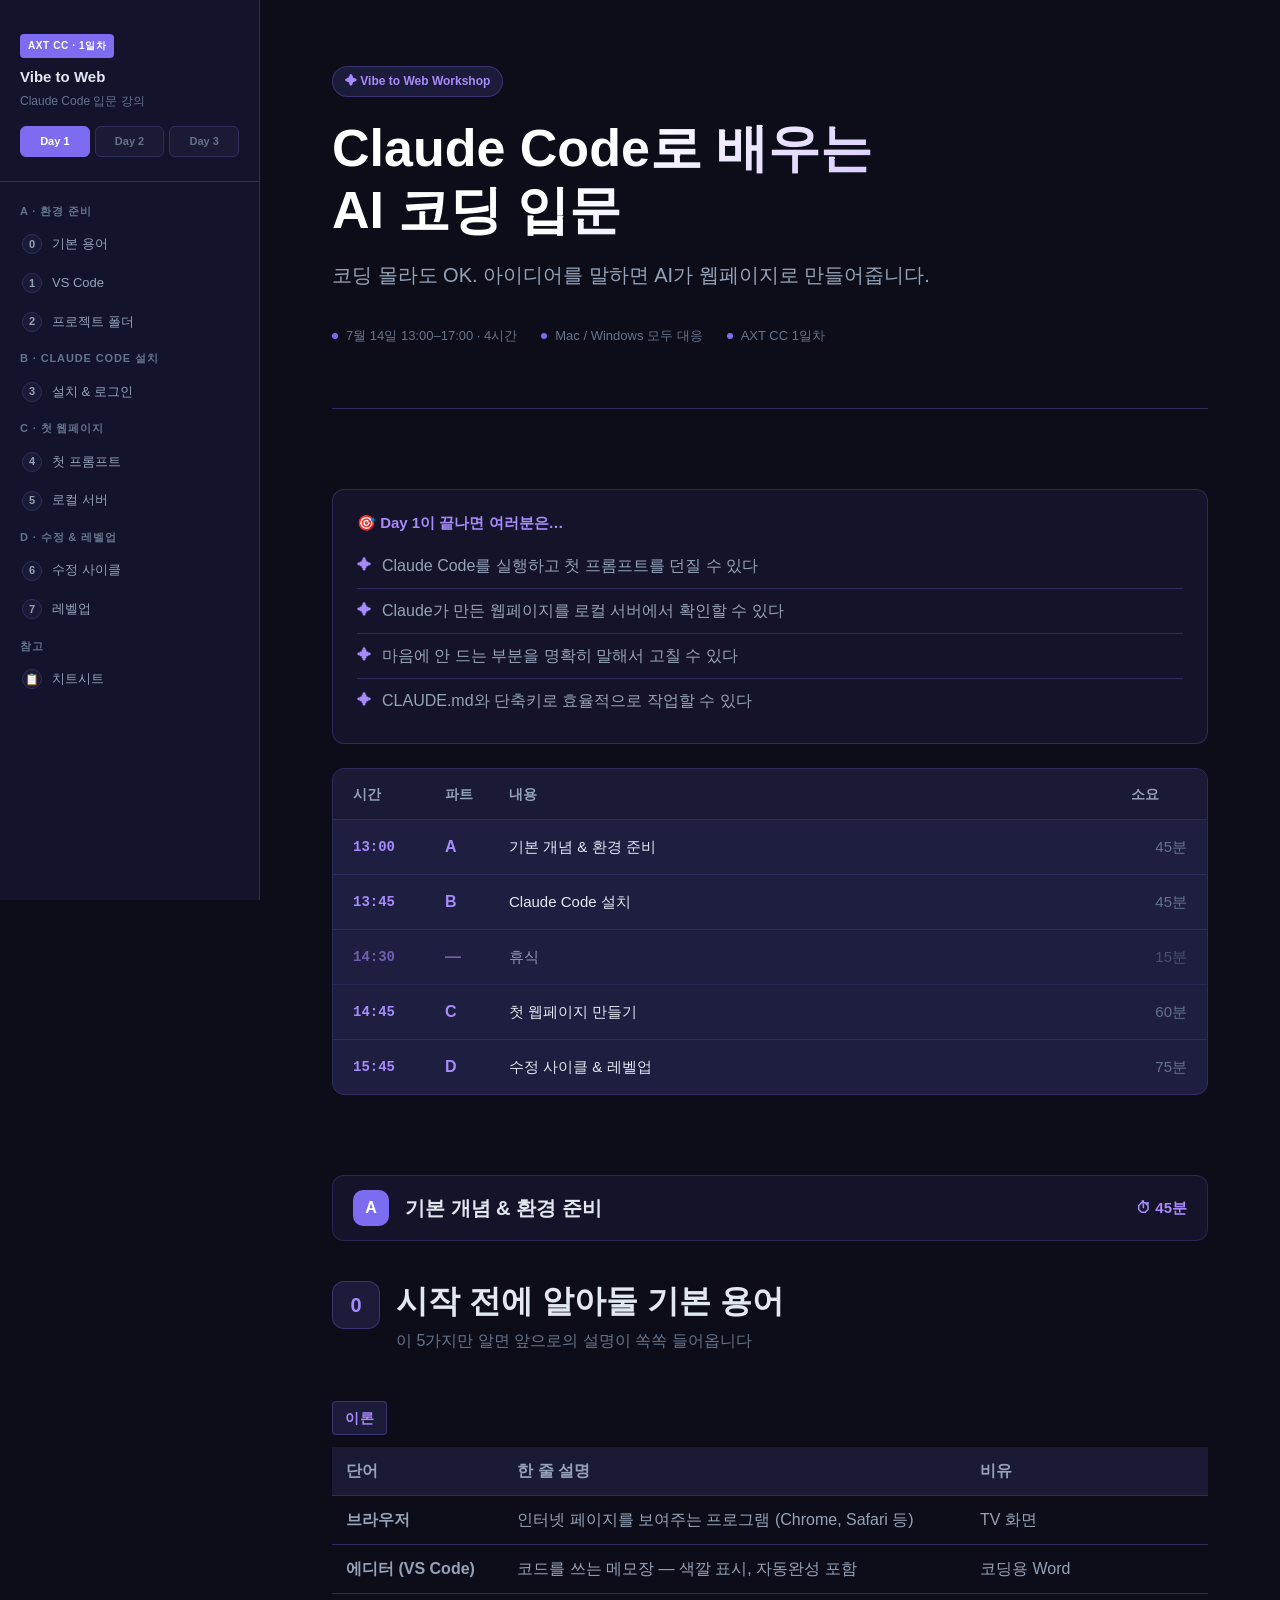
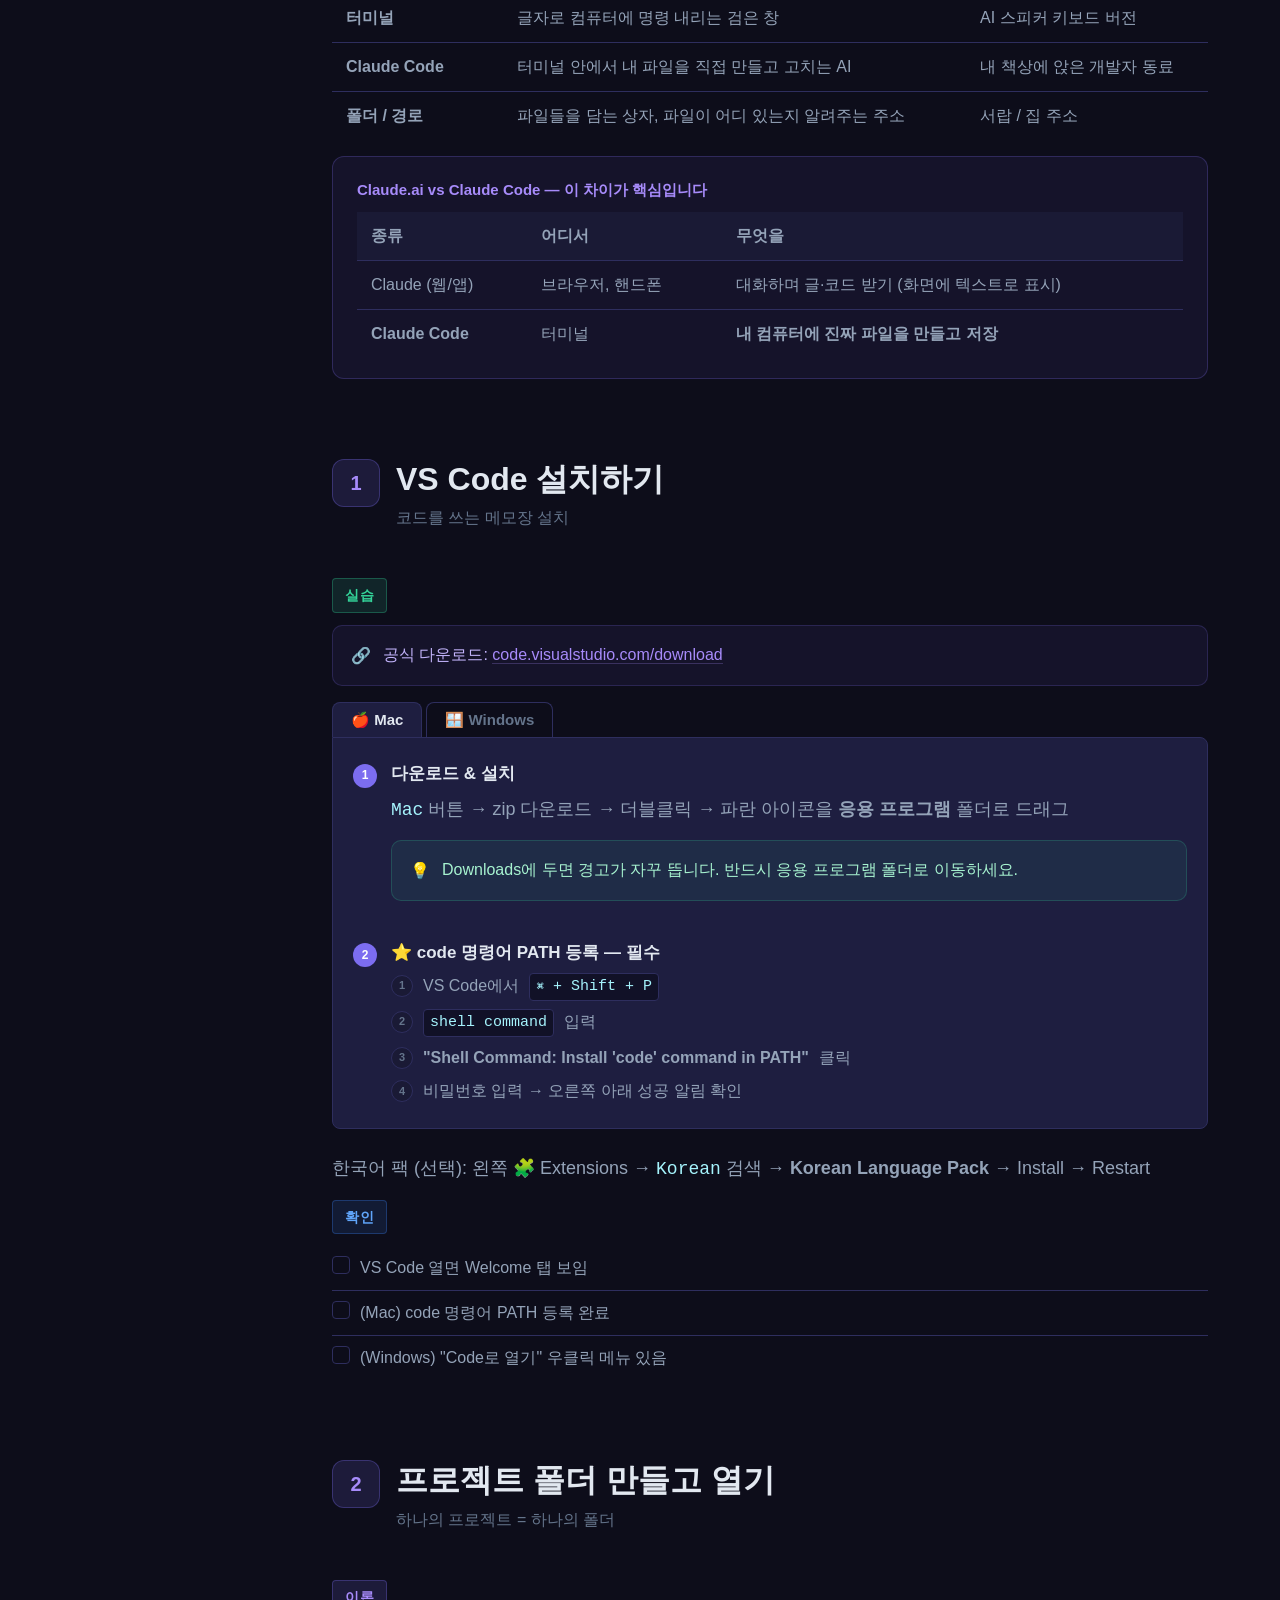
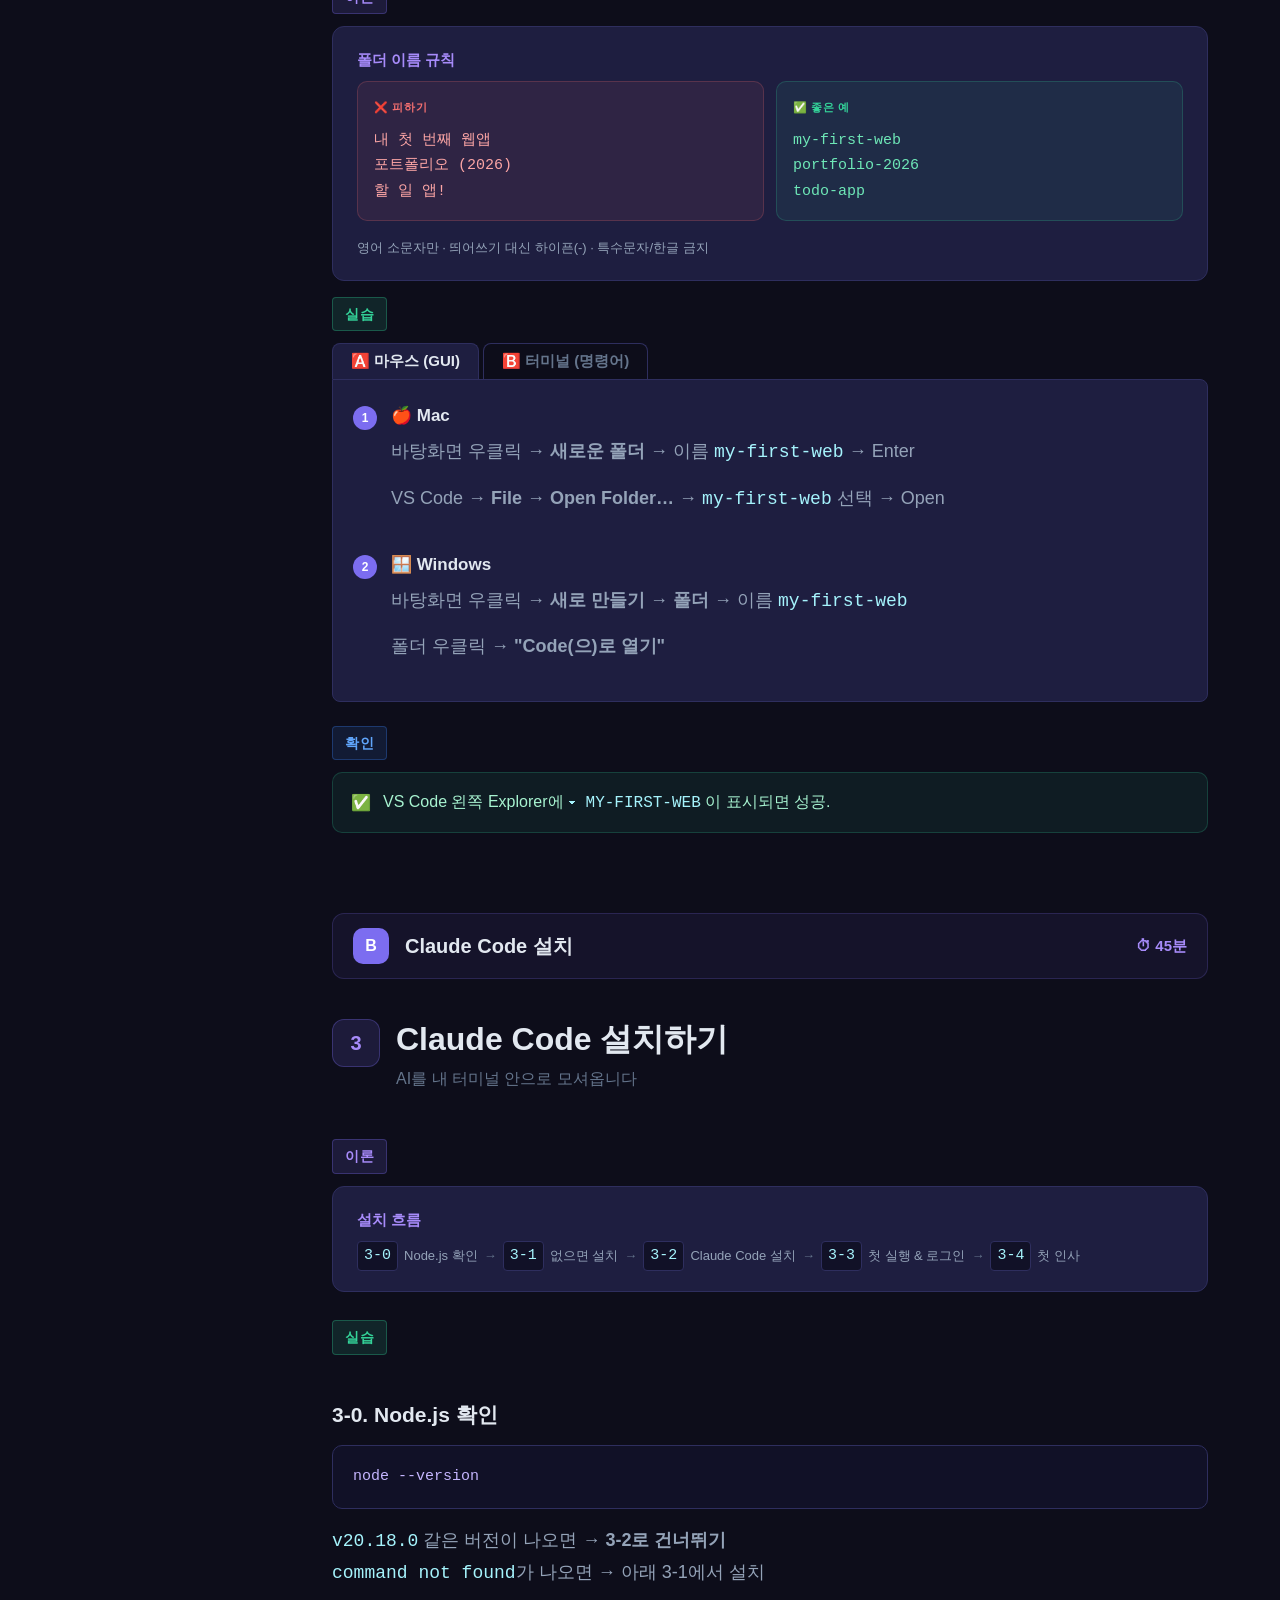
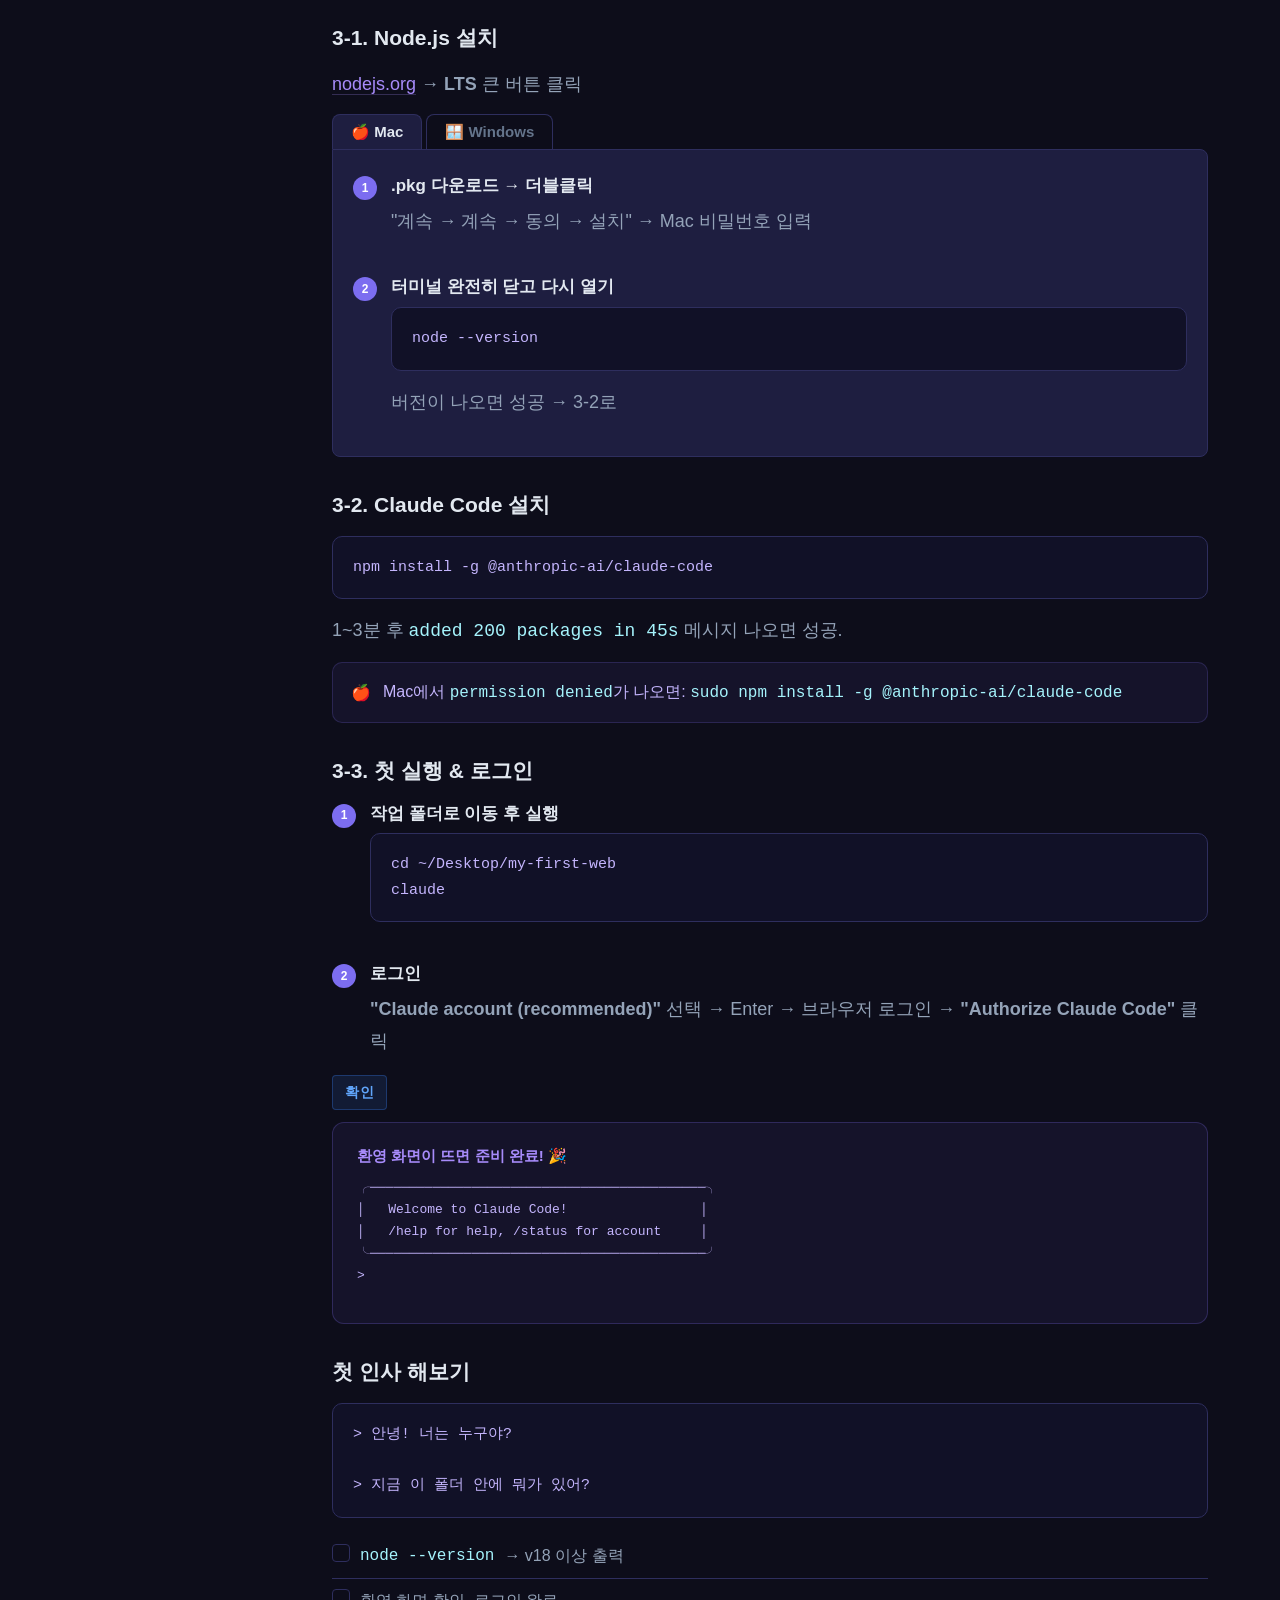
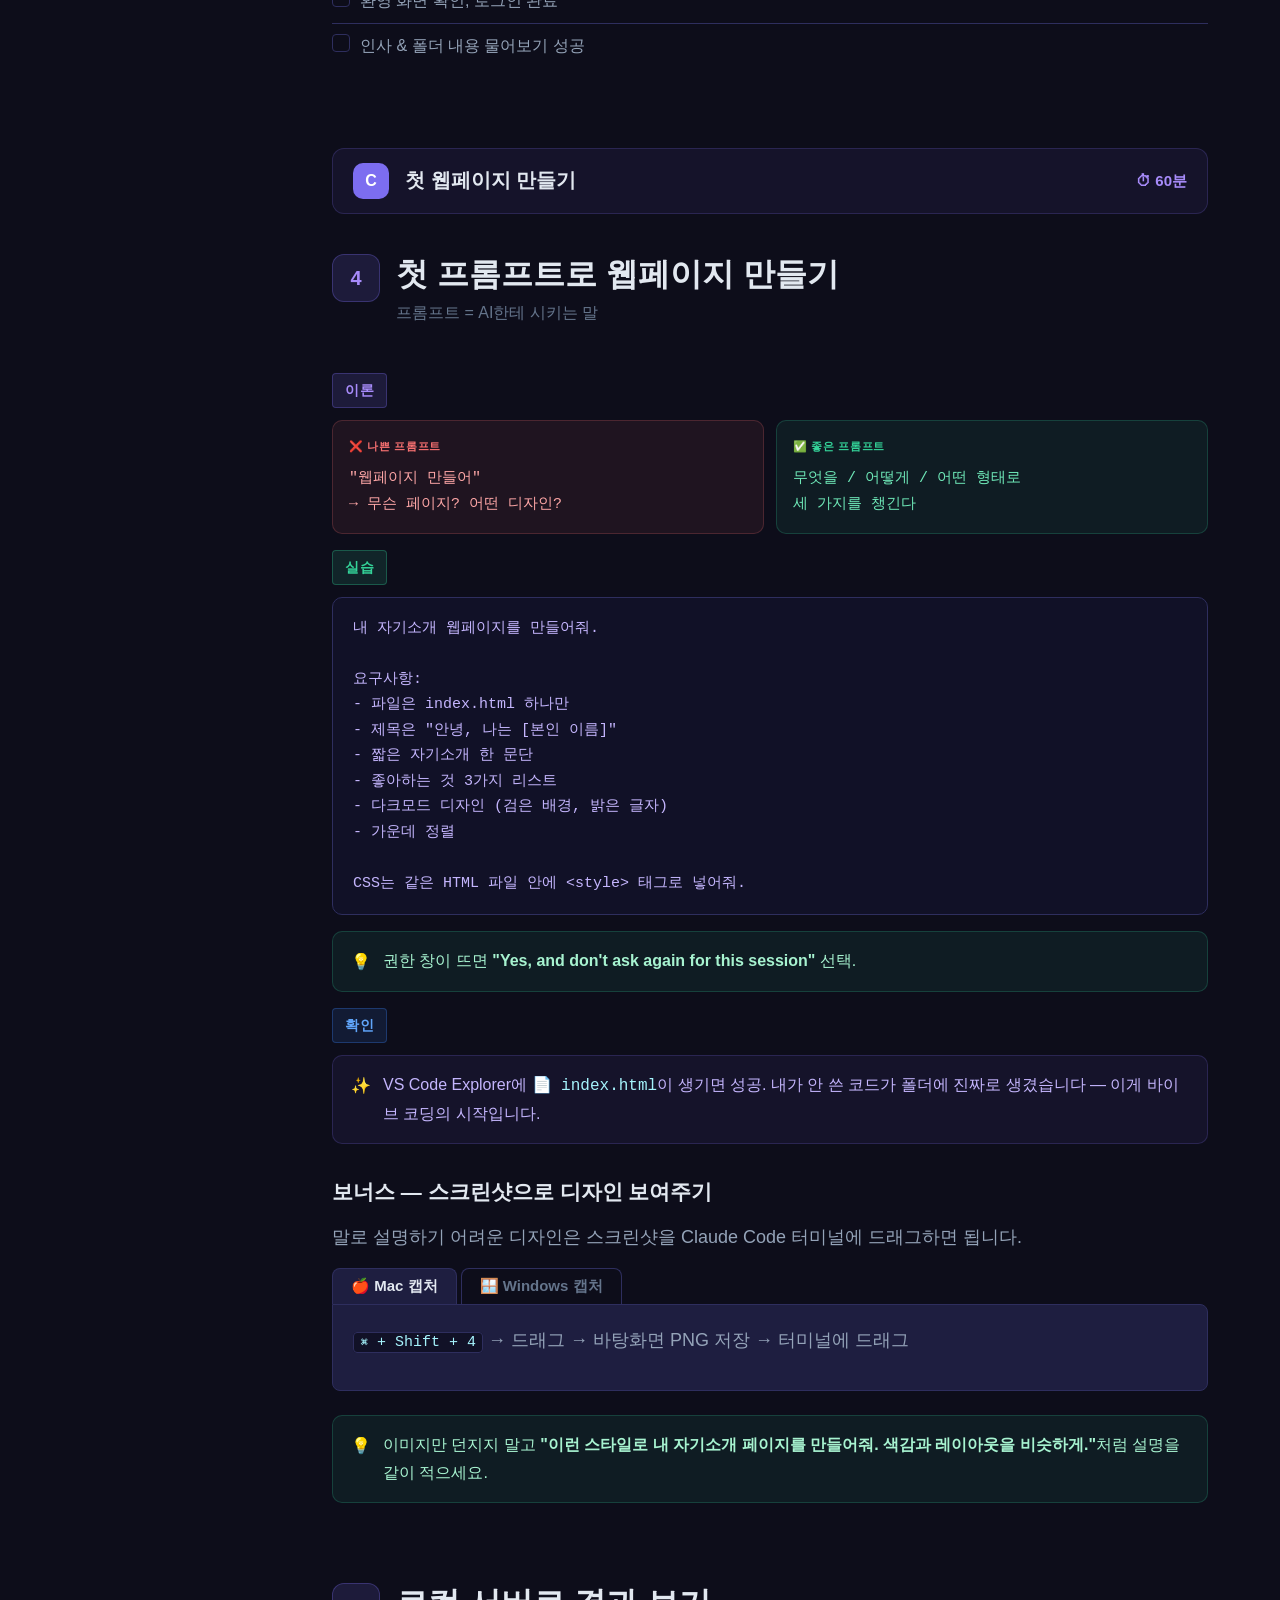
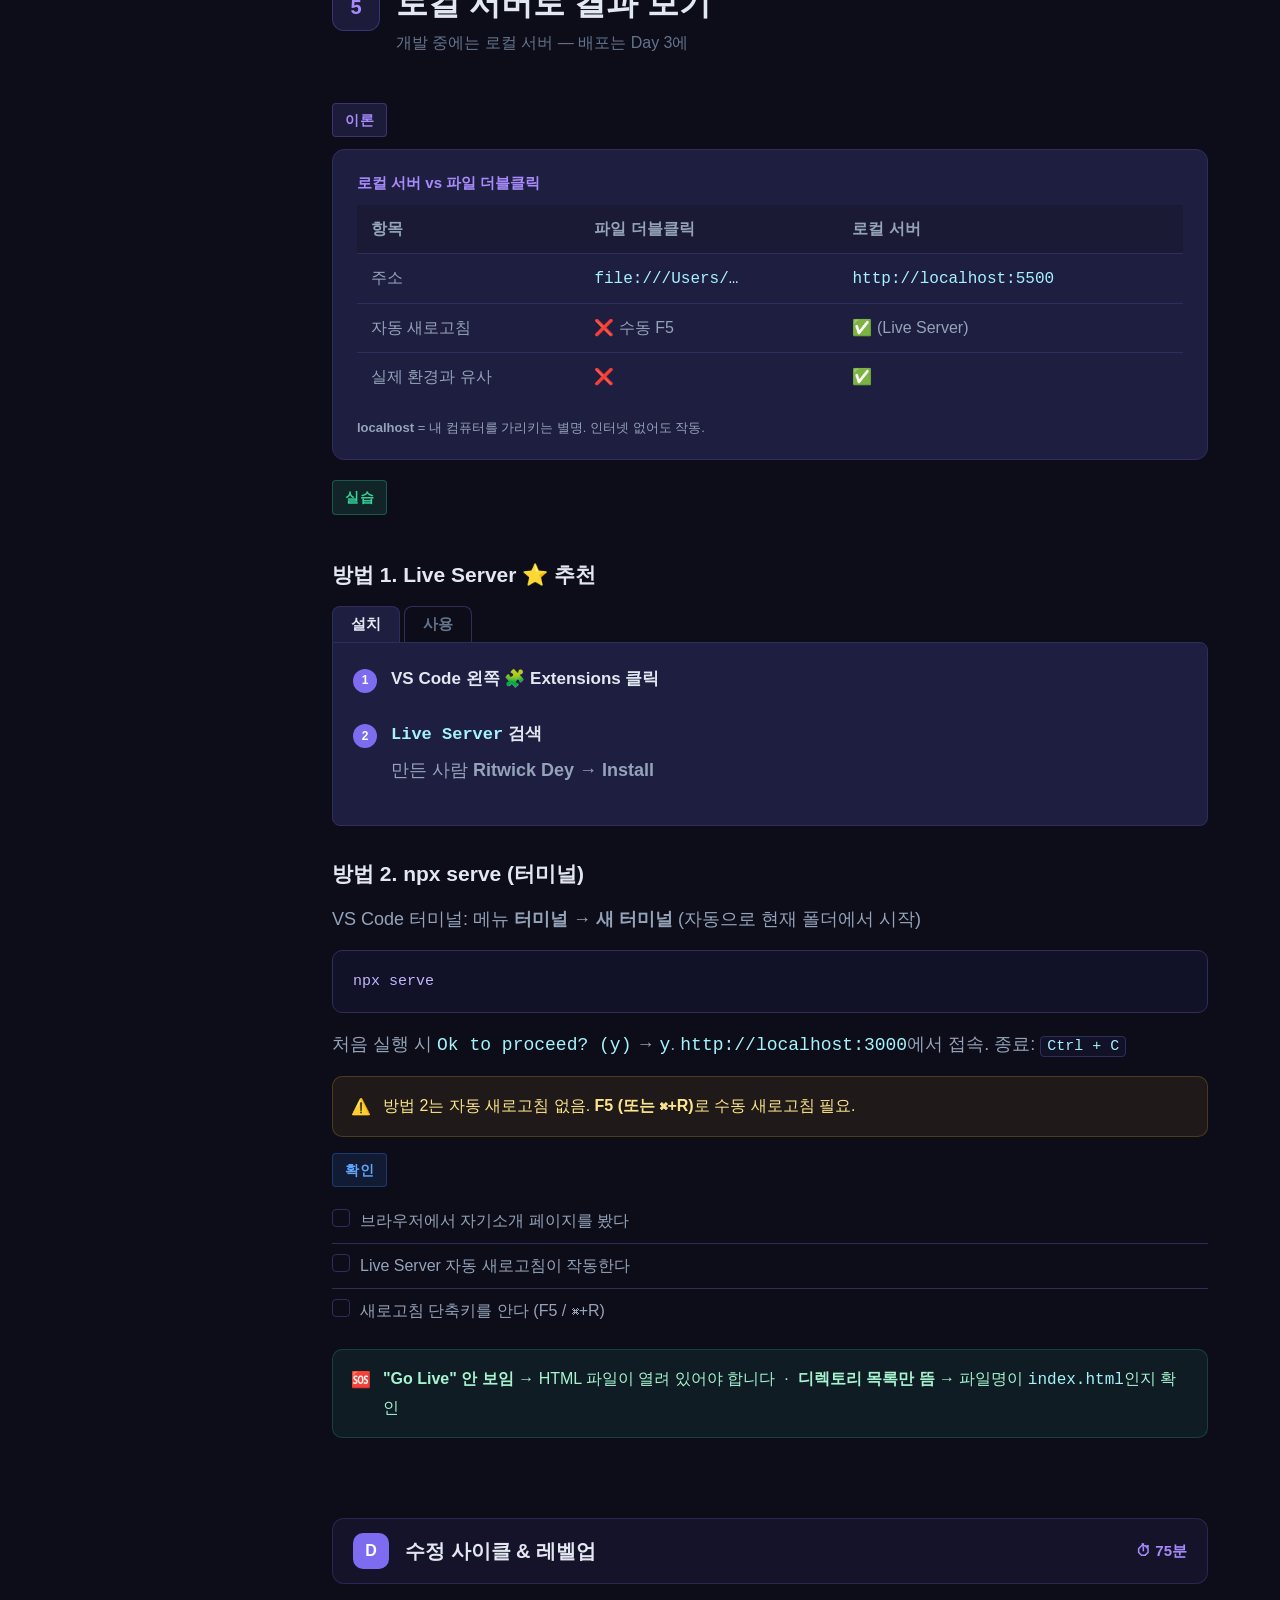
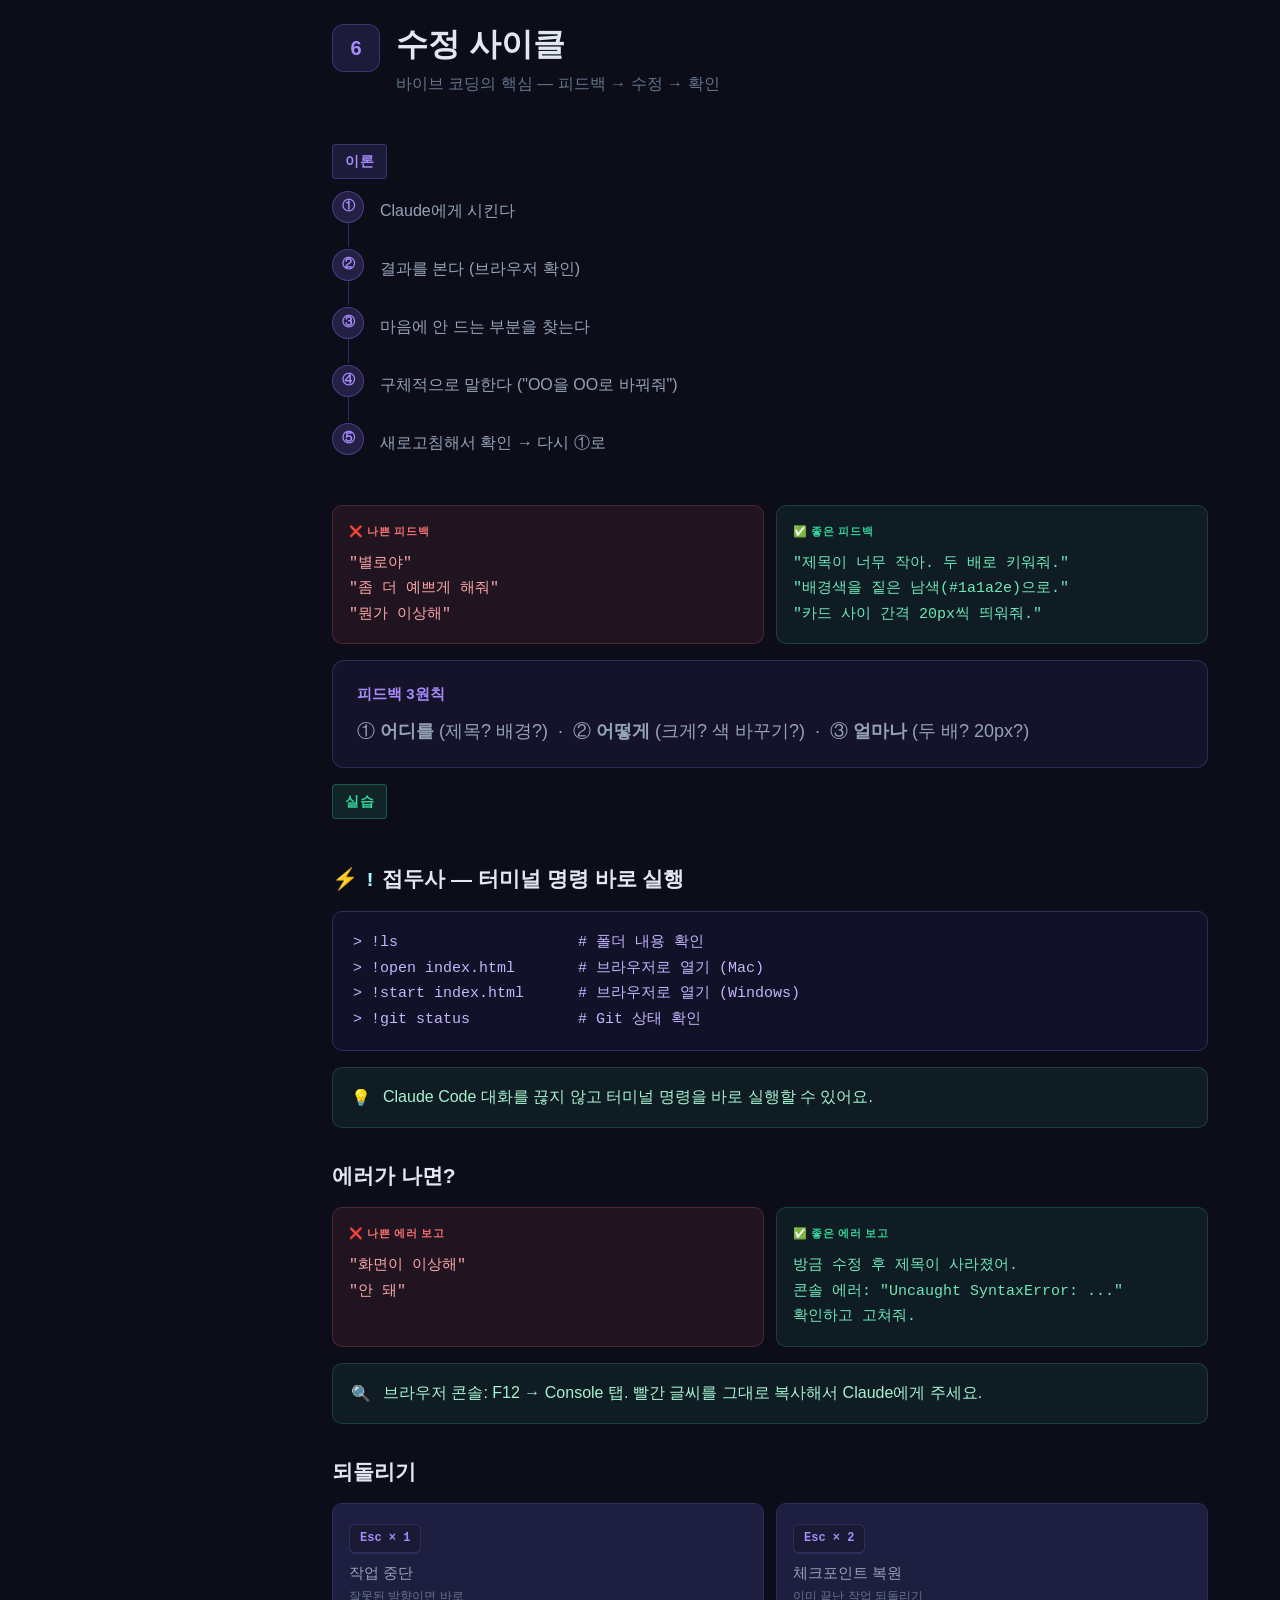
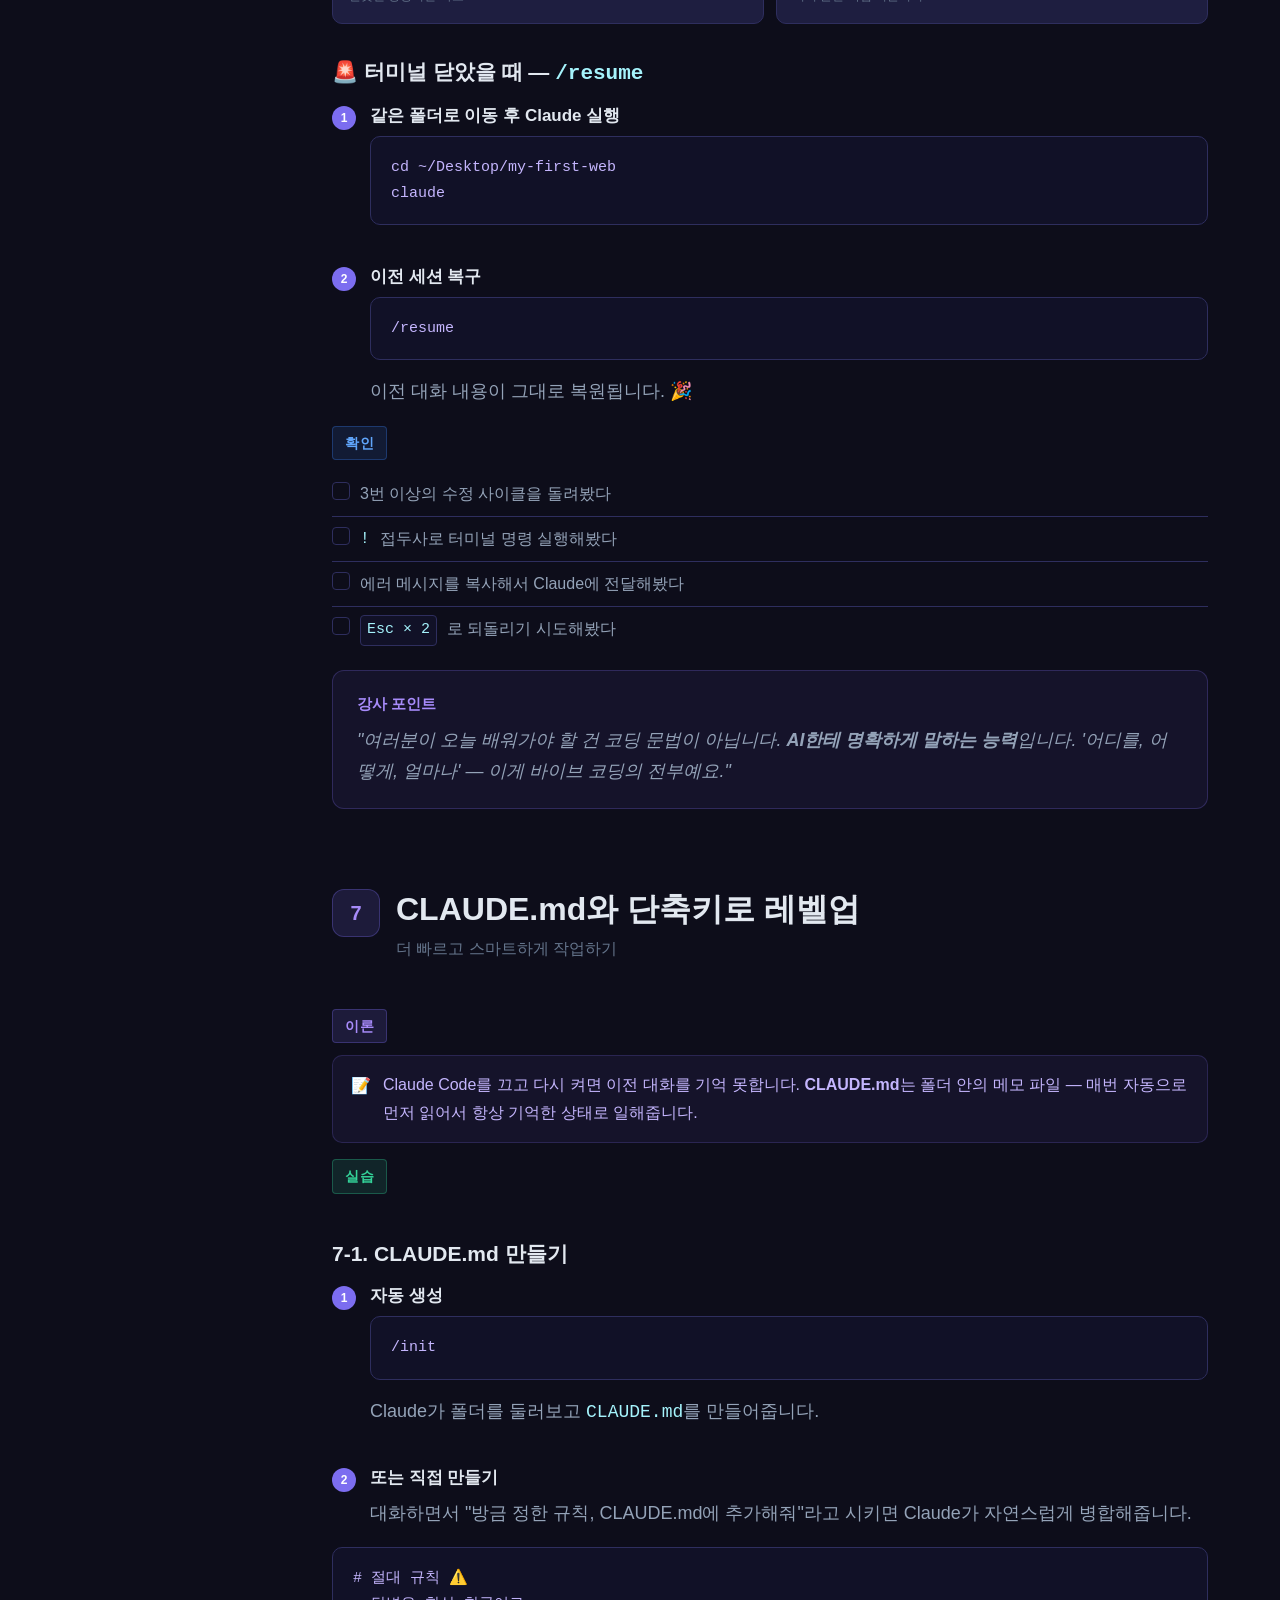
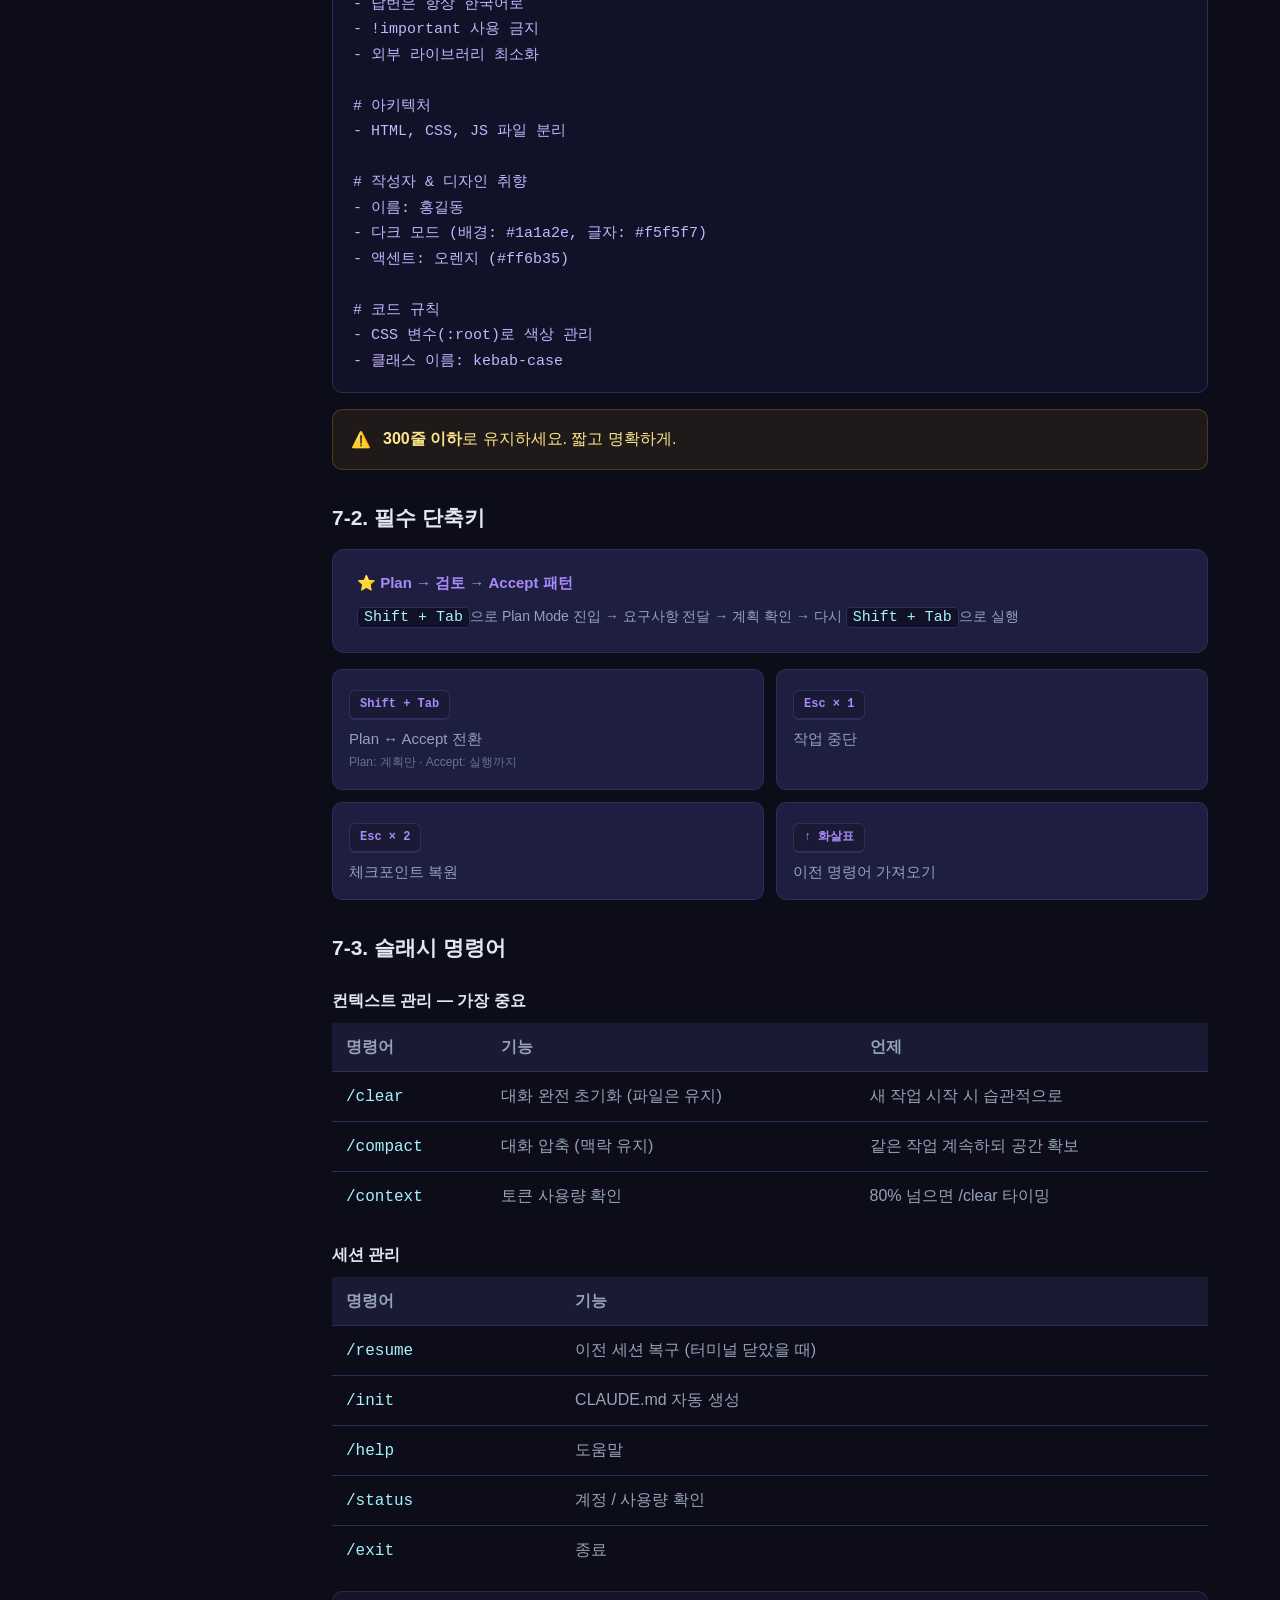
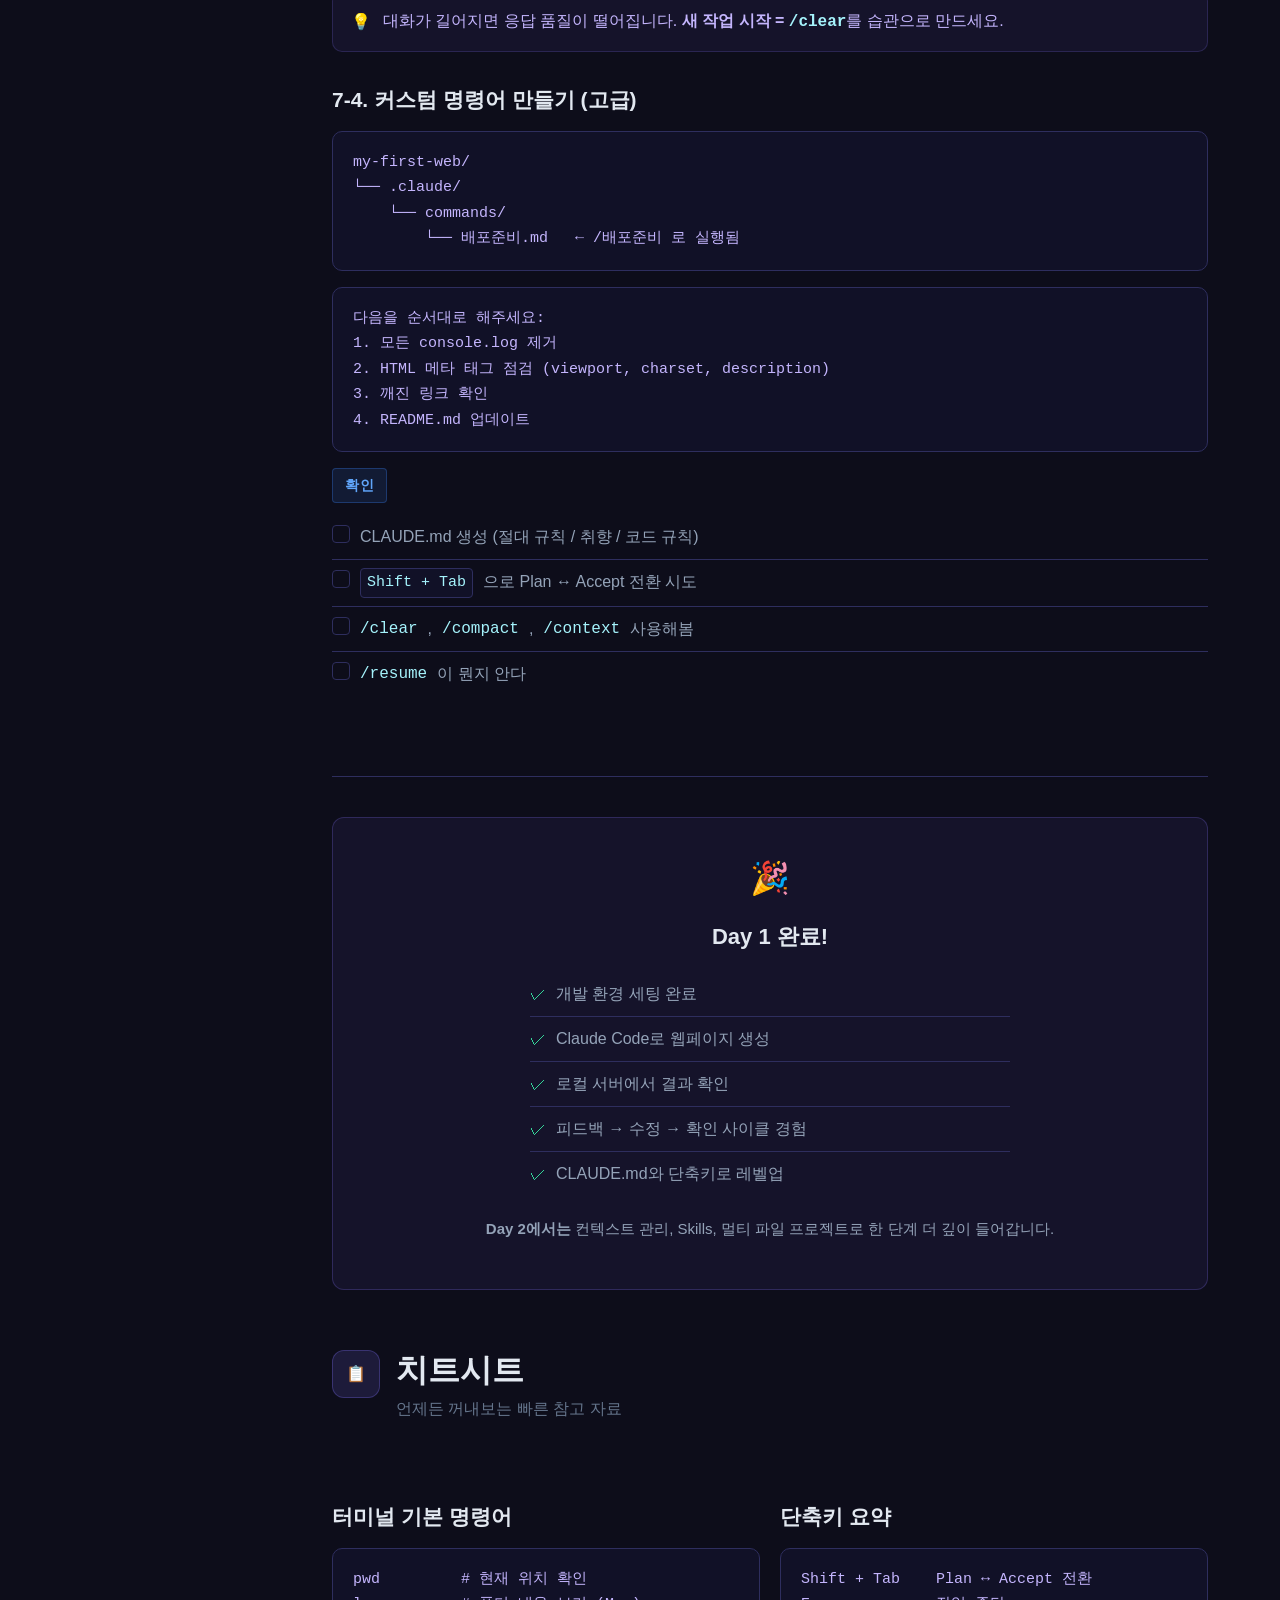
<file: index.html>
<!DOCTYPE html>
<html lang="ko">
<head>
  <meta charset="UTF-8">
  <meta name="viewport" content="width=device-width, initial-scale=1.0">
  <title>Vibe to Web — Day 1 · Claude Code AI 코딩 입문</title>
  <link rel="stylesheet" href="style.css">
</head>
<body>

<div class="layout">

  <!-- ── Sidebar ── -->
  <aside class="sidebar">
    <div class="sidebar-logo">
      <div class="badge">AXT CC · 1일차</div>
      <h1>Vibe to Web</h1>
      <p>Claude Code 입문 강의</p>
      <div class="day-nav">
        <a href="index.html" class="active">Day 1</a>
        <a href="day2.html">Day 2</a>
        <a href="day3.html">Day 3</a>
      </div>
    </div>
    <nav>
      <div class="nav-section">
        <span class="nav-title">A · 환경 준비</span>
        <a class="nav-link" href="#step0"><span class="step-num">0</span>기본 용어</a>
        <a class="nav-link" href="#step1"><span class="step-num">1</span>VS Code</a>
        <a class="nav-link" href="#step2"><span class="step-num">2</span>프로젝트 폴더</a>
      </div>
      <div class="nav-section">
        <span class="nav-title">B · Claude Code 설치</span>
        <a class="nav-link" href="#step3"><span class="step-num">3</span>설치 &amp; 로그인</a>
      </div>
      <div class="nav-section">
        <span class="nav-title">C · 첫 웹페이지</span>
        <a class="nav-link" href="#step4"><span class="step-num">4</span>첫 프롬프트</a>
        <a class="nav-link" href="#step5"><span class="step-num">5</span>로컬 서버</a>
      </div>
      <div class="nav-section">
        <span class="nav-title">D · 수정 &amp; 레벨업</span>
        <a class="nav-link" href="#step6"><span class="step-num">6</span>수정 사이클</a>
        <a class="nav-link" href="#step7"><span class="step-num">7</span>레벨업</a>
      </div>
      <div class="nav-section">
        <span class="nav-title">참고</span>
        <a class="nav-link" href="#appendix"><span class="step-num">📋</span>치트시트</a>
      </div>
    </nav>
  </aside>

  <!-- ── Main ── -->
  <main>

    <!-- Hero -->
    <div class="hero" id="top">
      <div class="tag">✦ Vibe to Web Workshop</div>
      <h1>Claude Code로 배우는<br>AI 코딩 입문</h1>
      <p>코딩 몰라도 OK. 아이디어를 말하면 AI가 웹페이지로 만들어줍니다.</p>
      <div class="hero-meta">
        <div class="meta-item"><span class="dot"></span> 7월 14일 13:00–17:00 · 4시간</div>
        <div class="meta-item"><span class="dot"></span> Mac / Windows 모두 대응</div>
        <div class="meta-item"><span class="dot"></span> AXT CC 1일차</div>
      </div>
    </div>

    <!-- Day 1 목표 -->
    <div class="card accent" style="margin-bottom: 24px;">
      <div class="card-title">🎯 Day 1이 끝나면 여러분은…</div>
      <ul class="checklist" style="margin-bottom:0;">
        <li><span style="color:var(--accent2); font-size:15px;">✦</span> Claude Code를 실행하고 첫 프롬프트를 던질 수 있다</li>
        <li><span style="color:var(--accent2); font-size:15px;">✦</span> Claude가 만든 웹페이지를 로컬 서버에서 확인할 수 있다</li>
        <li><span style="color:var(--accent2); font-size:15px;">✦</span> 마음에 안 드는 부분을 명확히 말해서 고칠 수 있다</li>
        <li><span style="color:var(--accent2); font-size:15px;">✦</span> CLAUDE.md와 단축키로 효율적으로 작업할 수 있다</li>
      </ul>
    </div>

    <!-- Timetable -->
    <div class="timetable" style="margin-bottom:80px;">
      <div class="timetable-row timetable-header">
        <span>시간</span><span>파트</span><span>내용</span><span>소요</span>
      </div>
      <div class="timetable-row">
        <span class="tt-time">13:00</span>
        <span class="tt-part">A</span>
        <span class="tt-title">기본 개념 &amp; 환경 준비</span>
        <span class="tt-dur">45분</span>
      </div>
      <div class="timetable-row">
        <span class="tt-time">13:45</span>
        <span class="tt-part">B</span>
        <span class="tt-title">Claude Code 설치</span>
        <span class="tt-dur">45분</span>
      </div>
      <div class="timetable-row" style="opacity:.6;">
        <span class="tt-time">14:30</span>
        <span class="tt-part">—</span>
        <span class="tt-title">휴식</span>
        <span class="tt-dur">15분</span>
      </div>
      <div class="timetable-row">
        <span class="tt-time">14:45</span>
        <span class="tt-part">C</span>
        <span class="tt-title">첫 웹페이지 만들기</span>
        <span class="tt-dur">60분</span>
      </div>
      <div class="timetable-row">
        <span class="tt-time">15:45</span>
        <span class="tt-part">D</span>
        <span class="tt-title">수정 사이클 &amp; 레벨업</span>
        <span class="tt-dur">75분</span>
      </div>
    </div>

    <!-- ════════════════════════════════
         PART A — 환경 준비
    ═════════════════════════════════ -->
    <div class="part-section" id="part-a">
      <div class="part-header">
        <div class="part-badge">A</div>
        <div class="part-title">기본 개념 &amp; 환경 준비</div>
        <div class="part-duration">⏱ 45분</div>
      </div>

      <!-- ── 0단계 ── -->
      <section class="step-section" id="step0">
        <div class="step-header">
          <div class="step-badge">0</div>
          <div class="step-header-text">
            <h2>시작 전에 알아둘 기본 용어</h2>
            <p class="step-sub">이 5가지만 알면 앞으로의 설명이 쏙쏙 들어옵니다</p>
          </div>
        </div>

        <span class="section-label label-theory">이론</span>
        <div class="table-wrap">
          <table>
            <thead><tr><th>단어</th><th>한 줄 설명</th><th>비유</th></tr></thead>
            <tbody>
              <tr><td><strong>브라우저</strong></td><td>인터넷 페이지를 보여주는 프로그램 (Chrome, Safari 등)</td><td>TV 화면</td></tr>
              <tr><td><strong>에디터 (VS Code)</strong></td><td>코드를 쓰는 메모장 — 색깔 표시, 자동완성 포함</td><td>코딩용 Word</td></tr>
              <tr><td><strong>터미널</strong></td><td>글자로 컴퓨터에 명령 내리는 검은 창</td><td>AI 스피커 키보드 버전</td></tr>
              <tr><td><strong>Claude Code</strong></td><td>터미널 안에서 내 파일을 직접 만들고 고치는 AI</td><td>내 책상에 앉은 개발자 동료</td></tr>
              <tr><td><strong>폴더 / 경로</strong></td><td>파일들을 담는 상자, 파일이 어디 있는지 알려주는 주소</td><td>서랍 / 집 주소</td></tr>
            </tbody>
          </table>
        </div>

        <div class="card accent">
          <div class="card-title">Claude.ai vs Claude Code — 이 차이가 핵심입니다</div>
          <table>
            <thead><tr><th>종류</th><th>어디서</th><th>무엇을</th></tr></thead>
            <tbody>
              <tr><td>Claude (웹/앱)</td><td>브라우저, 핸드폰</td><td>대화하며 글·코드 받기 (화면에 텍스트로 표시)</td></tr>
              <tr><td><strong>Claude Code</strong></td><td>터미널</td><td><strong>내 컴퓨터에 진짜 파일을 만들고 저장</strong></td></tr>
            </tbody>
          </table>
        </div>
      </section>

      <!-- ── 1단계 ── -->
      <section class="step-section" id="step1">
        <div class="step-header">
          <div class="step-badge">1</div>
          <div class="step-header-text">
            <h2>VS Code 설치하기</h2>
            <p class="step-sub">코드를 쓰는 메모장 설치</p>
          </div>
        </div>

        <span class="section-label label-practice">실습</span>
        <div class="info">
          <span class="info-icon">🔗</span>
          <div>공식 다운로드: <a class="ext-link" href="https://code.visualstudio.com/download" target="_blank">code.visualstudio.com/download</a></div>
        </div>

        <div class="os-tabs">
          <div class="tab-buttons">
            <button class="tab-btn active" onclick="switchTab(this, 'mac1')">🍎 Mac</button>
            <button class="tab-btn" onclick="switchTab(this, 'win1')">🪟 Windows</button>
          </div>
          <div class="tab-content active" id="mac1">
            <ol class="step-list">
              <li>
                <div>
                  <div class="step-list-title">다운로드 &amp; 설치</div>
                  <p><code>Mac</code> 버튼 → zip 다운로드 → 더블클릭 → 파란 아이콘을 <strong>응용 프로그램</strong> 폴더로 드래그</p>
                  <div class="tip">
                    <span class="tip-icon">💡</span>
                    <div>Downloads에 두면 경고가 자꾸 뜹니다. 반드시 응용 프로그램 폴더로 이동하세요.</div>
                  </div>
                </div>
              </li>
              <li>
                <div>
                  <div class="step-list-title">⭐ code 명령어 PATH 등록 — 필수</div>
                  <ol class="sub-ol">
                    <li>VS Code에서 <span class="inline-code">⌘ + Shift + P</span></li>
                    <li><span class="inline-code">shell command</span> 입력</li>
                    <li><strong>"Shell Command: Install 'code' command in PATH"</strong> 클릭</li>
                    <li>비밀번호 입력 → 오른쪽 아래 성공 알림 확인</li>
                  </ol>
                </div>
              </li>
            </ol>
          </div>
          <div class="tab-content" id="win1">
            <ol class="step-list">
              <li>
                <div>
                  <div class="step-list-title">다운로드 &amp; 설치</div>
                  <p><code>Windows</code> 버튼 → <code>.exe</code> 다운로드 → 더블클릭 설치</p>
                </div>
              </li>
              <li>
                <div>
                  <div class="step-list-title">⭐ PATH 체크박스 — 필수</div>
                  <div class="warn">
                    <span class="warn-icon">⚠️</span>
                    <div>"추가 작업 선택" 화면에서 <strong>PATH에 추가</strong>를 반드시 체크하세요.</div>
                  </div>
                  <pre><code>☑ PATH에 추가  ← ⭐ 매우 중요</code></pre>
                </div>
              </li>
            </ol>
          </div>
        </div>

        <p>한국어 팩 (선택): 왼쪽 🧩 Extensions → <code>Korean</code> 검색 → <strong>Korean Language Pack</strong> → Install → Restart</p>

        <span class="section-label label-verify">확인</span>
        <ul class="checklist">
          <li><span class="check-box"></span>VS Code 열면 Welcome 탭 보임</li>
          <li><span class="check-box"></span>(Mac) code 명령어 PATH 등록 완료</li>
          <li><span class="check-box"></span>(Windows) "Code로 열기" 우클릭 메뉴 있음</li>
        </ul>
      </section>

      <!-- ── 2단계 ── -->
      <section class="step-section" id="step2">
        <div class="step-header">
          <div class="step-badge">2</div>
          <div class="step-header-text">
            <h2>프로젝트 폴더 만들고 열기</h2>
            <p class="step-sub">하나의 프로젝트 = 하나의 폴더</p>
          </div>
        </div>

        <span class="section-label label-theory">이론</span>
        <div class="card">
          <div class="card-title">폴더 이름 규칙</div>
          <div class="compare">
            <div class="compare-bad">
              <div class="compare-label">❌ 피하기</div>
              <pre><code>내 첫 번째 웹앱
포트폴리오 (2026)
할 일 앱!</code></pre>
            </div>
            <div class="compare-good">
              <div class="compare-label">✅ 좋은 예</div>
              <pre><code>my-first-web
portfolio-2026
todo-app</code></pre>
            </div>
          </div>
          <p style="font-size:13px; margin-top:8px; margin-bottom:0;">영어 소문자만 · 띄어쓰기 대신 하이픈(-) · 특수문자/한글 금지</p>
        </div>

        <span class="section-label label-practice">실습</span>
        <div class="os-tabs">
          <div class="tab-buttons">
            <button class="tab-btn active" onclick="switchTab(this, 'mac2')">🅰️ 마우스 (GUI)</button>
            <button class="tab-btn" onclick="switchTab(this, 'term2')">🅱️ 터미널 (명령어)</button>
          </div>
          <div class="tab-content active" id="mac2">
            <ol class="step-list">
              <li>
                <div>
                  <div class="step-list-title">🍎 Mac</div>
                  <p>바탕화면 우클릭 → <strong>새로운 폴더</strong> → 이름 <code>my-first-web</code> → Enter</p>
                  <p>VS Code → <strong>File → Open Folder…</strong> → <code>my-first-web</code> 선택 → Open</p>
                </div>
              </li>
              <li>
                <div>
                  <div class="step-list-title">🪟 Windows</div>
                  <p>바탕화면 우클릭 → <strong>새로 만들기 → 폴더</strong> → 이름 <code>my-first-web</code></p>
                  <p>폴더 우클릭 → <strong>"Code(으)로 열기"</strong></p>
                </div>
              </li>
            </ol>
          </div>
          <div class="tab-content" id="term2">
            <ol class="step-list">
              <li>
                <div>
                  <div class="step-list-title">기본 명령어 4개</div>
                  <pre><code>pwd               # 현재 위치 확인
cd 폴더이름        # 폴더 이동
mkdir 폴더이름     # 새 폴더 만들기
code .            # VS Code로 열기</code></pre>
                </div>
              </li>
              <li>
                <div>
                  <div class="step-list-title">🍎 Mac</div>
                  <pre><code>cd ~/Desktop
mkdir my-first-web
cd my-first-web
code .</code></pre>
                </div>
              </li>
              <li>
                <div>
                  <div class="step-list-title">🪟 Windows PowerShell</div>
                  <pre><code>cd $HOME\Desktop
mkdir my-first-web
cd my-first-web
code .</code></pre>
                </div>
              </li>
            </ol>
          </div>
        </div>

        <span class="section-label label-verify">확인</span>
        <div class="tip">
          <span class="tip-icon">✅</span>
          <div>VS Code 왼쪽 Explorer에 <code>▾ MY-FIRST-WEB</code> 이 표시되면 성공.</div>
        </div>
      </section>
    </div><!-- /part-a -->

    <!-- ════════════════════════════════
         PART B — Claude Code 설치
    ═════════════════════════════════ -->
    <div class="part-section" id="part-b">
      <div class="part-header">
        <div class="part-badge">B</div>
        <div class="part-title">Claude Code 설치</div>
        <div class="part-duration">⏱ 45분</div>
      </div>

      <!-- ── 3단계 ── -->
      <section class="step-section" id="step3">
        <div class="step-header">
          <div class="step-badge">3</div>
          <div class="step-header-text">
            <h2>Claude Code 설치하기</h2>
            <p class="step-sub">AI를 내 터미널 안으로 모셔옵니다</p>
          </div>
        </div>

        <span class="section-label label-theory">이론</span>
        <div class="card" style="margin-bottom:28px;">
          <div class="card-title">설치 흐름</div>
          <div style="display:flex; align-items:center; gap:6px; flex-wrap:wrap; font-size:13px; color:var(--text2);">
            <span class="inline-code">3-0</span><span>Node.js 확인</span>
            <span style="color:var(--text3);">→</span>
            <span class="inline-code">3-1</span><span>없으면 설치</span>
            <span style="color:var(--text3);">→</span>
            <span class="inline-code">3-2</span><span>Claude Code 설치</span>
            <span style="color:var(--text3);">→</span>
            <span class="inline-code">3-3</span><span>첫 실행 &amp; 로그인</span>
            <span style="color:var(--text3);">→</span>
            <span class="inline-code">3-4</span><span>첫 인사</span>
          </div>
        </div>

        <span class="section-label label-practice">실습</span>
        <h3>3-0. Node.js 확인</h3>
        <pre><code>node --version</code></pre>
        <p><code>v20.18.0</code> 같은 버전이 나오면 → <strong>3-2로 건너뛰기</strong><br>
        <code>command not found</code>가 나오면 → 아래 3-1에서 설치</p>

        <h3>3-1. Node.js 설치</h3>
        <p><a class="ext-link" href="https://nodejs.org" target="_blank">nodejs.org</a> → <strong>LTS</strong> 큰 버튼 클릭</p>

        <div class="os-tabs">
          <div class="tab-buttons">
            <button class="tab-btn active" onclick="switchTab(this, 'mac31')">🍎 Mac</button>
            <button class="tab-btn" onclick="switchTab(this, 'win31')">🪟 Windows</button>
          </div>
          <div class="tab-content active" id="mac31">
            <ol class="step-list">
              <li>
                <div>
                  <div class="step-list-title">.pkg 다운로드 → 더블클릭</div>
                  <p>"계속 → 계속 → 동의 → 설치" → Mac 비밀번호 입력</p>
                </div>
              </li>
              <li>
                <div>
                  <div class="step-list-title">터미널 완전히 닫고 다시 열기</div>
                  <pre><code>node --version</code></pre>
                  <p>버전이 나오면 성공 → 3-2로</p>
                </div>
              </li>
            </ol>
          </div>
          <div class="tab-content" id="win31">
            <ol class="step-list">
              <li>
                <div>
                  <div class="step-list-title">.msi 다운로드 → 더블클릭 → Next 계속</div>
                  <div class="warn">
                    <span class="warn-icon">⚠️</span>
                    <div><strong>"Automatically install the necessary tools"</strong>는 <strong>체크하지 마세요</strong>.</div>
                  </div>
                </div>
              </li>
              <li>
                <div>
                  <div class="step-list-title">PowerShell 닫고 다시 열기</div>
                  <pre><code>node --version</code></pre>
                  <p>버전이 나오면 성공 → 3-2로</p>
                </div>
              </li>
            </ol>
          </div>
        </div>

        <h3>3-2. Claude Code 설치</h3>
        <pre><code>npm install -g @anthropic-ai/claude-code</code></pre>
        <p>1~3분 후 <code>added 200 packages in 45s</code> 메시지 나오면 성공.</p>
        <div class="info">
          <span class="info-icon">🍎</span>
          <div>Mac에서 <code>permission denied</code>가 나오면: <code>sudo npm install -g @anthropic-ai/claude-code</code></div>
        </div>

        <h3>3-3. 첫 실행 &amp; 로그인</h3>
        <ol class="step-list">
          <li>
            <div>
              <div class="step-list-title">작업 폴더로 이동 후 실행</div>
              <pre><code>cd ~/Desktop/my-first-web
claude</code></pre>
            </div>
          </li>
          <li>
            <div>
              <div class="step-list-title">로그인</div>
              <p><strong>"Claude account (recommended)"</strong> 선택 → Enter → 브라우저 로그인 → <strong>"Authorize Claude Code"</strong> 클릭</p>
            </div>
          </li>
        </ol>

        <span class="section-label label-verify">확인</span>
        <div class="card accent">
          <div class="card-title">환영 화면이 뜨면 준비 완료! 🎉</div>
          <pre style="background:transparent; border:none; padding:0; font-size:13px;"><code>╭───────────────────────────────────────────╮
│   Welcome to Claude Code!                 │
│   /help for help, /status for account     │
╰───────────────────────────────────────────╯
></code></pre>
        </div>

        <h3>첫 인사 해보기</h3>
        <pre><code>&gt; 안녕! 너는 누구야?

&gt; 지금 이 폴더 안에 뭐가 있어?</code></pre>

        <ul class="checklist">
          <li><span class="check-box"></span><code>node --version</code> → v18 이상 출력</li>
          <li><span class="check-box"></span>환영 화면 확인, 로그인 완료</li>
          <li><span class="check-box"></span>인사 &amp; 폴더 내용 물어보기 성공</li>
        </ul>
      </section>
    </div><!-- /part-b -->

    <!-- ════════════════════════════════
         PART C — 첫 웹페이지 만들기
    ═════════════════════════════════ -->
    <div class="part-section" id="part-c">
      <div class="part-header">
        <div class="part-badge">C</div>
        <div class="part-title">첫 웹페이지 만들기</div>
        <div class="part-duration">⏱ 60분</div>
      </div>

      <!-- ── 4단계 ── -->
      <section class="step-section" id="step4">
        <div class="step-header">
          <div class="step-badge">4</div>
          <div class="step-header-text">
            <h2>첫 프롬프트로 웹페이지 만들기</h2>
            <p class="step-sub">프롬프트 = AI한테 시키는 말</p>
          </div>
        </div>

        <span class="section-label label-theory">이론</span>
        <div class="compare">
          <div class="compare-bad">
            <div class="compare-label">❌ 나쁜 프롬프트</div>
            <pre><code>"웹페이지 만들어"
→ 무슨 페이지? 어떤 디자인?</code></pre>
          </div>
          <div class="compare-good">
            <div class="compare-label">✅ 좋은 프롬프트</div>
            <pre><code>무엇을 / 어떻게 / 어떤 형태로
세 가지를 챙긴다</code></pre>
          </div>
        </div>

        <span class="section-label label-practice">실습</span>
        <pre><code>내 자기소개 웹페이지를 만들어줘.

요구사항:
- 파일은 index.html 하나만
- 제목은 "안녕, 나는 [본인 이름]"
- 짧은 자기소개 한 문단
- 좋아하는 것 3가지 리스트
- 다크모드 디자인 (검은 배경, 밝은 글자)
- 가운데 정렬

CSS는 같은 HTML 파일 안에 &lt;style&gt; 태그로 넣어줘.</code></pre>

        <div class="tip">
          <span class="tip-icon">💡</span>
          <div>권한 창이 뜨면 <strong>"Yes, and don't ask again for this session"</strong> 선택.</div>
        </div>

        <span class="section-label label-verify">확인</span>
        <div class="info">
          <span class="info-icon">✨</span>
          <div>VS Code Explorer에 <code>📄 index.html</code>이 생기면 성공. 내가 안 쓴 코드가 폴더에 진짜로 생겼습니다 — 이게 바이브 코딩의 시작입니다.</div>
        </div>

        <h3>보너스 — 스크린샷으로 디자인 보여주기</h3>
        <p>말로 설명하기 어려운 디자인은 스크린샷을 Claude Code 터미널에 드래그하면 됩니다.</p>
        <div class="os-tabs">
          <div class="tab-buttons">
            <button class="tab-btn active" onclick="switchTab(this, 'ss_mac')">🍎 Mac 캡처</button>
            <button class="tab-btn" onclick="switchTab(this, 'ss_win')">🪟 Windows 캡처</button>
          </div>
          <div class="tab-content active" id="ss_mac">
            <p><span class="inline-code">⌘ + Shift + 4</span> → 드래그 → 바탕화면 PNG 저장 → 터미널에 드래그</p>
          </div>
          <div class="tab-content" id="ss_win">
            <p><span class="inline-code">Win + Shift + S</span> → 영역 선택 → 파일로 저장 후 터미널에 드래그</p>
          </div>
        </div>
        <div class="tip">
          <span class="tip-icon">💡</span>
          <div>이미지만 던지지 말고 <strong>"이런 스타일로 내 자기소개 페이지를 만들어줘. 색감과 레이아웃을 비슷하게."</strong>처럼 설명을 같이 적으세요.</div>
        </div>
      </section>

      <!-- ── 5단계 ── -->
      <section class="step-section" id="step5">
        <div class="step-header">
          <div class="step-badge">5</div>
          <div class="step-header-text">
            <h2>로컬 서버로 결과 보기</h2>
            <p class="step-sub">개발 중에는 로컬 서버 — 배포는 Day 3에</p>
          </div>
        </div>

        <span class="section-label label-theory">이론</span>
        <div class="card" style="margin-bottom:20px;">
          <div class="card-title">로컬 서버 vs 파일 더블클릭</div>
          <div class="table-wrap">
            <table>
              <thead><tr><th>항목</th><th>파일 더블클릭</th><th>로컬 서버</th></tr></thead>
              <tbody>
                <tr><td>주소</td><td><code>file:///Users/…</code></td><td><code>http://localhost:5500</code></td></tr>
                <tr><td>자동 새로고침</td><td>❌ 수동 F5</td><td>✅ (Live Server)</td></tr>
                <tr><td>실제 환경과 유사</td><td>❌</td><td>✅</td></tr>
              </tbody>
            </table>
          </div>
          <p style="margin:8px 0 0; font-size:13px;"><strong>localhost</strong> = 내 컴퓨터를 가리키는 별명. 인터넷 없어도 작동.</p>
        </div>

        <span class="section-label label-practice">실습</span>
        <h3>방법 1. Live Server ⭐ 추천</h3>
        <div class="os-tabs">
          <div class="tab-buttons">
            <button class="tab-btn active" onclick="switchTab(this, 'ls_install')">설치</button>
            <button class="tab-btn" onclick="switchTab(this, 'ls_use')">사용</button>
          </div>
          <div class="tab-content active" id="ls_install">
            <ol class="step-list">
              <li><div><div class="step-list-title">VS Code 왼쪽 🧩 Extensions 클릭</div></div></li>
              <li>
                <div>
                  <div class="step-list-title"><code>Live Server</code> 검색</div>
                  <p>만든 사람 <strong>Ritwick Dey</strong> → <strong>Install</strong></p>
                </div>
              </li>
            </ol>
          </div>
          <div class="tab-content" id="ls_use">
            <ol class="step-list">
              <li><div><div class="step-list-title">VS Code에서 <code>index.html</code> 파일 열기</div></div></li>
              <li>
                <div>
                  <div class="step-list-title">오른쪽 아래 <strong>[ Go Live ]</strong> 클릭</div>
                  <p>브라우저에서 <code>http://127.0.0.1:5500/index.html</code> 자동 열림</p>
                </div>
              </li>
              <li>
                <div>
                  <div class="step-list-title">파일 저장 시 자동 새로고침 ✨</div>
                  <div class="tip" style="margin-top:8px;">
                    <span class="tip-icon">💡</span>
                    <div>종료: 오른쪽 아래 <strong>"Port: 5500"</strong> 클릭</div>
                  </div>
                </div>
              </li>
            </ol>
          </div>
        </div>

        <h3>방법 2. npx serve (터미널)</h3>
        <p>VS Code 터미널: 메뉴 <strong>터미널 → 새 터미널</strong> (자동으로 현재 폴더에서 시작)</p>
        <pre><code>npx serve</code></pre>
        <p>처음 실행 시 <code>Ok to proceed? (y)</code> → <code>y</code>. <code>http://localhost:3000</code>에서 접속. 종료: <span class="inline-code">Ctrl + C</span></p>
        <div class="warn">
          <span class="warn-icon">⚠️</span>
          <div>방법 2는 자동 새로고침 없음. <strong>F5 (또는 ⌘+R)</strong>로 수동 새로고침 필요.</div>
        </div>

        <span class="section-label label-verify">확인</span>
        <ul class="checklist">
          <li><span class="check-box"></span>브라우저에서 자기소개 페이지를 봤다</li>
          <li><span class="check-box"></span>Live Server 자동 새로고침이 작동한다</li>
          <li><span class="check-box"></span>새로고침 단축키를 안다 (F5 / ⌘+R)</li>
        </ul>

        <div class="tip">
          <span class="tip-icon">🆘</span>
          <div><strong>"Go Live" 안 보임</strong> → HTML 파일이 열려 있어야 합니다 &nbsp;·&nbsp; <strong>디렉토리 목록만 뜸</strong> → 파일명이 <code>index.html</code>인지 확인</div>
        </div>
      </section>
    </div><!-- /part-c -->

    <!-- ════════════════════════════════
         PART D — 수정 사이클 & 레벨업
    ═════════════════════════════════ -->
    <div class="part-section" id="part-d">
      <div class="part-header">
        <div class="part-badge">D</div>
        <div class="part-title">수정 사이클 &amp; 레벨업</div>
        <div class="part-duration">⏱ 75분</div>
      </div>

      <!-- ── 6단계 ── -->
      <section class="step-section" id="step6">
        <div class="step-header">
          <div class="step-badge">6</div>
          <div class="step-header-text">
            <h2>수정 사이클</h2>
            <p class="step-sub">바이브 코딩의 핵심 — 피드백 → 수정 → 확인</p>
          </div>
        </div>

        <span class="section-label label-theory">이론</span>
        <div class="cycle">
          <div class="cycle-item">
            <div class="cycle-left"><div class="cycle-num">①</div><div class="cycle-line"></div></div>
            <div class="cycle-text">Claude에게 시킨다</div>
          </div>
          <div class="cycle-item">
            <div class="cycle-left"><div class="cycle-num">②</div><div class="cycle-line"></div></div>
            <div class="cycle-text">결과를 본다 (브라우저 확인)</div>
          </div>
          <div class="cycle-item">
            <div class="cycle-left"><div class="cycle-num">③</div><div class="cycle-line"></div></div>
            <div class="cycle-text">마음에 안 드는 부분을 찾는다</div>
          </div>
          <div class="cycle-item">
            <div class="cycle-left"><div class="cycle-num">④</div><div class="cycle-line"></div></div>
            <div class="cycle-text">구체적으로 말한다 ("OO을 OO로 바꿔줘")</div>
          </div>
          <div class="cycle-item">
            <div class="cycle-left"><div class="cycle-num">⑤</div></div>
            <div class="cycle-text">새로고침해서 확인 → 다시 ①로</div>
          </div>
        </div>

        <div class="compare">
          <div class="compare-bad">
            <div class="compare-label">❌ 나쁜 피드백</div>
            <pre><code>"별로야"
"좀 더 예쁘게 해줘"
"뭔가 이상해"</code></pre>
          </div>
          <div class="compare-good">
            <div class="compare-label">✅ 좋은 피드백</div>
            <pre><code>"제목이 너무 작아. 두 배로 키워줘."
"배경색을 짙은 남색(#1a1a2e)으로."
"카드 사이 간격 20px씩 띄워줘."</code></pre>
          </div>
        </div>

        <div class="card accent">
          <div class="card-title">피드백 3원칙</div>
          <p style="margin:0; color:var(--text2);">① <strong>어디를</strong> (제목? 배경?) &nbsp;·&nbsp; ② <strong>어떻게</strong> (크게? 색 바꾸기?) &nbsp;·&nbsp; ③ <strong>얼마나</strong> (두 배? 20px?)</p>
        </div>

        <span class="section-label label-practice">실습</span>
        <h3>⚡ <code>!</code> 접두사 — 터미널 명령 바로 실행</h3>
        <pre><code>&gt; !ls                    # 폴더 내용 확인
&gt; !open index.html       # 브라우저로 열기 (Mac)
&gt; !start index.html      # 브라우저로 열기 (Windows)
&gt; !git status            # Git 상태 확인</code></pre>
        <div class="tip">
          <span class="tip-icon">💡</span>
          <div>Claude Code 대화를 끊지 않고 터미널 명령을 바로 실행할 수 있어요.</div>
        </div>

        <h3>에러가 나면?</h3>
        <div class="compare">
          <div class="compare-bad">
            <div class="compare-label">❌ 나쁜 에러 보고</div>
            <pre><code>"화면이 이상해"
"안 돼"</code></pre>
          </div>
          <div class="compare-good">
            <div class="compare-label">✅ 좋은 에러 보고</div>
            <pre><code>방금 수정 후 제목이 사라졌어.
콘솔 에러: "Uncaught SyntaxError: ..."
확인하고 고쳐줘.</code></pre>
          </div>
        </div>
        <div class="tip">
          <span class="tip-icon">🔍</span>
          <div>브라우저 콘솔: F12 → Console 탭. 빨간 글씨를 그대로 복사해서 Claude에게 주세요.</div>
        </div>

        <h3>되돌리기</h3>
        <div class="shortcuts" style="grid-template-columns:1fr 1fr; margin-bottom:16px;">
          <div class="shortcut-card">
            <div class="shortcut-key">Esc × 1</div>
            <div class="shortcut-desc">작업 중단<br><span style="color:var(--text3); font-size:12px;">잘못된 방향이면 바로</span></div>
          </div>
          <div class="shortcut-card">
            <div class="shortcut-key">Esc × 2</div>
            <div class="shortcut-desc">체크포인트 복원<br><span style="color:var(--text3); font-size:12px;">이미 끝난 작업 되돌리기</span></div>
          </div>
        </div>

        <h3>🚨 터미널 닫았을 때 — <code>/resume</code></h3>
        <ol class="step-list">
          <li>
            <div>
              <div class="step-list-title">같은 폴더로 이동 후 Claude 실행</div>
              <pre><code>cd ~/Desktop/my-first-web
claude</code></pre>
            </div>
          </li>
          <li>
            <div>
              <div class="step-list-title">이전 세션 복구</div>
              <pre><code>/resume</code></pre>
              <p>이전 대화 내용이 그대로 복원됩니다. 🎉</p>
            </div>
          </li>
        </ol>

        <span class="section-label label-verify">확인</span>
        <ul class="checklist">
          <li><span class="check-box"></span>3번 이상의 수정 사이클을 돌려봤다</li>
          <li><span class="check-box"></span><code>!</code> 접두사로 터미널 명령 실행해봤다</li>
          <li><span class="check-box"></span>에러 메시지를 복사해서 Claude에 전달해봤다</li>
          <li><span class="check-box"></span><span class="inline-code">Esc × 2</span>로 되돌리기 시도해봤다</li>
        </ul>

        <div class="card accent">
          <div class="card-title">강사 포인트</div>
          <p style="margin:0; font-style:italic; color:var(--text2);">"여러분이 오늘 배워가야 할 건 코딩 문법이 아닙니다. <strong>AI한테 명확하게 말하는 능력</strong>입니다. '어디를, 어떻게, 얼마나' — 이게 바이브 코딩의 전부예요."</p>
        </div>
      </section>

      <!-- ── 7단계 ── -->
      <section class="step-section" id="step7">
        <div class="step-header">
          <div class="step-badge">7</div>
          <div class="step-header-text">
            <h2>CLAUDE.md와 단축키로 레벨업</h2>
            <p class="step-sub">더 빠르고 스마트하게 작업하기</p>
          </div>
        </div>

        <span class="section-label label-theory">이론</span>
        <div class="info">
          <span class="info-icon">📝</span>
          <div>Claude Code를 끄고 다시 켜면 이전 대화를 기억 못합니다. <strong>CLAUDE.md</strong>는 폴더 안의 메모 파일 — 매번 자동으로 먼저 읽어서 항상 기억한 상태로 일해줍니다.</div>
        </div>

        <span class="section-label label-practice">실습</span>
        <h3>7-1. CLAUDE.md 만들기</h3>
        <ol class="step-list">
          <li>
            <div>
              <div class="step-list-title">자동 생성</div>
              <pre><code>/init</code></pre>
              <p>Claude가 폴더를 둘러보고 <code>CLAUDE.md</code>를 만들어줍니다.</p>
            </div>
          </li>
          <li>
            <div>
              <div class="step-list-title">또는 직접 만들기</div>
              <p>대화하면서 "방금 정한 규칙, CLAUDE.md에 추가해줘"라고 시키면 Claude가 자연스럽게 병합해줍니다.</p>
            </div>
          </li>
        </ol>

        <pre><code># 절대 규칙 ⚠️
- 답변은 항상 한국어로
- !important 사용 금지
- 외부 라이브러리 최소화

# 아키텍처
- HTML, CSS, JS 파일 분리

# 작성자 &amp; 디자인 취향
- 이름: 홍길동
- 다크 모드 (배경: #1a1a2e, 글자: #f5f5f7)
- 액센트: 오렌지 (#ff6b35)

# 코드 규칙
- CSS 변수(:root)로 색상 관리
- 클래스 이름: kebab-case</code></pre>
        <div class="warn">
          <span class="warn-icon">⚠️</span>
          <div><strong>300줄 이하</strong>로 유지하세요. 짧고 명확하게.</div>
        </div>

        <h3>7-2. 필수 단축키</h3>
        <div class="card" style="margin-bottom:16px;">
          <div class="card-title">⭐ Plan → 검토 → Accept 패턴</div>
          <p style="margin:0; color:var(--text2); font-size:14px;"><span class="inline-code">Shift + Tab</span>으로 Plan Mode 진입 → 요구사항 전달 → 계획 확인 → 다시 <span class="inline-code">Shift + Tab</span>으로 실행</p>
        </div>
        <div class="shortcuts">
          <div class="shortcut-card">
            <div class="shortcut-key">Shift + Tab</div>
            <div class="shortcut-desc">Plan ↔ Accept 전환<br><span style="color:var(--text3); font-size:12px;">Plan: 계획만 · Accept: 실행까지</span></div>
          </div>
          <div class="shortcut-card">
            <div class="shortcut-key">Esc × 1</div>
            <div class="shortcut-desc">작업 중단</div>
          </div>
          <div class="shortcut-card">
            <div class="shortcut-key">Esc × 2</div>
            <div class="shortcut-desc">체크포인트 복원</div>
          </div>
          <div class="shortcut-card">
            <div class="shortcut-key">↑ 화살표</div>
            <div class="shortcut-desc">이전 명령어 가져오기</div>
          </div>
        </div>

        <h3>7-3. 슬래시 명령어</h3>
        <h4>컨텍스트 관리 — 가장 중요</h4>
        <div class="table-wrap">
          <table>
            <thead><tr><th>명령어</th><th>기능</th><th>언제</th></tr></thead>
            <tbody>
              <tr><td><code>/clear</code></td><td>대화 완전 초기화 (파일은 유지)</td><td>새 작업 시작 시 습관적으로</td></tr>
              <tr><td><code>/compact</code></td><td>대화 압축 (맥락 유지)</td><td>같은 작업 계속하되 공간 확보</td></tr>
              <tr><td><code>/context</code></td><td>토큰 사용량 확인</td><td>80% 넘으면 /clear 타이밍</td></tr>
            </tbody>
          </table>
        </div>
        <h4>세션 관리</h4>
        <div class="table-wrap">
          <table>
            <thead><tr><th>명령어</th><th>기능</th></tr></thead>
            <tbody>
              <tr><td><code>/resume</code></td><td>이전 세션 복구 (터미널 닫았을 때)</td></tr>
              <tr><td><code>/init</code></td><td>CLAUDE.md 자동 생성</td></tr>
              <tr><td><code>/help</code></td><td>도움말</td></tr>
              <tr><td><code>/status</code></td><td>계정 / 사용량 확인</td></tr>
              <tr><td><code>/exit</code></td><td>종료</td></tr>
            </tbody>
          </table>
        </div>
        <div class="info">
          <span class="info-icon">💡</span>
          <div>대화가 길어지면 응답 품질이 떨어집니다. <strong>새 작업 시작 = <code>/clear</code></strong>를 습관으로 만드세요.</div>
        </div>

        <h3>7-4. 커스텀 명령어 만들기 (고급)</h3>
        <pre><code>my-first-web/
└── .claude/
    └── commands/
        └── 배포준비.md   ← /배포준비 로 실행됨</code></pre>
        <pre><code>다음을 순서대로 해주세요:
1. 모든 console.log 제거
2. HTML 메타 태그 점검 (viewport, charset, description)
3. 깨진 링크 확인
4. README.md 업데이트</code></pre>

        <span class="section-label label-verify">확인</span>
        <ul class="checklist">
          <li><span class="check-box"></span>CLAUDE.md 생성 (절대 규칙 / 취향 / 코드 규칙)</li>
          <li><span class="check-box"></span><span class="inline-code">Shift + Tab</span>으로 Plan ↔ Accept 전환 시도</li>
          <li><span class="check-box"></span><code>/clear</code>, <code>/compact</code>, <code>/context</code> 사용해봄</li>
          <li><span class="check-box"></span><code>/resume</code>이 뭔지 안다</li>
        </ul>
      </section>
    </div><!-- /part-d -->

    <hr class="divider">

    <!-- ── Day 1 완료 ── -->
    <section style="margin-bottom: 60px;">
      <div class="card accent" style="text-align:center; padding: 32px;">
        <div style="font-size:32px; margin-bottom:12px;">🎉</div>
        <h2 style="font-size: 22px; margin-bottom: 16px;">Day 1 완료!</h2>
        <div style="text-align:left; max-width: 480px; margin: 0 auto;">
          <ul class="checklist">
            <li><span style="color:var(--green); font-size:16px;">✓</span> 개발 환경 세팅 완료</li>
            <li><span style="color:var(--green); font-size:16px;">✓</span> Claude Code로 웹페이지 생성</li>
            <li><span style="color:var(--green); font-size:16px;">✓</span> 로컬 서버에서 결과 확인</li>
            <li><span style="color:var(--green); font-size:16px;">✓</span> 피드백 → 수정 → 확인 사이클 경험</li>
            <li><span style="color:var(--green); font-size:16px;">✓</span> CLAUDE.md와 단축키로 레벨업</li>
          </ul>
        </div>
        <p style="margin-top: 20px; font-size: 15px; color: var(--text2);"><strong>Day 2에서는</strong> 컨텍스트 관리, Skills, 멀티 파일 프로젝트로 한 단계 더 깊이 들어갑니다.</p>
      </div>
    </section>

    <!-- ── 부록 치트시트 ── -->
    <section class="step-section" id="appendix">
      <div class="step-header">
        <div class="step-badge" style="font-size:16px;">📋</div>
        <div class="step-header-text">
          <h2>치트시트</h2>
          <p class="step-sub">언제든 꺼내보는 빠른 참고 자료</p>
        </div>
      </div>

      <div class="cheat-grid">
        <div>
          <h3>터미널 기본 명령어</h3>
          <pre><code>pwd         # 현재 위치 확인
ls          # 폴더 내용 보기 (Mac)
dir         # 폴더 내용 보기 (Windows)
cd 폴더     # 폴더 이동
cd ..       # 한 단계 위로
mkdir 폴더  # 폴더 생성
code .      # VS Code로 열기</code></pre>
        </div>
        <div>
          <h3>단축키 요약</h3>
          <pre><code>Shift + Tab    Plan ↔ Accept 전환
Esc            작업 중단
Esc Esc        체크포인트 복원
↑              이전 명령어
Ctrl+C (×2)    종료
이미지 드래그   스크린샷 인식</code></pre>

          <h3>슬래시 명령어</h3>
          <pre><code>/init      CLAUDE.md 생성
/clear     대화 초기화 (새 작업 시작 시)
/compact   대화 압축 (맥락 유지)
/context   토큰 사용량 확인
/resume    이전 세션 복구
/help      도움말
/status    계정 확인
/exit      종료</code></pre>

          <h3>! 터미널 명령 (Claude Code 안에서)</h3>
          <pre><code>!ls               폴더 내용 보기
!open index.html  브라우저로 열기 (Mac)
!start index.html 브라우저로 열기 (Windows)
!git status       Git 상태 확인</code></pre>
        </div>
      </div>

      <h3>프롬프트 원칙</h3>
      <div class="table-wrap">
        <table>
          <thead><tr><th>상황</th><th>3가지 원칙</th></tr></thead>
          <tbody>
            <tr><td>만들 때</td><td><strong>무엇을</strong> / <strong>어떻게</strong> / <strong>어떤 형태로</strong></td></tr>
            <tr><td>수정할 때</td><td><strong>어디를</strong> / <strong>어떻게</strong> / <strong>얼마나</strong></td></tr>
            <tr><td>에러 보고</td><td><strong>언제</strong> / <strong>무슨 일</strong> / <strong>에러 메시지</strong></td></tr>
          </tbody>
        </table>
      </div>

      <h3>막혔을 때 체크리스트</h3>
      <ul class="checklist">
        <li><span class="check-box"></span>새로고침 했는지? (F5 / ⌘+R)</li>
        <li><span class="check-box"></span>에러 메시지를 Claude에게 복사해서 줬는지?</li>
        <li><span class="check-box"></span><code>Esc × 2</code>로 되돌리기 해봤는지?</li>
        <li><span class="check-box"></span><code>/clear</code>로 초기화 후 재시도했는지?</li>
        <li><span class="check-box"></span>실수로 터미널 닫았으면 <code>/resume</code>!</li>
      </ul>

      <h3>권장 폴더 구조</h3>
      <pre><code>my-first-web/
├── CLAUDE.md          # Claude에게 주는 메모
├── index.html         # 메인 페이지
├── assets/
│   ├── style.css      # 디자인
│   └── script.js      # 동작
└── .claude/
    └── commands/      # 커스텀 슬래시 명령어
        └── 배포준비.md</code></pre>
    </section>

    <footer>
      <p>Vibe to Web 워크샵 1일차 자료 &nbsp;·&nbsp; Sogang University · Art &amp; Technology · AXT CC</p>
    </footer>

  </main>
</div>

<script src="script.js"></script>
</body>
</html>
</file>
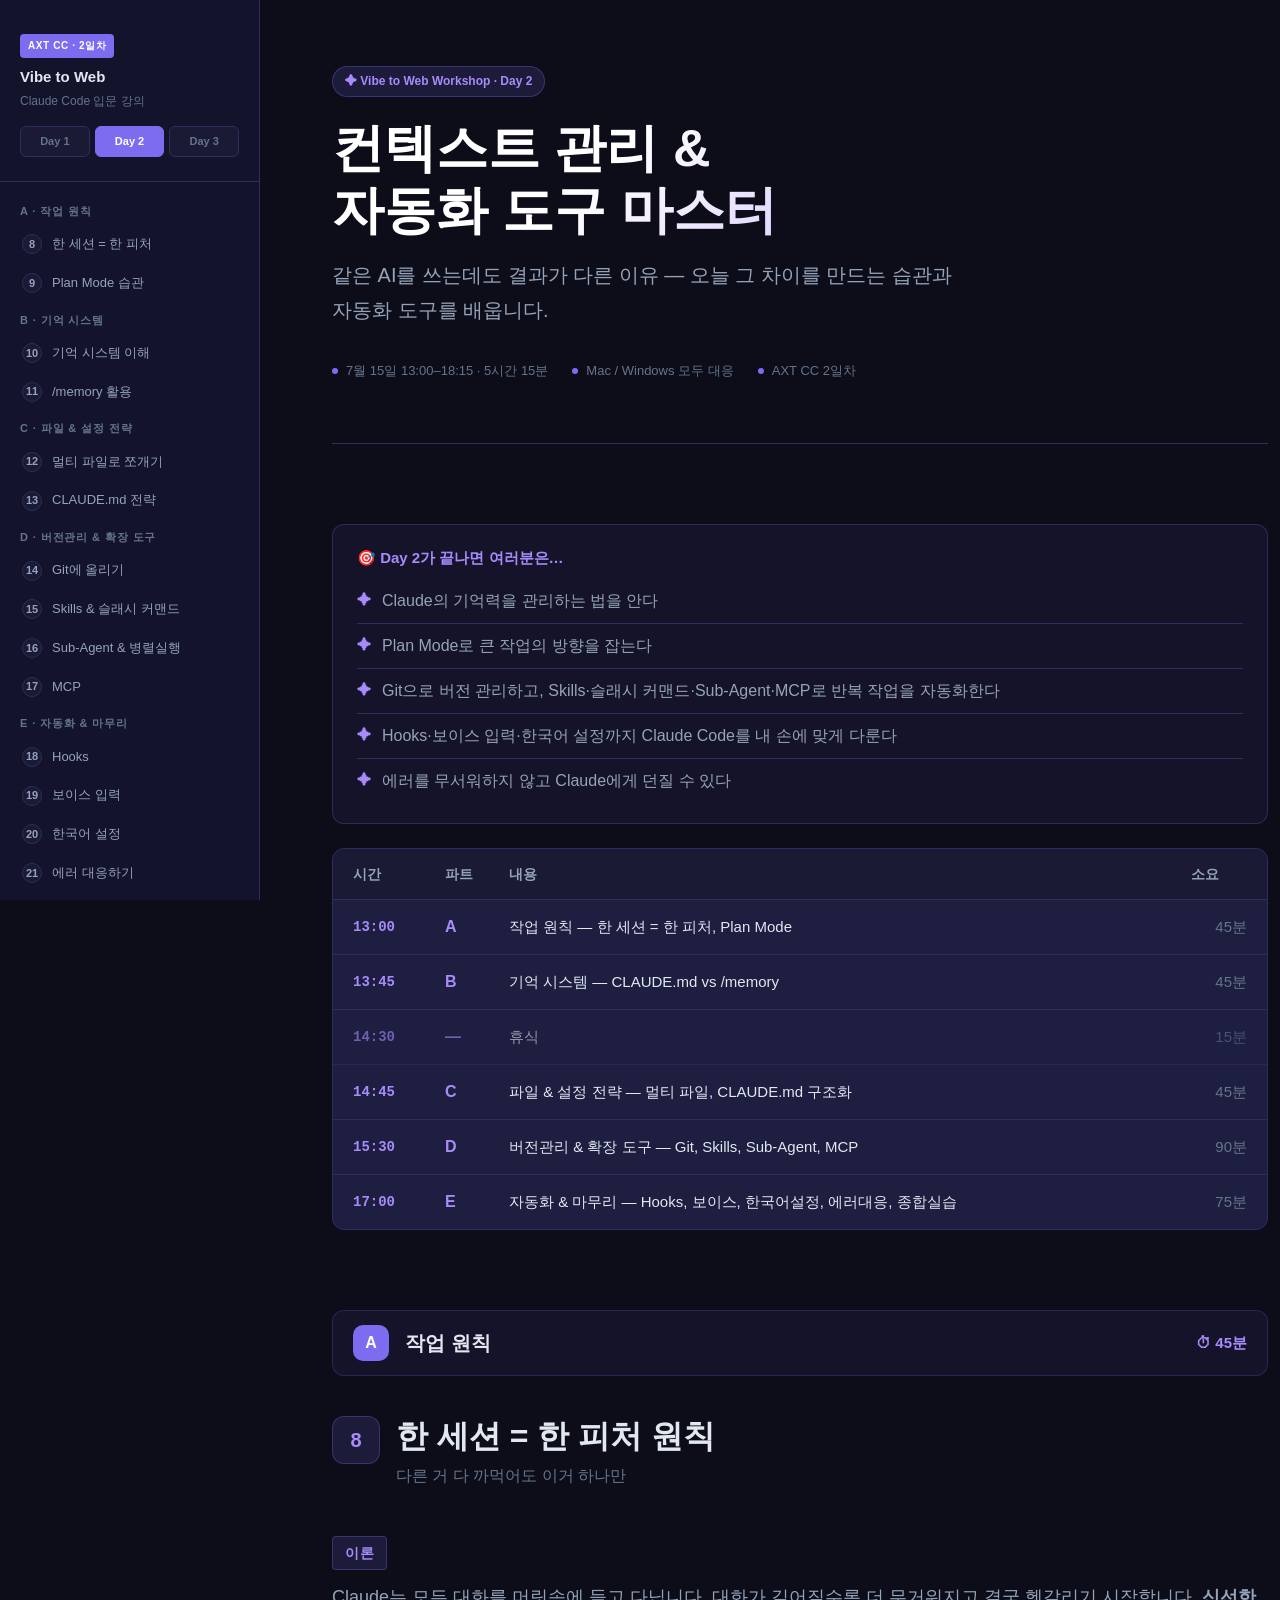
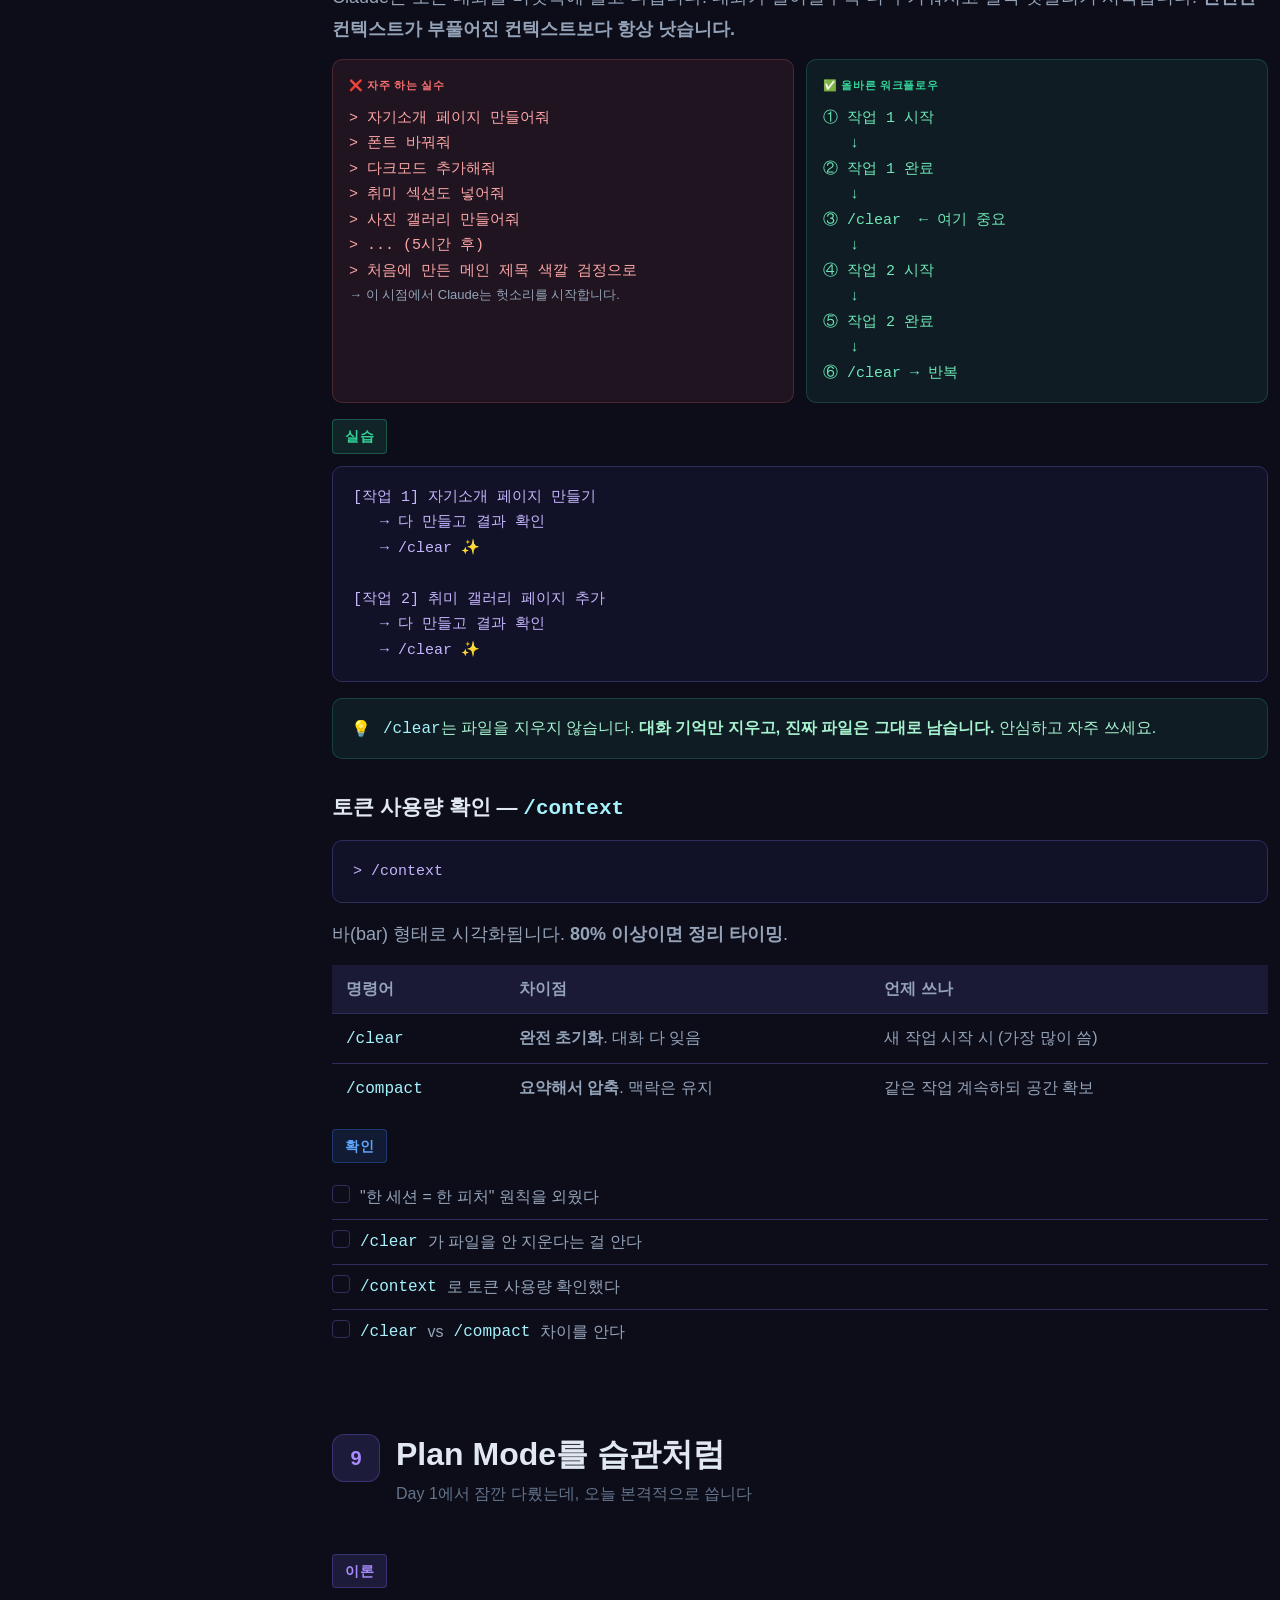
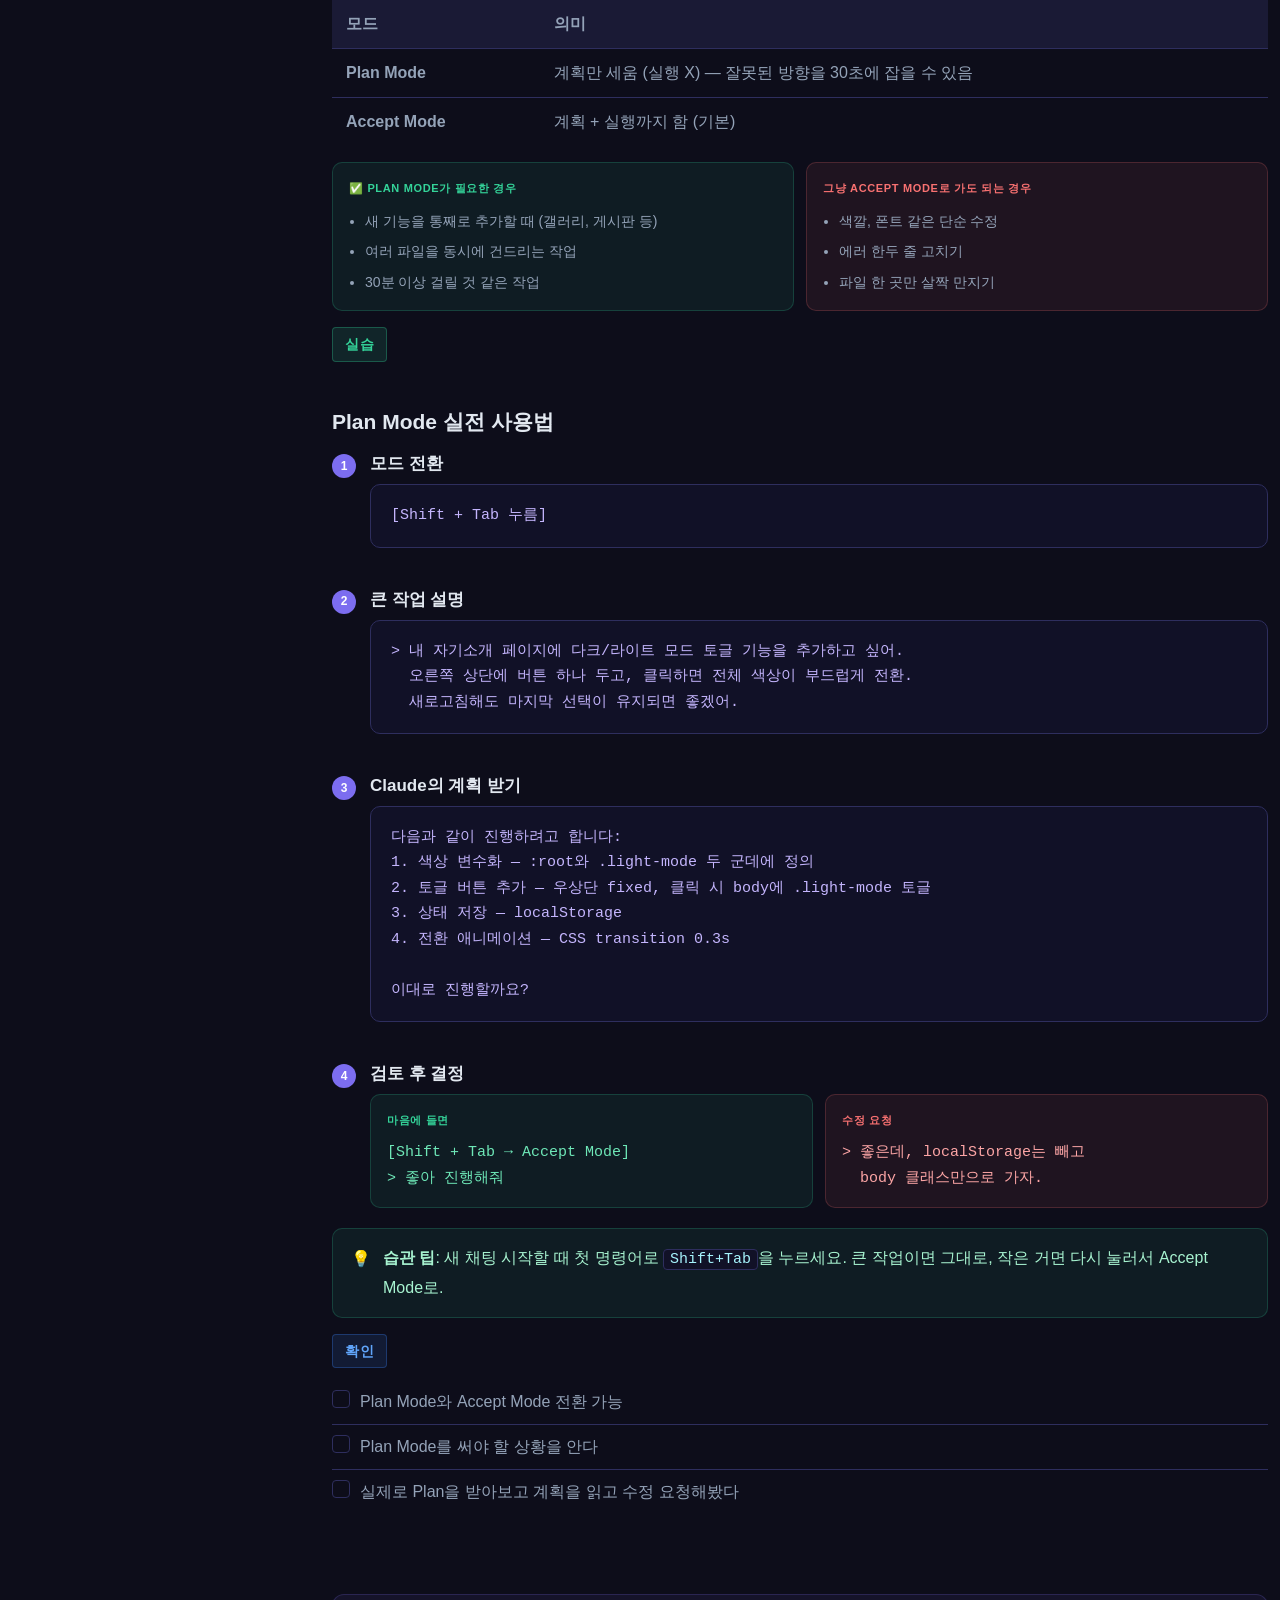
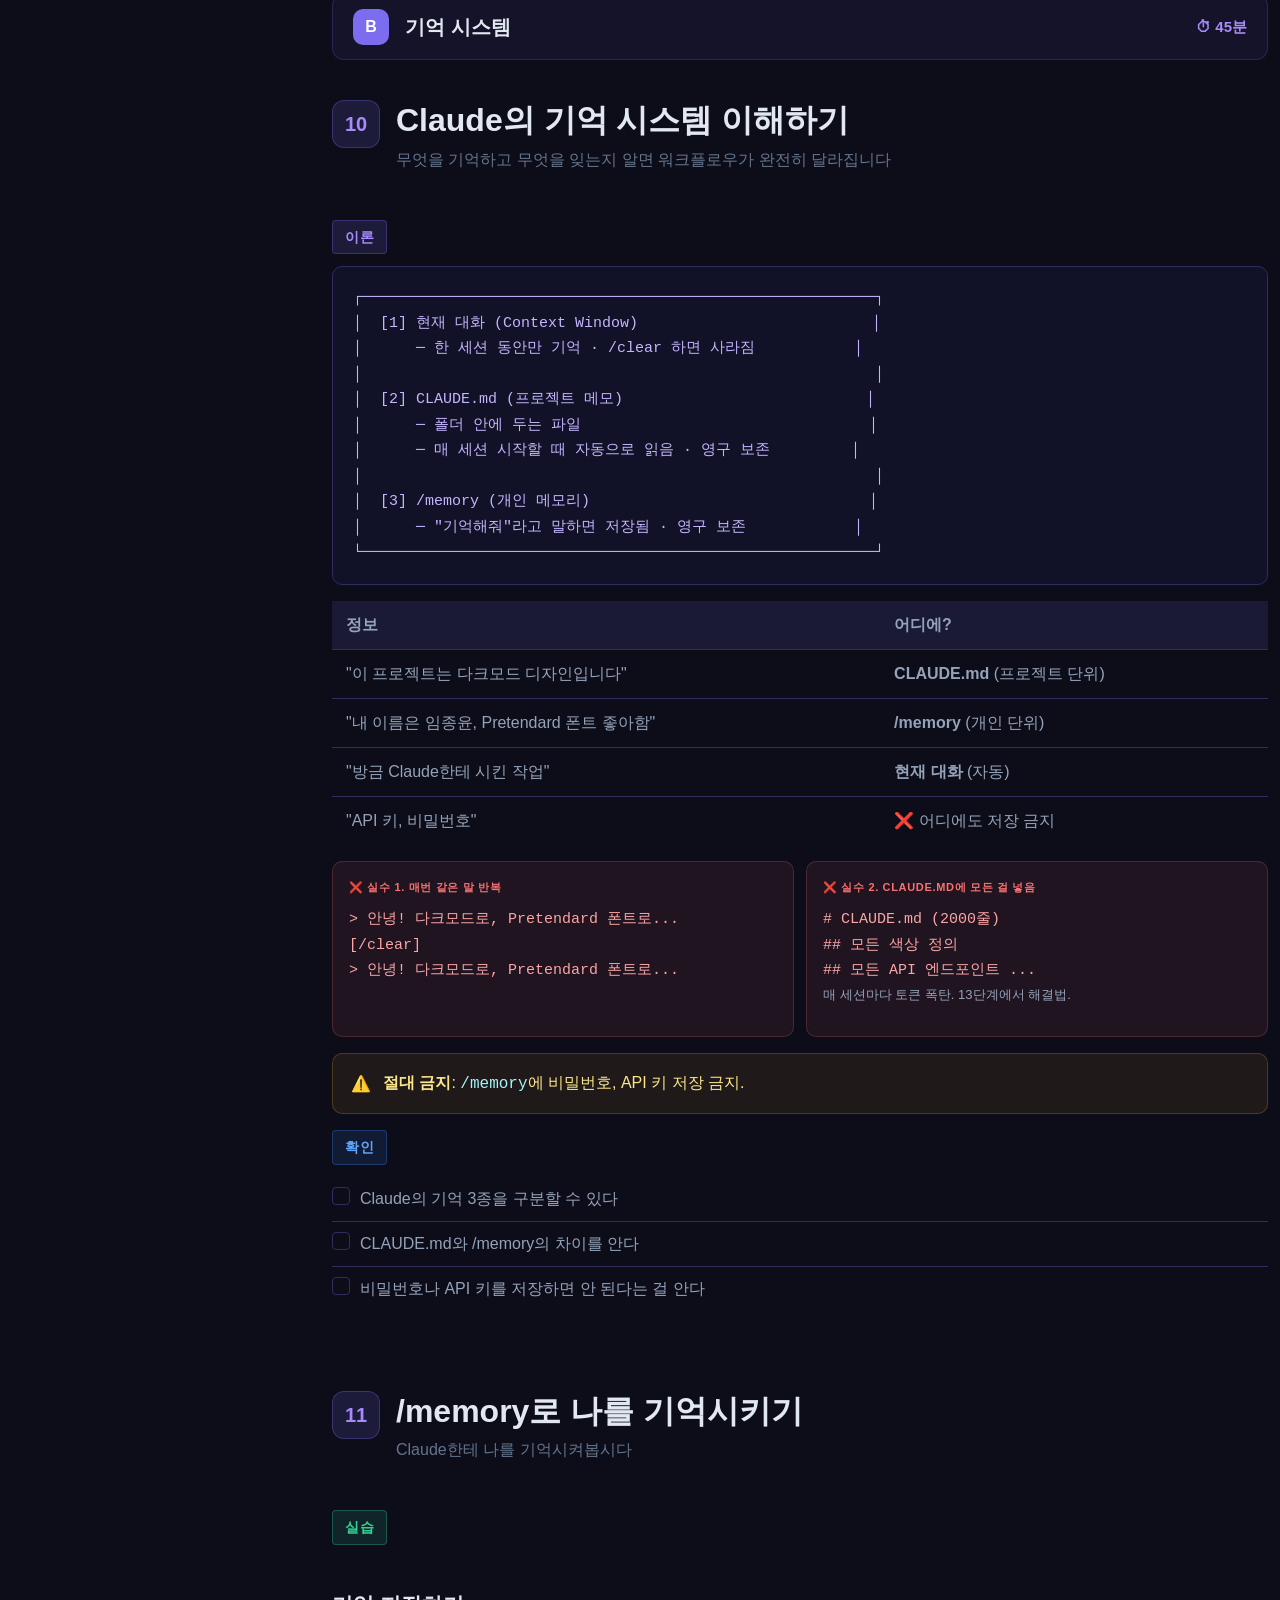
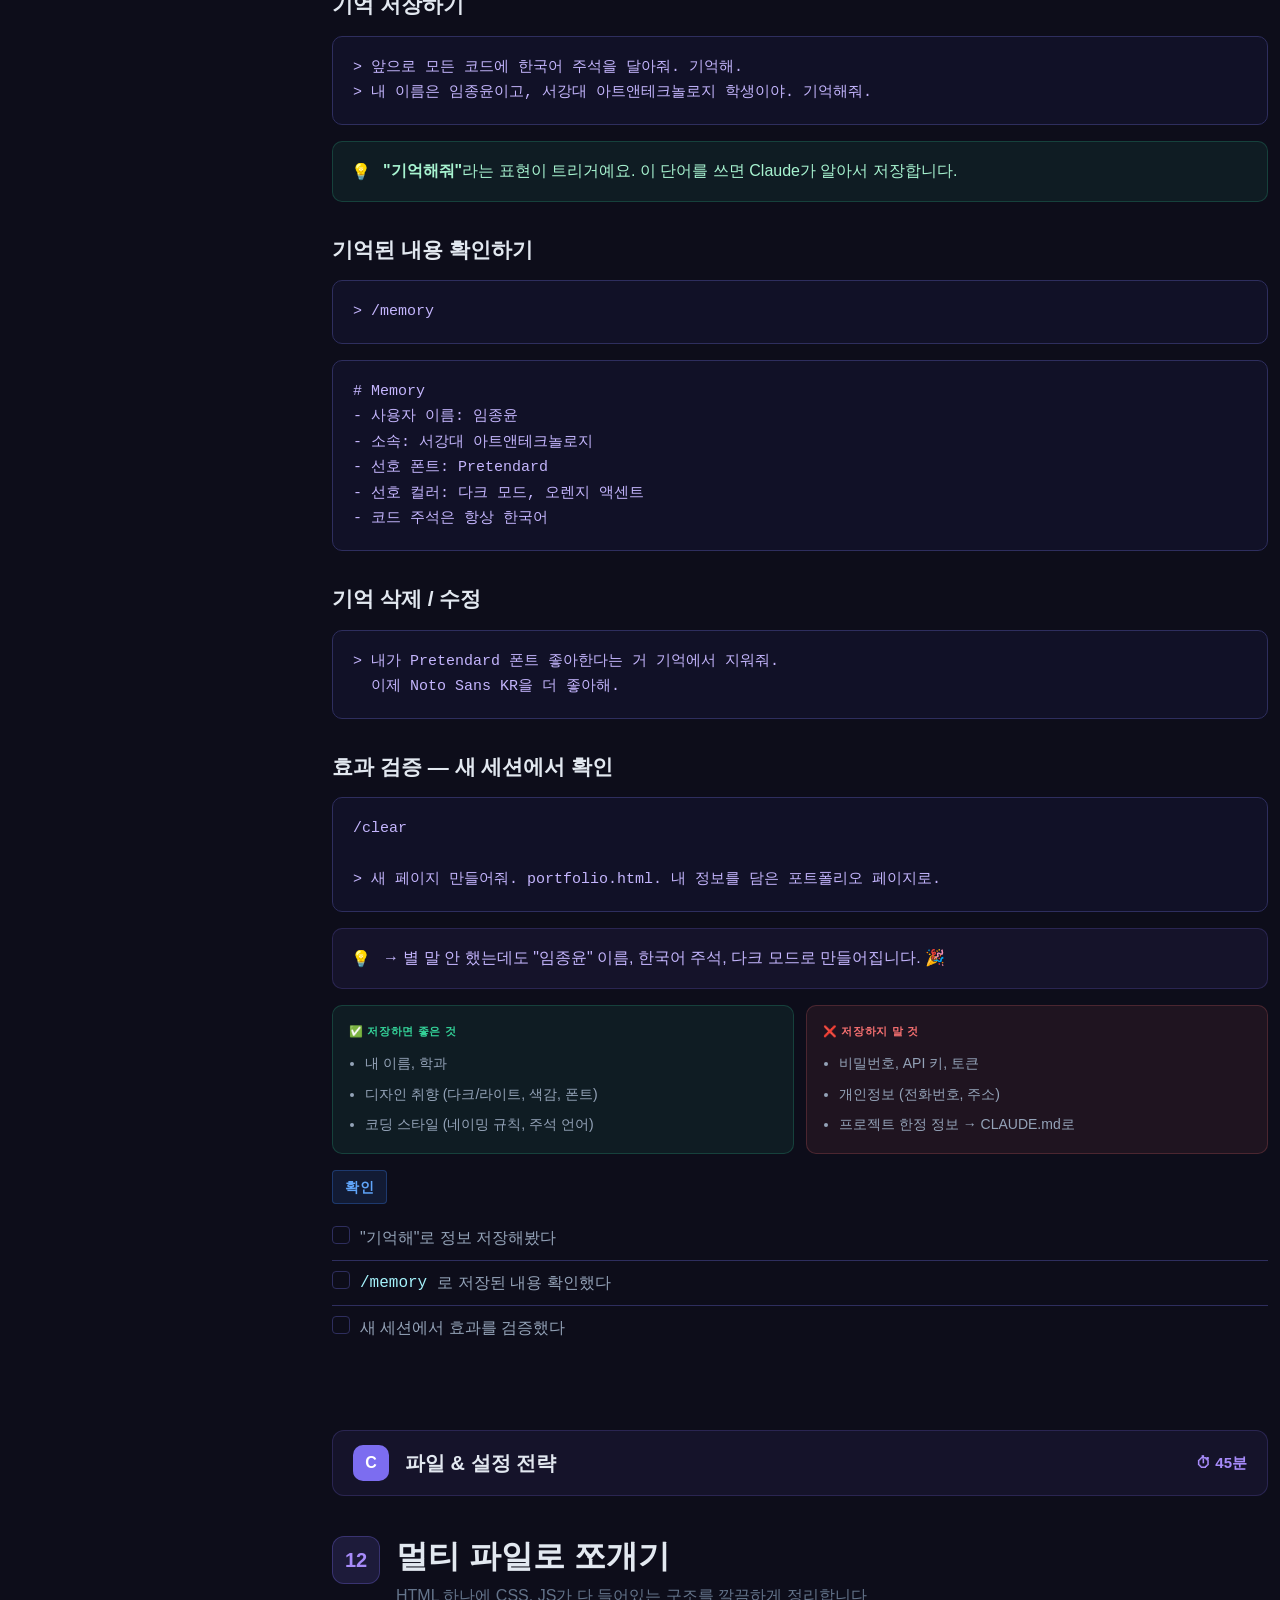
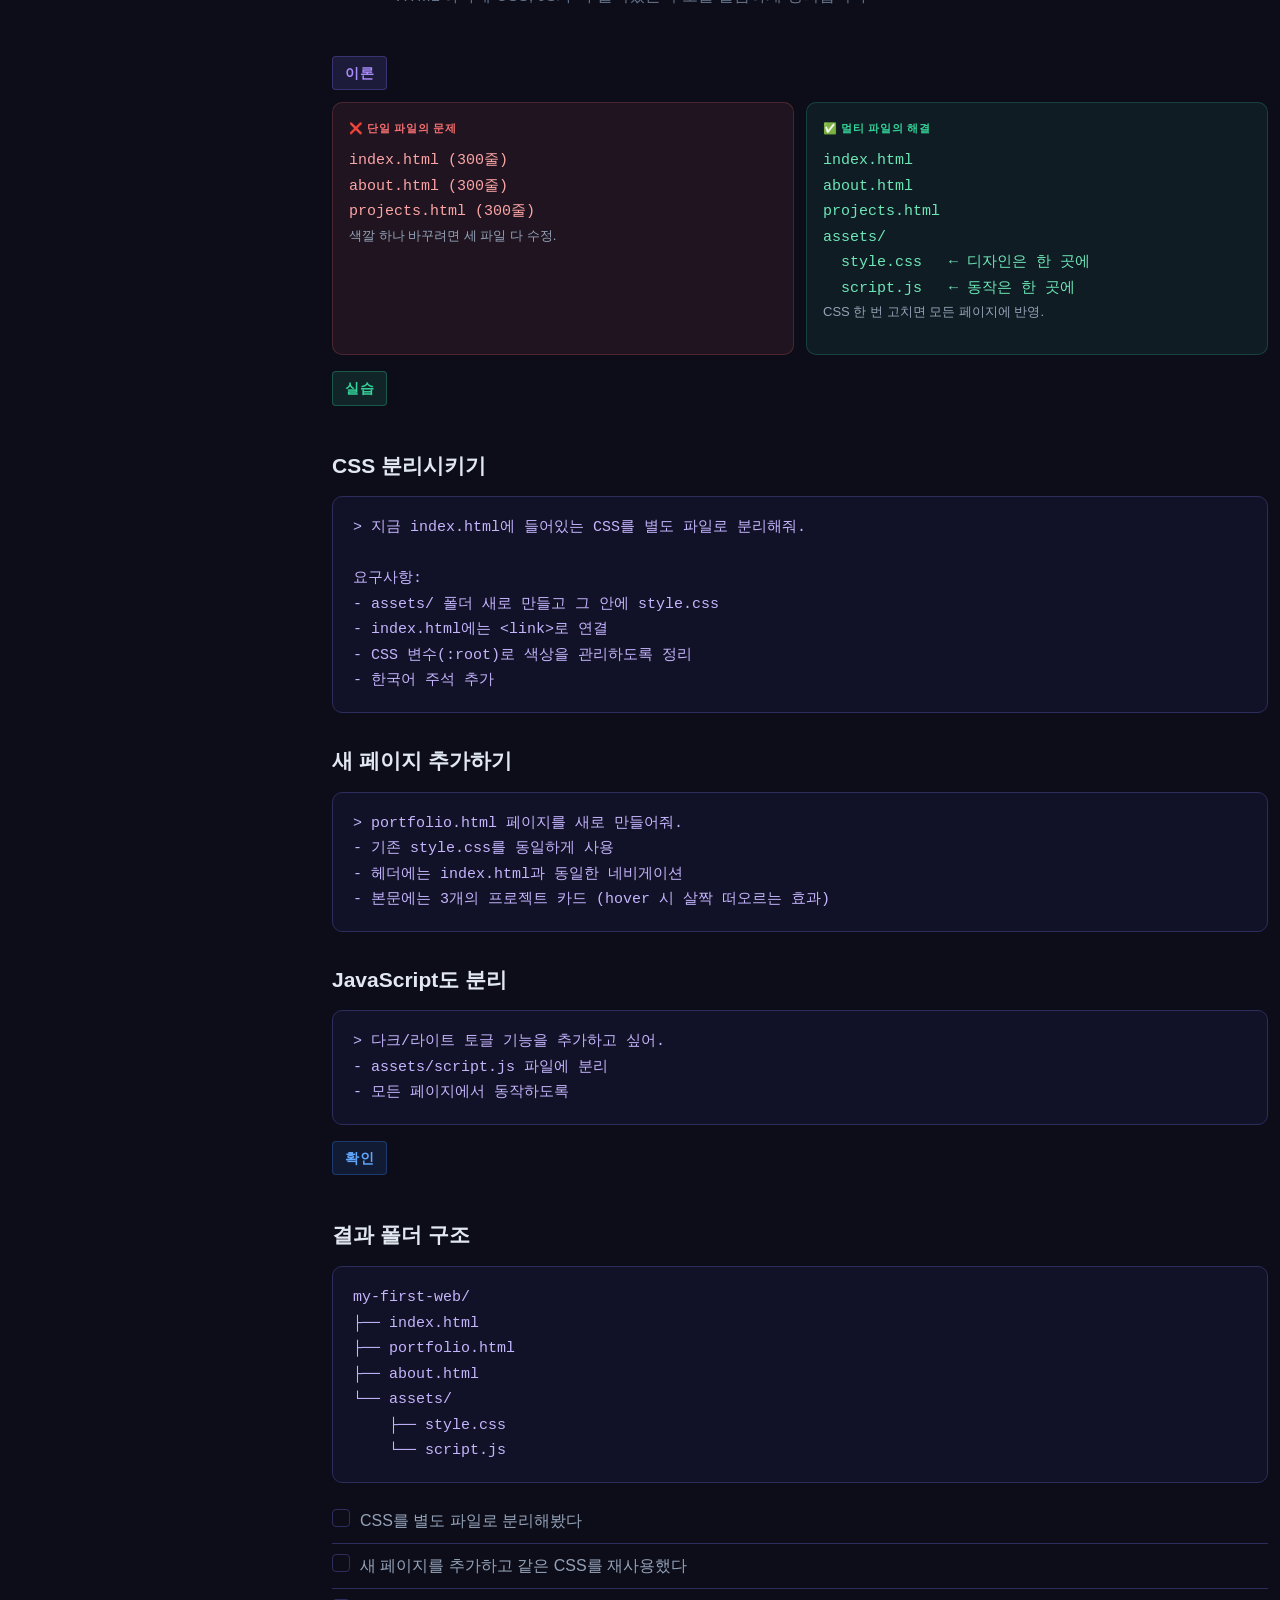
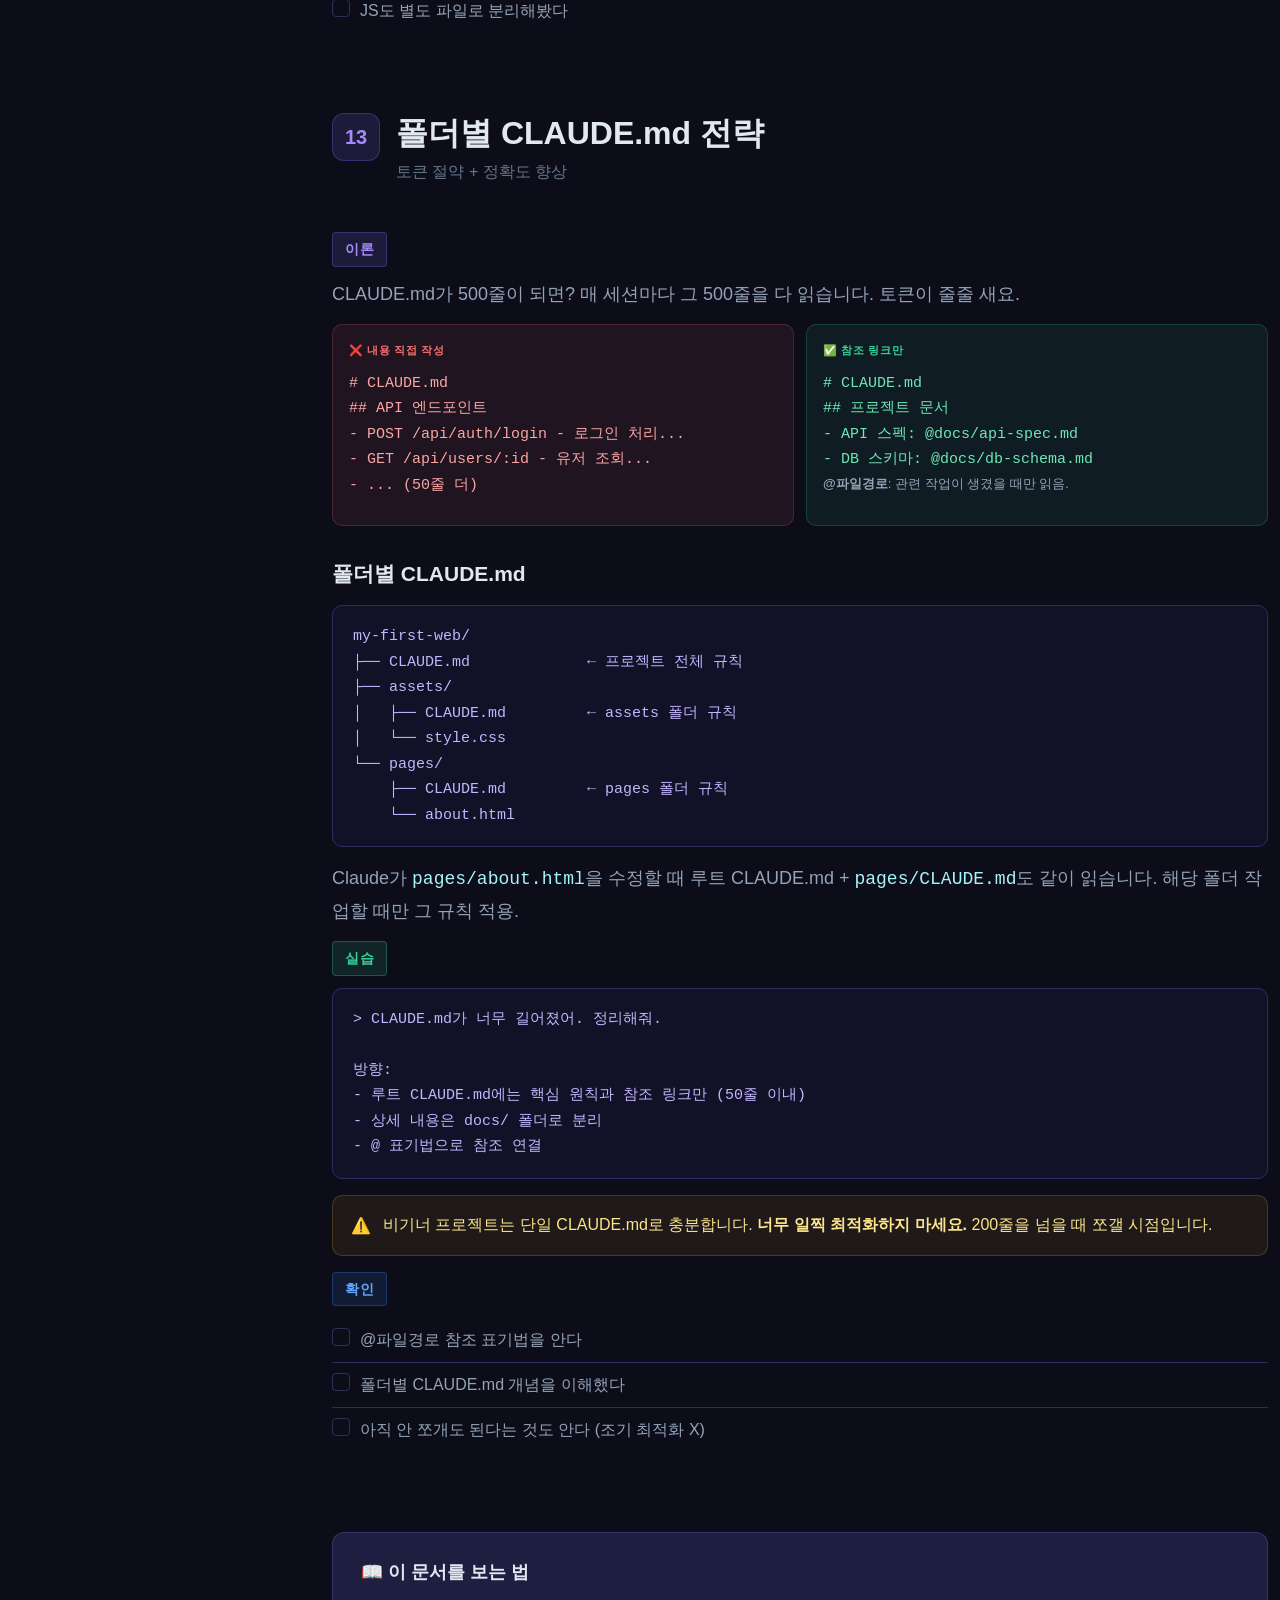
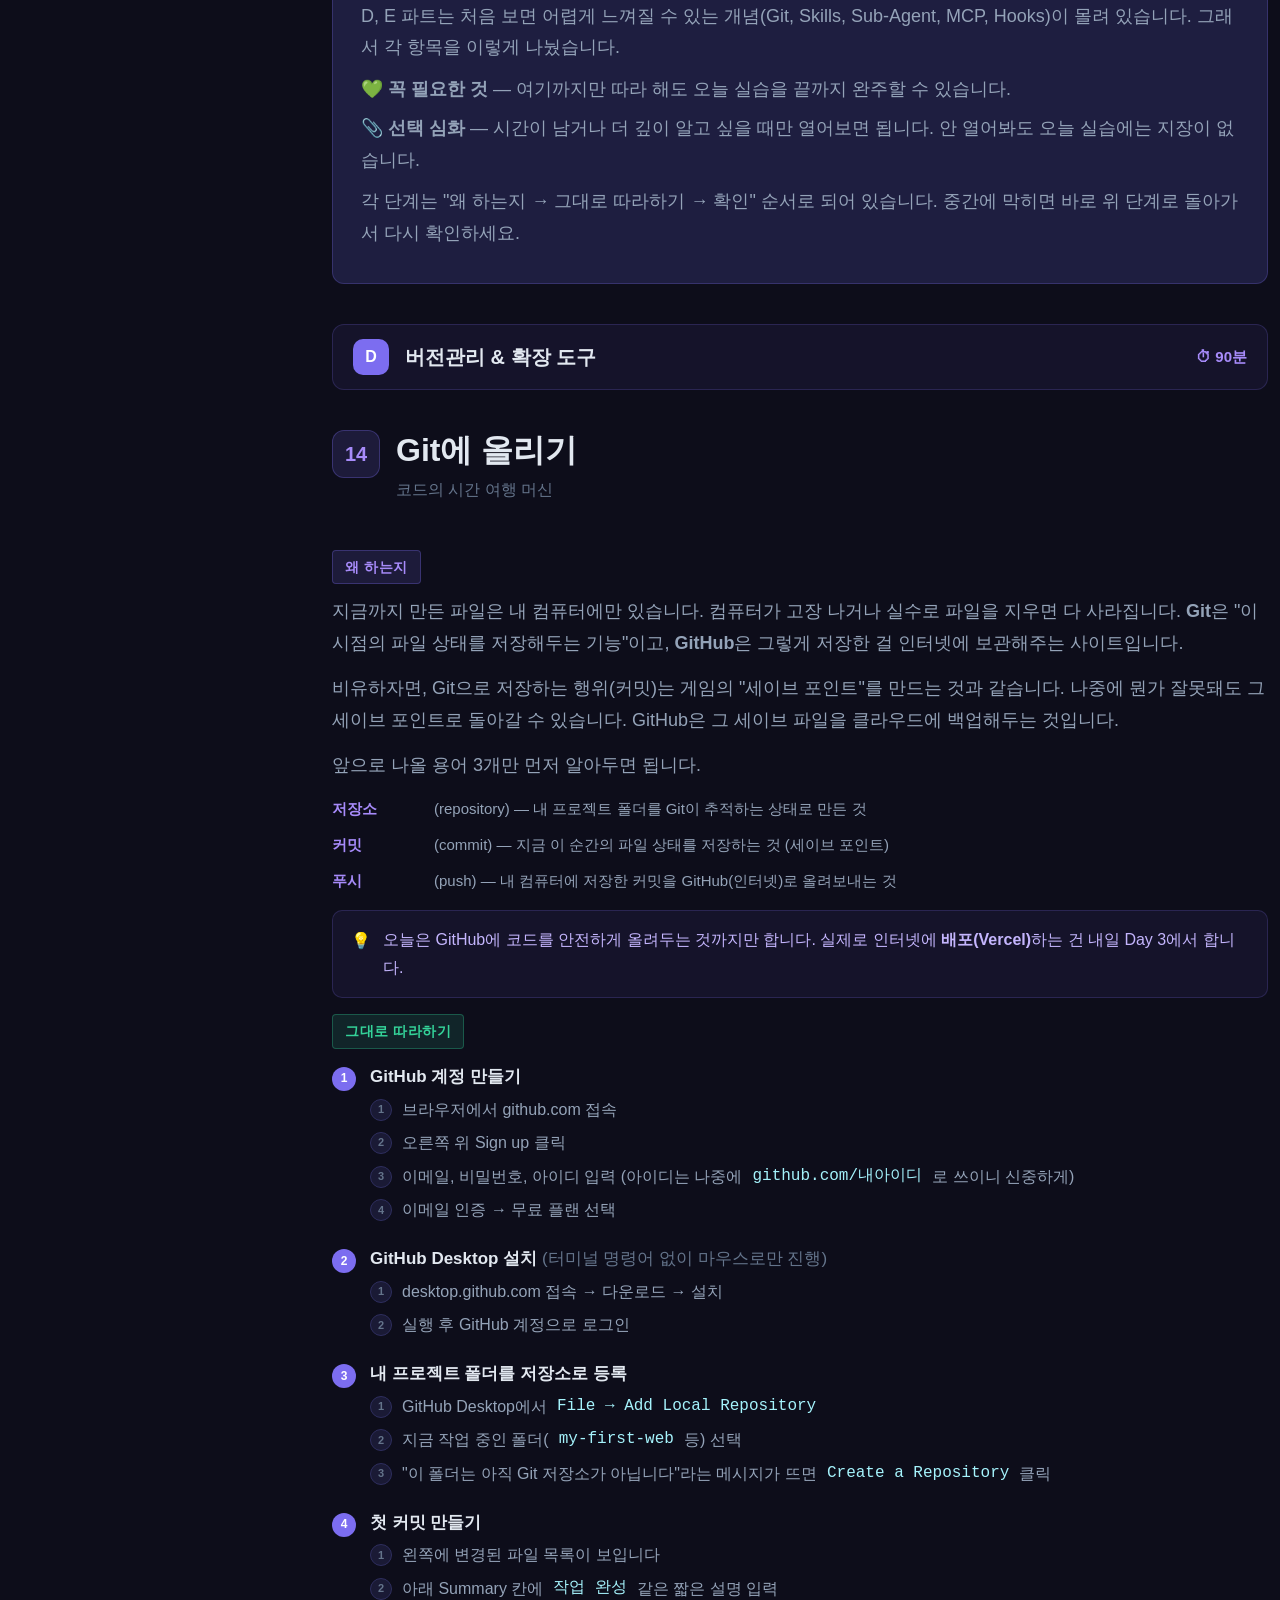
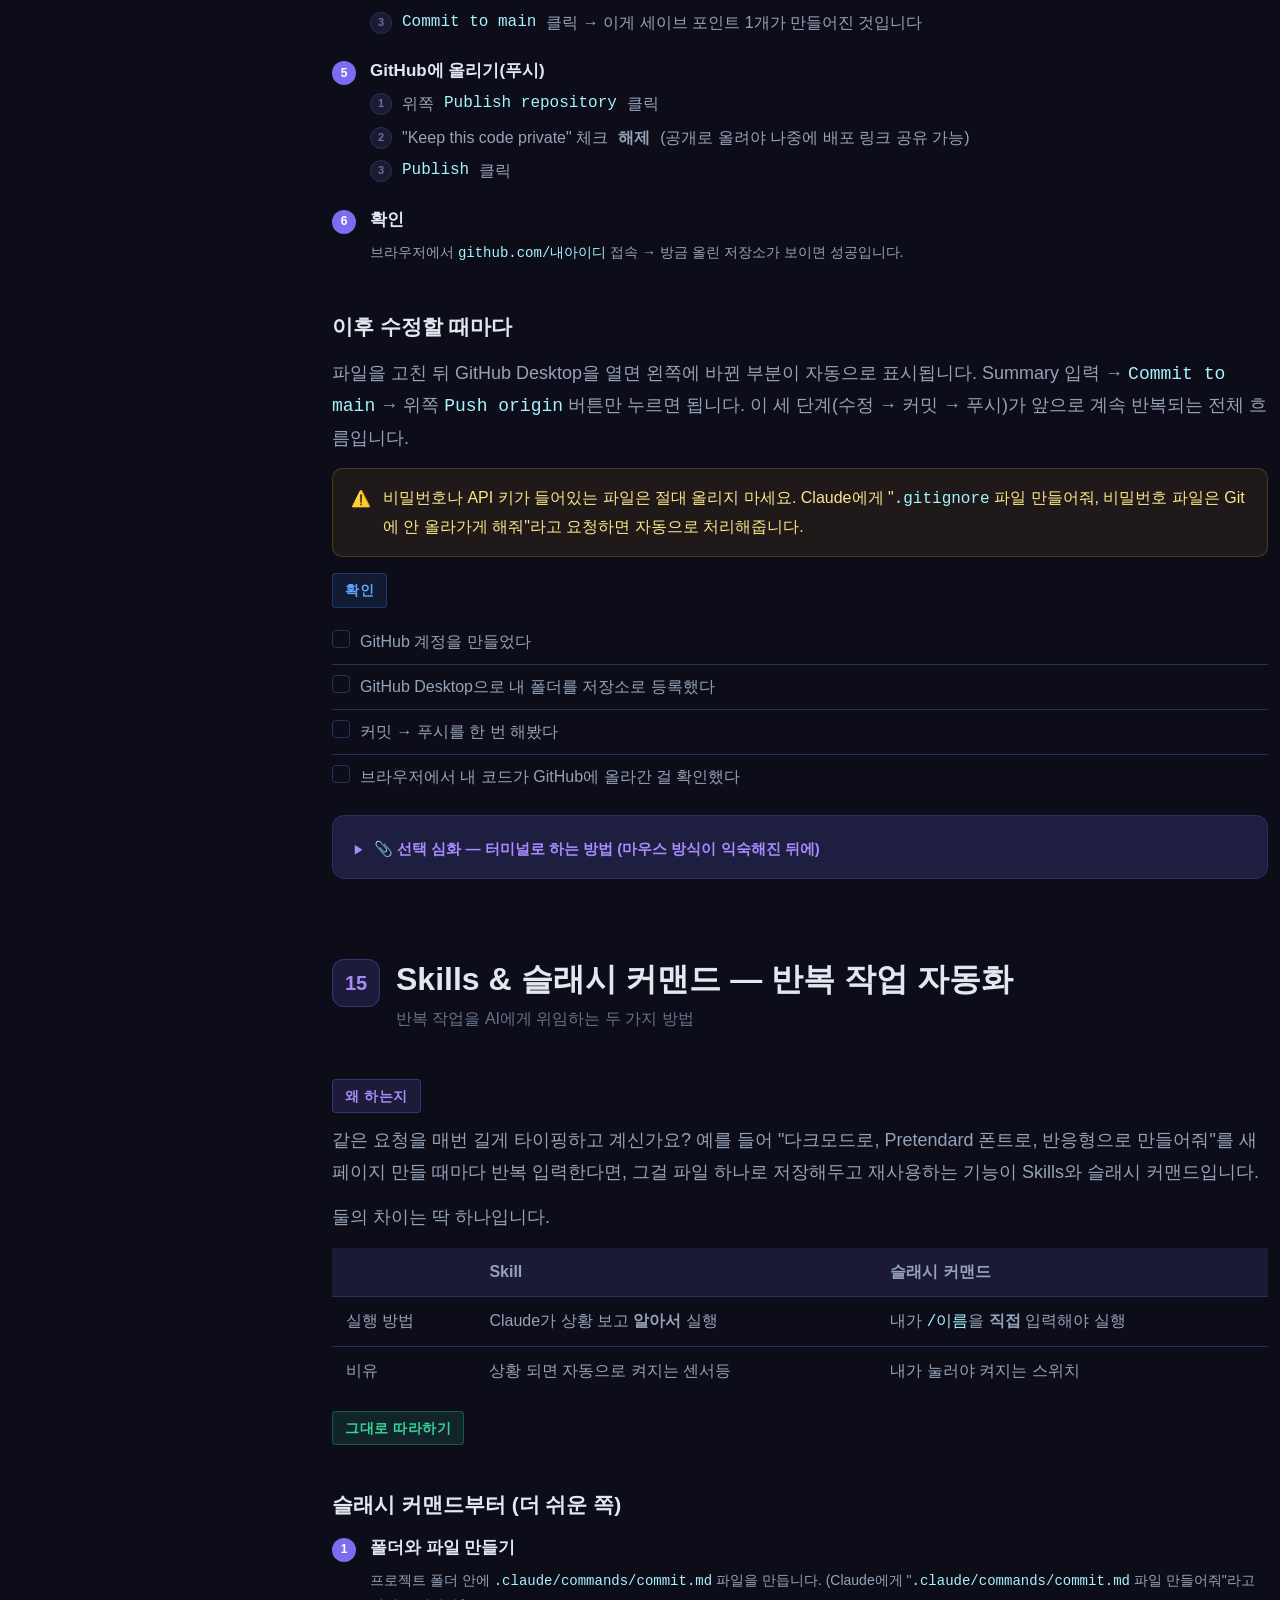
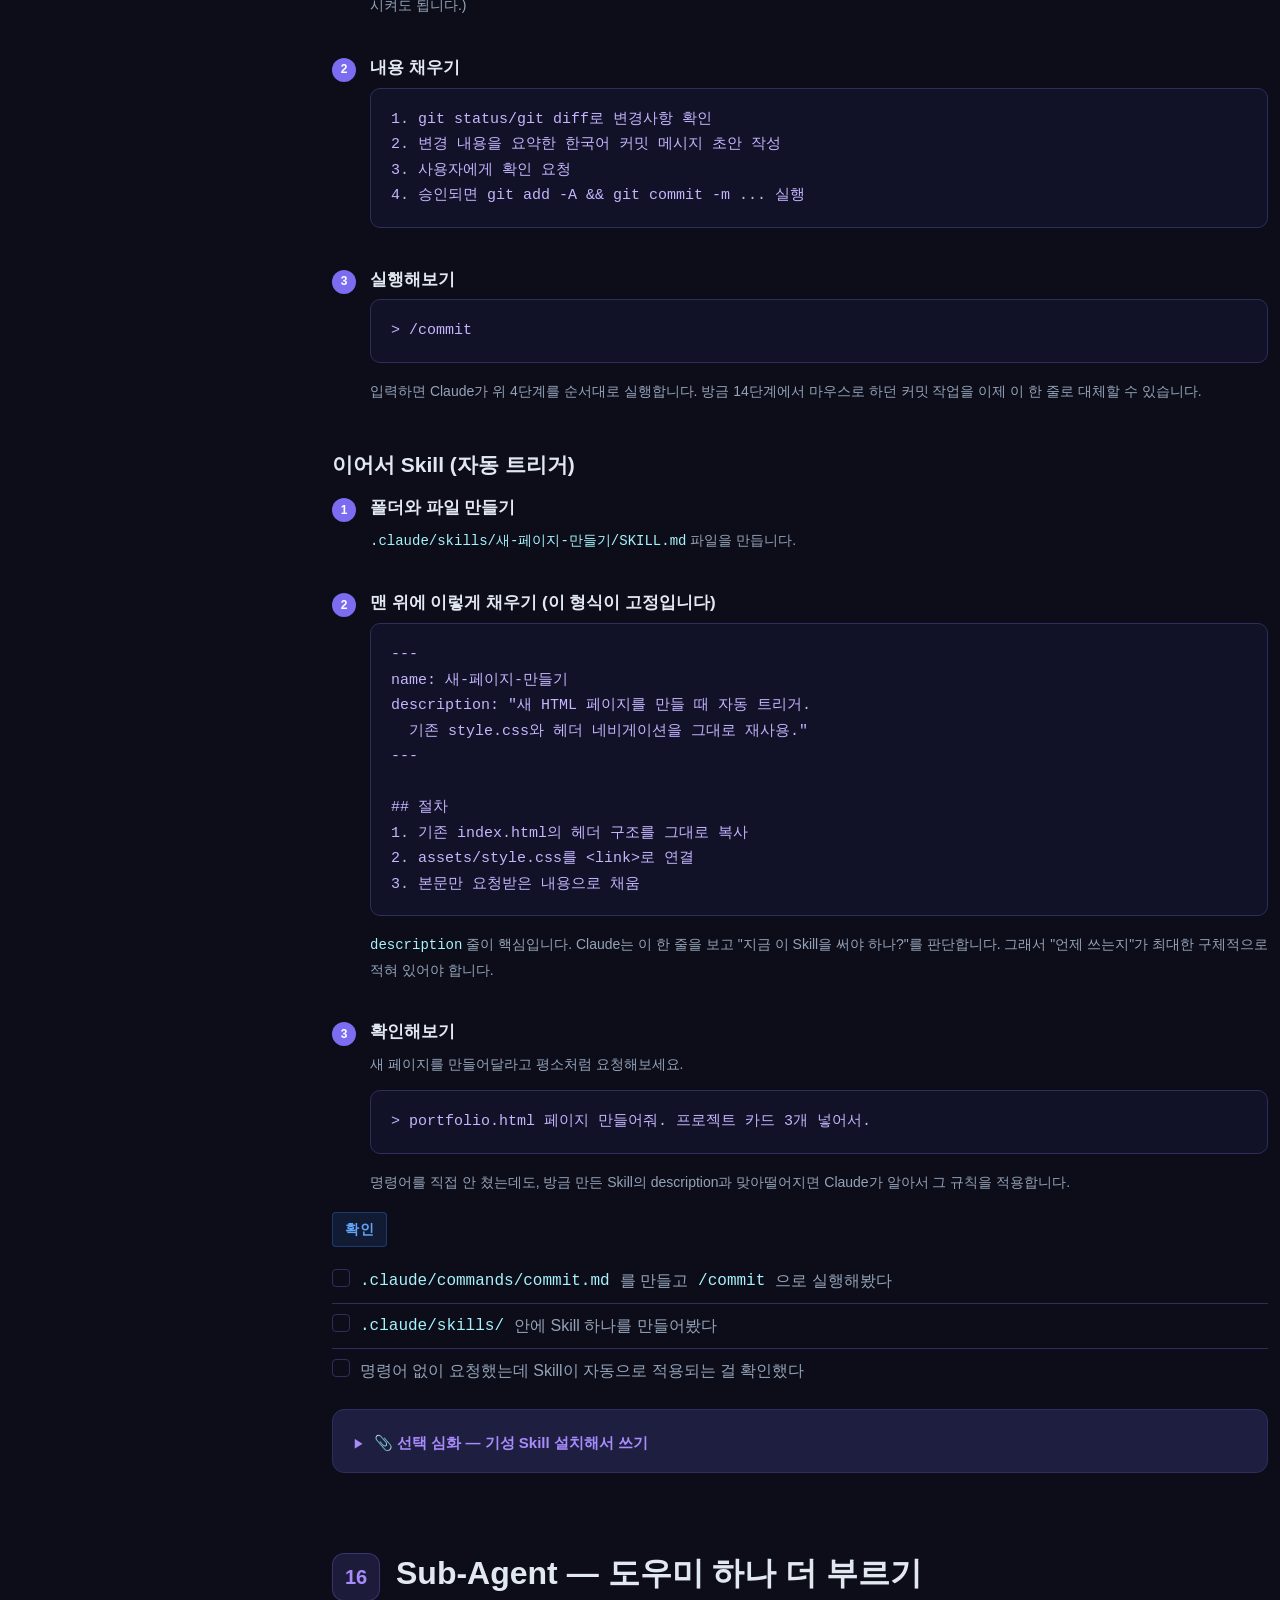
<file: day2.html>
<!DOCTYPE html>
<html lang="ko">
<head>
  <meta charset="UTF-8">
  <meta name="viewport" content="width=device-width, initial-scale=1.0">
  <title>Vibe to Web — Day 2 · 컨텍스트 관리 &amp; 자동화 도구 마스터</title>
  <link rel="stylesheet" href="style.css">
</head>
<body>

<div class="layout">

  <!-- ── Sidebar ── -->
  <aside class="sidebar">
    <div class="sidebar-logo">
      <div class="badge">AXT CC · 2일차</div>
      <h1>Vibe to Web</h1>
      <p>Claude Code 입문 강의</p>
      <div class="day-nav">
        <a href="index.html">Day 1</a>
        <a href="day2.html" class="active">Day 2</a>
        <a href="day3.html">Day 3</a>
      </div>
    </div>
    <nav>
      <div class="nav-section">
        <span class="nav-title">A · 작업 원칙</span>
        <a class="nav-link" href="#step8"><span class="step-num">8</span>한 세션 = 한 피처</a>
        <a class="nav-link" href="#step9"><span class="step-num">9</span>Plan Mode 습관</a>
      </div>
      <div class="nav-section">
        <span class="nav-title">B · 기억 시스템</span>
        <a class="nav-link" href="#step10"><span class="step-num">10</span>기억 시스템 이해</a>
        <a class="nav-link" href="#step11"><span class="step-num">11</span>/memory 활용</a>
      </div>
      <div class="nav-section">
        <span class="nav-title">C · 파일 &amp; 설정 전략</span>
        <a class="nav-link" href="#step12"><span class="step-num">12</span>멀티 파일로 쪼개기</a>
        <a class="nav-link" href="#step13"><span class="step-num">13</span>CLAUDE.md 전략</a>
      </div>
      <div class="nav-section">
        <span class="nav-title">D · 버전관리 &amp; 확장 도구</span>
        <a class="nav-link" href="#step14"><span class="step-num">14</span>Git에 올리기</a>
        <a class="nav-link" href="#step15"><span class="step-num">15</span>Skills &amp; 슬래시 커맨드</a>
        <a class="nav-link" href="#step16"><span class="step-num">16</span>Sub-Agent &amp; 병렬실행</a>
        <a class="nav-link" href="#step17"><span class="step-num">17</span>MCP</a>
      </div>
      <div class="nav-section">
        <span class="nav-title">E · 자동화 &amp; 마무리</span>
        <a class="nav-link" href="#step18"><span class="step-num">18</span>Hooks</a>
        <a class="nav-link" href="#step19"><span class="step-num">19</span>보이스 입력</a>
        <a class="nav-link" href="#step20"><span class="step-num">20</span>한국어 설정</a>
        <a class="nav-link" href="#step21"><span class="step-num">21</span>에러 대응하기</a>
        <a class="nav-link" href="#step22"><span class="step-num">22</span>종합 실습</a>
      </div>
      <div class="nav-section">
        <span class="nav-title">참고</span>
        <a class="nav-link" href="#appendix"><span class="step-num">📋</span>치트시트</a>
      </div>
    </nav>
  </aside>

  <!-- ── Main ── -->
  <main>

    <!-- Hero -->
    <div class="hero" id="top">
      <div class="tag">✦ Vibe to Web Workshop · Day 2</div>
      <h1>컨텍스트 관리 &amp;<br>자동화 도구 마스터</h1>
      <p>같은 AI를 쓰는데도 결과가 다른 이유 — 오늘 그 차이를 만드는 습관과 자동화 도구를 배웁니다.</p>
      <div class="hero-meta">
        <div class="meta-item"><span class="dot"></span> 7월 15일 13:00–18:15 · 5시간 15분</div>
        <div class="meta-item"><span class="dot"></span> Mac / Windows 모두 대응</div>
        <div class="meta-item"><span class="dot"></span> AXT CC 2일차</div>
      </div>
    </div>

    <!-- Day 2 목표 -->
    <div class="card accent" style="margin-bottom: 24px;">
      <div class="card-title">🎯 Day 2가 끝나면 여러분은…</div>
      <ul class="checklist" style="margin-bottom:0;">
        <li><span style="color:var(--accent2); font-size:15px;">✦</span> Claude의 기억력을 관리하는 법을 안다</li>
        <li><span style="color:var(--accent2); font-size:15px;">✦</span> Plan Mode로 큰 작업의 방향을 잡는다</li>
        <li><span style="color:var(--accent2); font-size:15px;">✦</span> Git으로 버전 관리하고, Skills·슬래시 커맨드·Sub-Agent·MCP로 반복 작업을 자동화한다</li>
        <li><span style="color:var(--accent2); font-size:15px;">✦</span> Hooks·보이스 입력·한국어 설정까지 Claude Code를 내 손에 맞게 다룬다</li>
        <li><span style="color:var(--accent2); font-size:15px;">✦</span> 에러를 무서워하지 않고 Claude에게 던질 수 있다</li>
      </ul>
    </div>

    <!-- Timetable -->
    <div class="timetable" style="margin-bottom:80px;">
      <div class="timetable-row timetable-header">
        <span>시간</span><span>파트</span><span>내용</span><span>소요</span>
      </div>
      <div class="timetable-row">
        <span class="tt-time">13:00</span>
        <span class="tt-part">A</span>
        <span class="tt-title">작업 원칙 — 한 세션 = 한 피처, Plan Mode</span>
        <span class="tt-dur">45분</span>
      </div>
      <div class="timetable-row">
        <span class="tt-time">13:45</span>
        <span class="tt-part">B</span>
        <span class="tt-title">기억 시스템 — CLAUDE.md vs /memory</span>
        <span class="tt-dur">45분</span>
      </div>
      <div class="timetable-row" style="opacity:.6;">
        <span class="tt-time">14:30</span>
        <span class="tt-part">—</span>
        <span class="tt-title">휴식</span>
        <span class="tt-dur">15분</span>
      </div>
      <div class="timetable-row">
        <span class="tt-time">14:45</span>
        <span class="tt-part">C</span>
        <span class="tt-title">파일 &amp; 설정 전략 — 멀티 파일, CLAUDE.md 구조화</span>
        <span class="tt-dur">45분</span>
      </div>
      <div class="timetable-row">
        <span class="tt-time">15:30</span>
        <span class="tt-part">D</span>
        <span class="tt-title">버전관리 &amp; 확장 도구 — Git, Skills, Sub-Agent, MCP</span>
        <span class="tt-dur">90분</span>
      </div>
      <div class="timetable-row">
        <span class="tt-time">17:00</span>
        <span class="tt-part">E</span>
        <span class="tt-title">자동화 &amp; 마무리 — Hooks, 보이스, 한국어설정, 에러대응, 종합실습</span>
        <span class="tt-dur">75분</span>
      </div>
    </div>

    <!-- ════════════════════════════════
         PART A — 작업 원칙
    ═════════════════════════════════ -->
    <div class="part-section" id="part-a">
      <div class="part-header">
        <div class="part-badge">A</div>
        <div class="part-title">작업 원칙</div>
        <div class="part-duration">⏱ 45분</div>
      </div>

      <!-- ── 8단계 ── -->
      <section class="step-section" id="step8">
        <div class="step-header">
          <div class="step-badge">8</div>
          <div class="step-header-text">
            <h2>한 세션 = 한 피처 원칙</h2>
            <p class="step-sub">다른 거 다 까먹어도 이거 하나만</p>
          </div>
        </div>

        <span class="section-label label-theory">이론</span>
        <p>Claude는 모든 대화를 머릿속에 들고 다닙니다. 대화가 길어질수록 더 무거워지고 결국 헷갈리기 시작합니다. <strong>신선한 컨텍스트가 부풀어진 컨텍스트보다 항상 낫습니다.</strong></p>

        <div class="compare">
          <div class="compare-bad">
            <div class="compare-label">❌ 자주 하는 실수</div>
            <pre><code>&gt; 자기소개 페이지 만들어줘
&gt; 폰트 바꿔줘
&gt; 다크모드 추가해줘
&gt; 취미 섹션도 넣어줘
&gt; 사진 갤러리 만들어줘
&gt; ... (5시간 후)
&gt; 처음에 만든 메인 제목 색깔 검정으로</code></pre>
            <p style="font-size:13px; color:var(--text2);">→ 이 시점에서 Claude는 헛소리를 시작합니다.</p>
          </div>
          <div class="compare-good">
            <div class="compare-label">✅ 올바른 워크플로우</div>
            <pre><code>① 작업 1 시작
   ↓
② 작업 1 완료
   ↓
③ /clear  ← 여기 중요
   ↓
④ 작업 2 시작
   ↓
⑤ 작업 2 완료
   ↓
⑥ /clear → 반복</code></pre>
          </div>
        </div>

        <span class="section-label label-practice">실습</span>
        <pre><code>[작업 1] 자기소개 페이지 만들기
   → 다 만들고 결과 확인
   → /clear ✨

[작업 2] 취미 갤러리 페이지 추가
   → 다 만들고 결과 확인
   → /clear ✨</code></pre>

        <div class="tip">
          <span class="tip-icon">💡</span>
          <div><code>/clear</code>는 파일을 지우지 않습니다. <strong>대화 기억만 지우고, 진짜 파일은 그대로 남습니다.</strong> 안심하고 자주 쓰세요.</div>
        </div>

        <h3>토큰 사용량 확인 — <code>/context</code></h3>
        <pre><code>&gt; /context</code></pre>
        <p>바(bar) 형태로 시각화됩니다. <strong>80% 이상이면 정리 타이밍</strong>.</p>

        <div class="table-wrap">
          <table>
            <thead><tr><th>명령어</th><th>차이점</th><th>언제 쓰나</th></tr></thead>
            <tbody>
              <tr><td><code>/clear</code></td><td><strong>완전 초기화</strong>. 대화 다 잊음</td><td>새 작업 시작 시 (가장 많이 씀)</td></tr>
              <tr><td><code>/compact</code></td><td><strong>요약해서 압축</strong>. 맥락은 유지</td><td>같은 작업 계속하되 공간 확보</td></tr>
            </tbody>
          </table>
        </div>

        <span class="section-label label-verify">확인</span>
        <ul class="checklist">
          <li><span class="check-box"></span>"한 세션 = 한 피처" 원칙을 외웠다</li>
          <li><span class="check-box"></span><code>/clear</code>가 파일을 안 지운다는 걸 안다</li>
          <li><span class="check-box"></span><code>/context</code>로 토큰 사용량 확인했다</li>
          <li><span class="check-box"></span><code>/clear</code> vs <code>/compact</code> 차이를 안다</li>
        </ul>
      </section>

      <!-- ── 9단계 ── -->
      <section class="step-section" id="step9">
        <div class="step-header">
          <div class="step-badge">9</div>
          <div class="step-header-text">
            <h2>Plan Mode를 습관처럼</h2>
            <p class="step-sub">Day 1에서 잠깐 다뤘는데, 오늘 본격적으로 씁니다</p>
          </div>
        </div>

        <span class="section-label label-theory">이론</span>
        <div class="table-wrap">
          <table>
            <thead><tr><th>모드</th><th>의미</th></tr></thead>
            <tbody>
              <tr><td><strong>Plan Mode</strong></td><td>계획만 세움 (실행 X) — 잘못된 방향을 30초에 잡을 수 있음</td></tr>
              <tr><td><strong>Accept Mode</strong></td><td>계획 + 실행까지 함 (기본)</td></tr>
            </tbody>
          </table>
        </div>

        <div class="compare">
          <div class="compare-good">
            <div class="compare-label">✅ Plan Mode가 필요한 경우</div>
            <ul style="margin:0; padding-left:16px; color:var(--text2); font-size:14px; display:flex; flex-direction:column; gap:6px;">
              <li>새 기능을 통째로 추가할 때 (갤러리, 게시판 등)</li>
              <li>여러 파일을 동시에 건드리는 작업</li>
              <li>30분 이상 걸릴 것 같은 작업</li>
            </ul>
          </div>
          <div class="compare-bad">
            <div class="compare-label">그냥 Accept Mode로 가도 되는 경우</div>
            <ul style="margin:0; padding-left:16px; color:var(--text2); font-size:14px; display:flex; flex-direction:column; gap:6px;">
              <li>색깔, 폰트 같은 단순 수정</li>
              <li>에러 한두 줄 고치기</li>
              <li>파일 한 곳만 살짝 만지기</li>
            </ul>
          </div>
        </div>

        <span class="section-label label-practice">실습</span>
        <h3>Plan Mode 실전 사용법</h3>
        <ol class="step-list">
          <li>
            <div>
              <div class="step-list-title">모드 전환</div>
              <pre><code>[Shift + Tab 누름]</code></pre>
            </div>
          </li>
          <li>
            <div>
              <div class="step-list-title">큰 작업 설명</div>
              <pre><code>&gt; 내 자기소개 페이지에 다크/라이트 모드 토글 기능을 추가하고 싶어.
  오른쪽 상단에 버튼 하나 두고, 클릭하면 전체 색상이 부드럽게 전환.
  새로고침해도 마지막 선택이 유지되면 좋겠어.</code></pre>
            </div>
          </li>
          <li>
            <div>
              <div class="step-list-title">Claude의 계획 받기</div>
              <pre><code>다음과 같이 진행하려고 합니다:
1. 색상 변수화 — :root와 .light-mode 두 군데에 정의
2. 토글 버튼 추가 — 우상단 fixed, 클릭 시 body에 .light-mode 토글
3. 상태 저장 — localStorage
4. 전환 애니메이션 — CSS transition 0.3s

이대로 진행할까요?</code></pre>
            </div>
          </li>
          <li>
            <div>
              <div class="step-list-title">검토 후 결정</div>
              <div class="compare">
                <div class="compare-good">
                  <div class="compare-label">마음에 들면</div>
                  <pre><code>[Shift + Tab → Accept Mode]
&gt; 좋아 진행해줘</code></pre>
                </div>
                <div class="compare-bad">
                  <div class="compare-label">수정 요청</div>
                  <pre><code>&gt; 좋은데, localStorage는 빼고
  body 클래스만으로 가자.</code></pre>
                </div>
              </div>
            </div>
          </li>
        </ol>

        <div class="tip">
          <span class="tip-icon">💡</span>
          <div><strong>습관 팁</strong>: 새 채팅 시작할 때 첫 명령어로 <span class="inline-code">Shift+Tab</span>을 누르세요. 큰 작업이면 그대로, 작은 거면 다시 눌러서 Accept Mode로.</div>
        </div>

        <span class="section-label label-verify">확인</span>
        <ul class="checklist">
          <li><span class="check-box"></span>Plan Mode와 Accept Mode 전환 가능</li>
          <li><span class="check-box"></span>Plan Mode를 써야 할 상황을 안다</li>
          <li><span class="check-box"></span>실제로 Plan을 받아보고 계획을 읽고 수정 요청해봤다</li>
        </ul>
      </section>
    </div><!-- /part-a -->

    <!-- ════════════════════════════════
         PART B — 기억 시스템
    ═════════════════════════════════ -->
    <div class="part-section" id="part-b">
      <div class="part-header">
        <div class="part-badge">B</div>
        <div class="part-title">기억 시스템</div>
        <div class="part-duration">⏱ 45분</div>
      </div>

      <!-- ── 10단계 ── -->
      <section class="step-section" id="step10">
        <div class="step-header">
          <div class="step-badge">10</div>
          <div class="step-header-text">
            <h2>Claude의 기억 시스템 이해하기</h2>
            <p class="step-sub">무엇을 기억하고 무엇을 잊는지 알면 워크플로우가 완전히 달라집니다</p>
          </div>
        </div>

        <span class="section-label label-theory">이론</span>
        <pre><code>┌─────────────────────────────────────────────────────────┐
│  [1] 현재 대화 (Context Window)                          │
│      ─ 한 세션 동안만 기억 · /clear 하면 사라짐           │
│                                                         │
│  [2] CLAUDE.md (프로젝트 메모)                           │
│      ─ 폴더 안에 두는 파일                                │
│      ─ 매 세션 시작할 때 자동으로 읽음 · 영구 보존         │
│                                                         │
│  [3] /memory (개인 메모리)                               │
│      ─ "기억해줘"라고 말하면 저장됨 · 영구 보존            │
└─────────────────────────────────────────────────────────┘</code></pre>

        <div class="table-wrap">
          <table>
            <thead><tr><th>정보</th><th>어디에?</th></tr></thead>
            <tbody>
              <tr><td>"이 프로젝트는 다크모드 디자인입니다"</td><td><strong>CLAUDE.md</strong> (프로젝트 단위)</td></tr>
              <tr><td>"내 이름은 임종윤, Pretendard 폰트 좋아함"</td><td><strong>/memory</strong> (개인 단위)</td></tr>
              <tr><td>"방금 Claude한테 시킨 작업"</td><td><strong>현재 대화</strong> (자동)</td></tr>
              <tr><td>"API 키, 비밀번호"</td><td>❌ 어디에도 저장 금지</td></tr>
            </tbody>
          </table>
        </div>

        <div class="compare">
          <div class="compare-bad">
            <div class="compare-label">❌ 실수 1. 매번 같은 말 반복</div>
            <pre><code>&gt; 안녕! 다크모드로, Pretendard 폰트로...
[/clear]
&gt; 안녕! 다크모드로, Pretendard 폰트로...</code></pre>
          </div>
          <div class="compare-bad">
            <div class="compare-label">❌ 실수 2. CLAUDE.md에 모든 걸 넣음</div>
            <pre><code># CLAUDE.md (2000줄)
## 모든 색상 정의
## 모든 API 엔드포인트 ...</code></pre>
            <p style="font-size:13px; color:var(--text2);">매 세션마다 토큰 폭탄. 13단계에서 해결법.</p>
          </div>
        </div>

        <div class="warn">
          <span class="warn-icon">⚠️</span>
          <div><strong>절대 금지</strong>: <code>/memory</code>에 비밀번호, API 키 저장 금지.</div>
        </div>

        <span class="section-label label-verify">확인</span>
        <ul class="checklist">
          <li><span class="check-box"></span>Claude의 기억 3종을 구분할 수 있다</li>
          <li><span class="check-box"></span>CLAUDE.md와 /memory의 차이를 안다</li>
          <li><span class="check-box"></span>비밀번호나 API 키를 저장하면 안 된다는 걸 안다</li>
        </ul>
      </section>

      <!-- ── 11단계 ── -->
      <section class="step-section" id="step11">
        <div class="step-header">
          <div class="step-badge">11</div>
          <div class="step-header-text">
            <h2>/memory로 나를 기억시키기</h2>
            <p class="step-sub">Claude한테 나를 기억시켜봅시다</p>
          </div>
        </div>

        <span class="section-label label-practice">실습</span>
        <h3>기억 저장하기</h3>
        <pre><code>&gt; 앞으로 모든 코드에 한국어 주석을 달아줘. 기억해.
&gt; 내 이름은 임종윤이고, 서강대 아트앤테크놀로지 학생이야. 기억해줘.</code></pre>
        <div class="tip">
          <span class="tip-icon">💡</span>
          <div><strong>"기억해줘"</strong>라는 표현이 트리거예요. 이 단어를 쓰면 Claude가 알아서 저장합니다.</div>
        </div>

        <h3>기억된 내용 확인하기</h3>
        <pre><code>&gt; /memory</code></pre>
        <pre><code># Memory
- 사용자 이름: 임종윤
- 소속: 서강대 아트앤테크놀로지
- 선호 폰트: Pretendard
- 선호 컬러: 다크 모드, 오렌지 액센트
- 코드 주석은 항상 한국어</code></pre>

        <h3>기억 삭제 / 수정</h3>
        <pre><code>&gt; 내가 Pretendard 폰트 좋아한다는 거 기억에서 지워줘.
  이제 Noto Sans KR을 더 좋아해.</code></pre>

        <h3>효과 검증 — 새 세션에서 확인</h3>
        <pre><code>/clear

&gt; 새 페이지 만들어줘. portfolio.html. 내 정보를 담은 포트폴리오 페이지로.</code></pre>
        <div class="info">
          <span class="info-icon">💡</span>
          <div>→ 별 말 안 했는데도 "임종윤" 이름, 한국어 주석, 다크 모드로 만들어집니다. 🎉</div>
        </div>

        <div class="compare">
          <div class="compare-good">
            <div class="compare-label">✅ 저장하면 좋은 것</div>
            <ul style="margin:0; padding-left:16px; color:var(--text2); font-size:14px; display:flex; flex-direction:column; gap:6px;">
              <li>내 이름, 학과</li>
              <li>디자인 취향 (다크/라이트, 색감, 폰트)</li>
              <li>코딩 스타일 (네이밍 규칙, 주석 언어)</li>
            </ul>
          </div>
          <div class="compare-bad">
            <div class="compare-label">❌ 저장하지 말 것</div>
            <ul style="margin:0; padding-left:16px; color:var(--text2); font-size:14px; display:flex; flex-direction:column; gap:6px;">
              <li>비밀번호, API 키, 토큰</li>
              <li>개인정보 (전화번호, 주소)</li>
              <li>프로젝트 한정 정보 → CLAUDE.md로</li>
            </ul>
          </div>
        </div>

        <span class="section-label label-verify">확인</span>
        <ul class="checklist">
          <li><span class="check-box"></span>"기억해"로 정보 저장해봤다</li>
          <li><span class="check-box"></span><code>/memory</code>로 저장된 내용 확인했다</li>
          <li><span class="check-box"></span>새 세션에서 효과를 검증했다</li>
        </ul>
      </section>
    </div><!-- /part-b -->

    <!-- ════════════════════════════════
         PART C — 파일 & 설정 전략
    ═════════════════════════════════ -->
    <div class="part-section" id="part-c">
      <div class="part-header">
        <div class="part-badge">C</div>
        <div class="part-title">파일 &amp; 설정 전략</div>
        <div class="part-duration">⏱ 45분</div>
      </div>

      <!-- ── 12단계 ── -->
      <section class="step-section" id="step12">
        <div class="step-header">
          <div class="step-badge">12</div>
          <div class="step-header-text">
            <h2>멀티 파일로 쪼개기</h2>
            <p class="step-sub">HTML 하나에 CSS, JS가 다 들어있는 구조를 깔끔하게 정리합니다</p>
          </div>
        </div>

        <span class="section-label label-theory">이론</span>
        <div class="compare">
          <div class="compare-bad">
            <div class="compare-label">❌ 단일 파일의 문제</div>
            <pre><code>index.html (300줄)
about.html (300줄)
projects.html (300줄)</code></pre>
            <p style="font-size:13px; color:var(--text2);">색깔 하나 바꾸려면 세 파일 다 수정.</p>
          </div>
          <div class="compare-good">
            <div class="compare-label">✅ 멀티 파일의 해결</div>
            <pre><code>index.html
about.html
projects.html
assets/
  style.css   ← 디자인은 한 곳에
  script.js   ← 동작은 한 곳에</code></pre>
            <p style="font-size:13px; color:var(--text2);">CSS 한 번 고치면 모든 페이지에 반영.</p>
          </div>
        </div>

        <span class="section-label label-practice">실습</span>
        <h3>CSS 분리시키기</h3>
        <pre><code>&gt; 지금 index.html에 들어있는 CSS를 별도 파일로 분리해줘.

요구사항:
- assets/ 폴더 새로 만들고 그 안에 style.css
- index.html에는 &lt;link&gt;로 연결
- CSS 변수(:root)로 색상을 관리하도록 정리
- 한국어 주석 추가</code></pre>

        <h3>새 페이지 추가하기</h3>
        <pre><code>&gt; portfolio.html 페이지를 새로 만들어줘.
- 기존 style.css를 동일하게 사용
- 헤더에는 index.html과 동일한 네비게이션
- 본문에는 3개의 프로젝트 카드 (hover 시 살짝 떠오르는 효과)</code></pre>

        <h3>JavaScript도 분리</h3>
        <pre><code>&gt; 다크/라이트 토글 기능을 추가하고 싶어.
- assets/script.js 파일에 분리
- 모든 페이지에서 동작하도록</code></pre>

        <span class="section-label label-verify">확인</span>
        <h3>결과 폴더 구조</h3>
        <pre><code>my-first-web/
├── index.html
├── portfolio.html
├── about.html
└── assets/
    ├── style.css
    └── script.js</code></pre>

        <ul class="checklist">
          <li><span class="check-box"></span>CSS를 별도 파일로 분리해봤다</li>
          <li><span class="check-box"></span>새 페이지를 추가하고 같은 CSS를 재사용했다</li>
          <li><span class="check-box"></span>JS도 별도 파일로 분리해봤다</li>
        </ul>
      </section>

      <!-- ── 13단계 ── -->
      <section class="step-section" id="step13">
        <div class="step-header">
          <div class="step-badge">13</div>
          <div class="step-header-text">
            <h2>폴더별 CLAUDE.md 전략</h2>
            <p class="step-sub">토큰 절약 + 정확도 향상</p>
          </div>
        </div>

        <span class="section-label label-theory">이론</span>
        <p>CLAUDE.md가 500줄이 되면? 매 세션마다 그 500줄을 다 읽습니다. 토큰이 줄줄 새요.</p>

        <div class="compare">
          <div class="compare-bad">
            <div class="compare-label">❌ 내용 직접 작성</div>
            <pre><code># CLAUDE.md
## API 엔드포인트
- POST /api/auth/login - 로그인 처리...
- GET /api/users/:id - 유저 조회...
- ... (50줄 더)</code></pre>
          </div>
          <div class="compare-good">
            <div class="compare-label">✅ 참조 링크만</div>
            <pre><code># CLAUDE.md
## 프로젝트 문서
- API 스펙: @docs/api-spec.md
- DB 스키마: @docs/db-schema.md</code></pre>
            <p style="font-size:13px; color:var(--text2);"><strong>@파일경로</strong>: 관련 작업이 생겼을 때만 읽음.</p>
          </div>
        </div>

        <h3>폴더별 CLAUDE.md</h3>
        <pre><code>my-first-web/
├── CLAUDE.md             ← 프로젝트 전체 규칙
├── assets/
│   ├── CLAUDE.md         ← assets 폴더 규칙
│   └── style.css
└── pages/
    ├── CLAUDE.md         ← pages 폴더 규칙
    └── about.html</code></pre>
        <p>Claude가 <code>pages/about.html</code>을 수정할 때 루트 CLAUDE.md + <code>pages/CLAUDE.md</code>도 같이 읽습니다. 해당 폴더 작업할 때만 그 규칙 적용.</p>

        <span class="section-label label-practice">실습</span>
        <pre><code>&gt; CLAUDE.md가 너무 길어졌어. 정리해줘.

방향:
- 루트 CLAUDE.md에는 핵심 원칙과 참조 링크만 (50줄 이내)
- 상세 내용은 docs/ 폴더로 분리
- @ 표기법으로 참조 연결</code></pre>

        <div class="warn">
          <span class="warn-icon">⚠️</span>
          <div>비기너 프로젝트는 단일 CLAUDE.md로 충분합니다. <strong>너무 일찍 최적화하지 마세요.</strong> 200줄을 넘을 때 쪼갤 시점입니다.</div>
        </div>

        <span class="section-label label-verify">확인</span>
        <ul class="checklist">
          <li><span class="check-box"></span>@파일경로 참조 표기법을 안다</li>
          <li><span class="check-box"></span>폴더별 CLAUDE.md 개념을 이해했다</li>
          <li><span class="check-box"></span>아직 안 쪼개도 된다는 것도 안다 (조기 최적화 X)</li>
        </ul>
      </section>
    </div><!-- /part-c -->

    <!-- ── 이 문서를 보는 법 ── -->
    <div class="guide-note">
      <h2>📖 이 문서를 보는 법</h2>
      <p>D, E 파트는 처음 보면 어렵게 느껴질 수 있는 개념(Git, Skills, Sub-Agent, MCP, Hooks)이 몰려 있습니다. 그래서 각 항목을 이렇게 나눴습니다.</p>
      <ul>
        <li>💚 <strong>꼭 필요한 것</strong> — 여기까지만 따라 해도 오늘 실습을 끝까지 완주할 수 있습니다.</li>
        <li>📎 <strong>선택 심화</strong> — 시간이 남거나 더 깊이 알고 싶을 때만 열어보면 됩니다. 안 열어봐도 오늘 실습에는 지장이 없습니다.</li>
      </ul>
      <p>각 단계는 "왜 하는지 → 그대로 따라하기 → 확인" 순서로 되어 있습니다. 중간에 막히면 바로 위 단계로 돌아가서 다시 확인하세요.</p>
    </div>

    <!-- ════════════════════════════════
         PART D — 버전관리 & 확장 도구
    ═════════════════════════════════ -->
    <div class="part-section" id="part-d">
      <div class="part-header">
        <div class="part-badge">D</div>
        <div class="part-title">버전관리 &amp; 확장 도구</div>
        <div class="part-duration">⏱ 90분</div>
      </div>

      <!-- ── 14단계: Git ── -->
      <section class="step-section" id="step14">
        <div class="step-header">
          <div class="step-badge">14</div>
          <div class="step-header-text">
            <h2>Git에 올리기</h2>
            <p class="step-sub">코드의 시간 여행 머신</p>
          </div>
        </div>

        <span class="section-label label-theory">왜 하는지</span>
        <p>지금까지 만든 파일은 내 컴퓨터에만 있습니다. 컴퓨터가 고장 나거나 실수로 파일을 지우면 다 사라집니다. <strong>Git</strong>은 "이 시점의 파일 상태를 저장해두는 기능"이고, <strong>GitHub</strong>은 그렇게 저장한 걸 인터넷에 보관해주는 사이트입니다.</p>
        <p>비유하자면, Git으로 저장하는 행위(커밋)는 게임의 "세이브 포인트"를 만드는 것과 같습니다. 나중에 뭔가 잘못돼도 그 세이브 포인트로 돌아갈 수 있습니다. GitHub은 그 세이브 파일을 클라우드에 백업해두는 것입니다.</p>
        <p>앞으로 나올 용어 3개만 먼저 알아두면 됩니다.</p>

        <div class="term-list">
          <div class="term"><span class="term-name">저장소</span><span class="term-desc">(repository) — 내 프로젝트 폴더를 Git이 추적하는 상태로 만든 것</span></div>
          <div class="term"><span class="term-name">커밋</span><span class="term-desc">(commit) — 지금 이 순간의 파일 상태를 저장하는 것 (세이브 포인트)</span></div>
          <div class="term"><span class="term-name">푸시</span><span class="term-desc">(push) — 내 컴퓨터에 저장한 커밋을 GitHub(인터넷)로 올려보내는 것</span></div>
        </div>

        <div class="info">
          <span class="info-icon">💡</span>
          <div>오늘은 GitHub에 코드를 안전하게 올려두는 것까지만 합니다. 실제로 인터넷에 <strong>배포(Vercel)</strong>하는 건 내일 Day 3에서 합니다.</div>
        </div>

        <span class="section-label label-practice">그대로 따라하기</span>
        <ol class="step-list">
          <li>
            <div>
              <div class="step-list-title">GitHub 계정 만들기</div>
              <ol class="sub-ol">
                <li>브라우저에서 github.com 접속</li>
                <li>오른쪽 위 Sign up 클릭</li>
                <li>이메일, 비밀번호, 아이디 입력 (아이디는 나중에 <code>github.com/내아이디</code>로 쓰이니 신중하게)</li>
                <li>이메일 인증 → 무료 플랜 선택</li>
              </ol>
            </div>
          </li>
          <li>
            <div>
              <div class="step-list-title">GitHub Desktop 설치 <span style="color:var(--text3); font-weight:400;">(터미널 명령어 없이 마우스로만 진행)</span></div>
              <ol class="sub-ol">
                <li>desktop.github.com 접속 → 다운로드 → 설치</li>
                <li>실행 후 GitHub 계정으로 로그인</li>
              </ol>
            </div>
          </li>
          <li>
            <div>
              <div class="step-list-title">내 프로젝트 폴더를 저장소로 등록</div>
              <ol class="sub-ol">
                <li>GitHub Desktop에서 <code>File → Add Local Repository</code></li>
                <li>지금 작업 중인 폴더(<code>my-first-web</code> 등) 선택</li>
                <li>"이 폴더는 아직 Git 저장소가 아닙니다"라는 메시지가 뜨면 <code>Create a Repository</code> 클릭</li>
              </ol>
            </div>
          </li>
          <li>
            <div>
              <div class="step-list-title">첫 커밋 만들기</div>
              <ol class="sub-ol">
                <li>왼쪽에 변경된 파일 목록이 보입니다</li>
                <li>아래 Summary 칸에 <code>작업 완성</code> 같은 짧은 설명 입력</li>
                <li><code>Commit to main</code> 클릭 → 이게 세이브 포인트 1개가 만들어진 것입니다</li>
              </ol>
            </div>
          </li>
          <li>
            <div>
              <div class="step-list-title">GitHub에 올리기(푸시)</div>
              <ol class="sub-ol">
                <li>위쪽 <code>Publish repository</code> 클릭</li>
                <li>"Keep this code private" 체크 <strong>해제</strong> (공개로 올려야 나중에 배포 링크 공유 가능)</li>
                <li><code>Publish</code> 클릭</li>
              </ol>
            </div>
          </li>
          <li>
            <div>
              <div class="step-list-title">확인</div>
              <p style="color:var(--text2); font-size:14px;">브라우저에서 <code>github.com/내아이디</code> 접속 → 방금 올린 저장소가 보이면 성공입니다.</p>
            </div>
          </li>
        </ol>

        <h3>이후 수정할 때마다</h3>
        <p>파일을 고친 뒤 GitHub Desktop을 열면 왼쪽에 바뀐 부분이 자동으로 표시됩니다. Summary 입력 → <code>Commit to main</code> → 위쪽 <code>Push origin</code> 버튼만 누르면 됩니다. 이 세 단계(수정 → 커밋 → 푸시)가 앞으로 계속 반복되는 전체 흐름입니다.</p>

        <div class="warn">
          <span class="warn-icon">⚠️</span>
          <div>비밀번호나 API 키가 들어있는 파일은 절대 올리지 마세요. Claude에게 "<code>.gitignore</code> 파일 만들어줘, 비밀번호 파일은 Git에 안 올라가게 해줘"라고 요청하면 자동으로 처리해줍니다.</div>
        </div>

        <span class="section-label label-verify">확인</span>
        <ul class="checklist">
          <li><span class="check-box"></span>GitHub 계정을 만들었다</li>
          <li><span class="check-box"></span>GitHub Desktop으로 내 폴더를 저장소로 등록했다</li>
          <li><span class="check-box"></span>커밋 → 푸시를 한 번 해봤다</li>
          <li><span class="check-box"></span>브라우저에서 내 코드가 GitHub에 올라간 걸 확인했다</li>
        </ul>

        <details>
          <summary>📎 선택 심화 — 터미널로 하는 방법 (마우스 방식이 익숙해진 뒤에)</summary>
          <pre><code># 최초 한 번만 설정
git config --global user.name "본인이름"
git config --global user.email "github이메일"

# 새 저장소 만들어서 올리기
git init
git add .
git commit -m "첫 커밋"
git branch -M main
git remote add origin https://github.com/아이디/저장소.git
git push -u origin main

# 이후 수정할 때마다
git add .
git commit -m "수정 내용 설명"
git push</code></pre>
          <p>GitHub Desktop과 하는 일은 완전히 똑같습니다. 마우스로 누르던 버튼이 명령어로 바뀐 것뿐입니다.</p>
        </details>
      </section>

      <!-- ── 15단계: Skills & 슬래시 커맨드 ── -->
      <section class="step-section" id="step15">
        <div class="step-header">
          <div class="step-badge">15</div>
          <div class="step-header-text">
            <h2>Skills &amp; 슬래시 커맨드 — 반복 작업 자동화</h2>
            <p class="step-sub">반복 작업을 AI에게 위임하는 두 가지 방법</p>
          </div>
        </div>

        <span class="section-label label-theory">왜 하는지</span>
        <p>같은 요청을 매번 길게 타이핑하고 계신가요? 예를 들어 "다크모드로, Pretendard 폰트로, 반응형으로 만들어줘"를 새 페이지 만들 때마다 반복 입력한다면, 그걸 파일 하나로 저장해두고 재사용하는 기능이 Skills와 슬래시 커맨드입니다.</p>
        <p>둘의 차이는 딱 하나입니다.</p>

        <div class="table-wrap">
          <table>
            <thead><tr><th></th><th>Skill</th><th>슬래시 커맨드</th></tr></thead>
            <tbody>
              <tr><td>실행 방법</td><td>Claude가 상황 보고 <strong>알아서</strong> 실행</td><td>내가 <code>/이름</code>을 <strong>직접</strong> 입력해야 실행</td></tr>
              <tr><td>비유</td><td>상황 되면 자동으로 켜지는 센서등</td><td>내가 눌러야 켜지는 스위치</td></tr>
            </tbody>
          </table>
        </div>

        <span class="section-label label-practice">그대로 따라하기</span>

        <h3>슬래시 커맨드부터 (더 쉬운 쪽)</h3>
        <ol class="step-list">
          <li>
            <div>
              <div class="step-list-title">폴더와 파일 만들기</div>
              <p style="color:var(--text2); font-size:14px;">프로젝트 폴더 안에 <code>.claude/commands/commit.md</code> 파일을 만듭니다. (Claude에게 "<code>.claude/commands/commit.md</code> 파일 만들어줘"라고 시켜도 됩니다.)</p>
            </div>
          </li>
          <li>
            <div>
              <div class="step-list-title">내용 채우기</div>
              <pre><code>1. git status/git diff로 변경사항 확인
2. 변경 내용을 요약한 한국어 커밋 메시지 초안 작성
3. 사용자에게 확인 요청
4. 승인되면 git add -A && git commit -m ... 실행</code></pre>
            </div>
          </li>
          <li>
            <div>
              <div class="step-list-title">실행해보기</div>
              <pre><code>&gt; /commit</code></pre>
              <p style="color:var(--text2); font-size:14px;">입력하면 Claude가 위 4단계를 순서대로 실행합니다. 방금 14단계에서 마우스로 하던 커밋 작업을 이제 이 한 줄로 대체할 수 있습니다.</p>
            </div>
          </li>
        </ol>

        <h3>이어서 Skill (자동 트리거)</h3>
        <ol class="step-list">
          <li>
            <div>
              <div class="step-list-title">폴더와 파일 만들기</div>
              <p style="color:var(--text2); font-size:14px;"><code>.claude/skills/새-페이지-만들기/SKILL.md</code> 파일을 만듭니다.</p>
            </div>
          </li>
          <li>
            <div>
              <div class="step-list-title">맨 위에 이렇게 채우기 (이 형식이 고정입니다)</div>
              <pre><code>---
name: 새-페이지-만들기
description: "새 HTML 페이지를 만들 때 자동 트리거.
  기존 style.css와 헤더 네비게이션을 그대로 재사용."
---

## 절차
1. 기존 index.html의 헤더 구조를 그대로 복사
2. assets/style.css를 &lt;link&gt;로 연결
3. 본문만 요청받은 내용으로 채움</code></pre>
              <p style="color:var(--text2); font-size:14px;"><code>description</code> 줄이 핵심입니다. Claude는 이 한 줄을 보고 "지금 이 Skill을 써야 하나?"를 판단합니다. 그래서 "언제 쓰는지"가 최대한 구체적으로 적혀 있어야 합니다.</p>
            </div>
          </li>
          <li>
            <div>
              <div class="step-list-title">확인해보기</div>
              <p style="color:var(--text2); font-size:14px;">새 페이지를 만들어달라고 평소처럼 요청해보세요.</p>
              <pre><code>&gt; portfolio.html 페이지 만들어줘. 프로젝트 카드 3개 넣어서.</code></pre>
              <p style="color:var(--text2); font-size:14px;">명령어를 직접 안 쳤는데도, 방금 만든 Skill의 description과 맞아떨어지면 Claude가 알아서 그 규칙을 적용합니다.</p>
            </div>
          </li>
        </ol>

        <span class="section-label label-verify">확인</span>
        <ul class="checklist">
          <li><span class="check-box"></span><code>.claude/commands/commit.md</code>를 만들고 <code>/commit</code>으로 실행해봤다</li>
          <li><span class="check-box"></span><code>.claude/skills/</code> 안에 Skill 하나를 만들어봤다</li>
          <li><span class="check-box"></span>명령어 없이 요청했는데 Skill이 자동으로 적용되는 걸 확인했다</li>
        </ul>

        <details>
          <summary>📎 선택 심화 — 기성 Skill 설치해서 쓰기</summary>
          <p>직접 만들지 않고 남이 만든 Skill을 설치해서 쓸 수도 있습니다.</p>
          <pre><code>npx skills find "design"
npx skills add anthropics/skills@frontend-design</code></pre>
          <p>설치 후 "frontend-design Skill로 내 페이지 다시 디자인해줘"라고 요청하면, 방금 직접 만든 Skill과 똑같은 방식으로 자동 적용됩니다.</p>
        </details>
      </section>

      <!-- ── 16단계: Sub-Agent ── -->
      <section class="step-section" id="step16">
        <div class="step-header">
          <div class="step-badge">16</div>
          <div class="step-header-text">
            <h2>Sub-Agent — 도우미 하나 더 부르기</h2>
            <p class="step-sub">메인 Claude 안에서 도우미를 하나 더 띄우는 것</p>
          </div>
        </div>

        <span class="section-label label-theory">왜 하는지</span>
        <p>지금까지는 Claude 하나와만 대화했습니다. Sub-Agent는 "이 작업만 전담하는 도우미를 하나 더 불러서 시키는 것"입니다. 예를 들어 코드 검토처럼 결과물이 길게 나오는 작업을 Sub-Agent에게 맡기면, 그 긴 결과가 메인 대화창을 어지럽히지 않고 요약만 돌아옵니다.</p>
        <p>처음에는 "이미 만들어져 있는 Sub-Agent를 불러 쓰는 법"만 알면 충분합니다. 직접 만드는 건 선택 심화로 뒤에 있습니다.</p>

        <span class="section-label label-practice">그대로 따라하기</span>
        <h3>그냥 자연어로 요청하기 (가장 쉬움)</h3>
        <pre><code>&gt; 서브에이전트로 최근 변경사항 코드 리뷰해줘</code></pre>
        <p>"서브에이전트로"라는 말만 넣어도 충분합니다. 어떤 도우미를 쓸지는 Claude가 알아서 고릅니다.</p>

        <h3>기본으로 내장된 도우미 5종 (이미 있으니 만들 필요 없음)</h3>
        <div class="table-wrap">
          <table>
            <thead><tr><th>이름</th><th>용도</th></tr></thead>
            <tbody>
              <tr><td><strong>Explore</strong></td><td>코드/파일 탐색, 구조 파악</td></tr>
              <tr><td><strong>Plan</strong></td><td>Plan Mode에서 계획 세울 때 조사</td></tr>
              <tr><td><strong>General-purpose</strong></td><td>탐색+수정이 같이 필요한 복잡한 작업</td></tr>
              <tr><td><strong>Bash</strong></td><td>터미널 명령만 따로 실행</td></tr>
              <tr><td><strong>Claude Code Guide</strong></td><td>Claude Code 사용법 질문 답변</td></tr>
            </tbody>
          </table>
        </div>

        <h3>확인해보기</h3>
        <pre><code>&gt; 서브에이전트로 이 프로젝트 폴더 구조 파악해서 알려줘</code></pre>
        <p>실행하면 잠깐 별도로 작업하는 표시가 뜨고, 끝나면 요약된 결과만 메인 대화에 나타납니다. 그게 Sub-Agent가 작동한 것입니다.</p>

        <span class="section-label label-verify">확인</span>
        <ul class="checklist">
          <li><span class="check-box"></span>"서브에이전트로 ~해줘" 형태로 한 번 요청해봤다</li>
          <li><span class="check-box"></span>결과가 요약되어서 돌아오는 걸 확인했다</li>
        </ul>

        <details>
          <summary>📎 선택 심화 — 내 전용 Sub-Agent 직접 만들기</summary>
          <p>직접 파일을 쓰는 대신, 그냥 Claude에게 만들어달라고 요청하는 게 제일 쉽습니다.</p>
          <pre><code>&gt; code-reviewer라는 서브에이전트를 만들어줘.
  코드 품질/보안 검토 역할,
  Read/Grep/Glob/Bash 도구만 쓰게 해줘.</code></pre>
          <p>Claude가 <code>.claude/agents/code-reviewer.md</code> 파일을 아래와 같은 형식으로 자동 생성해줍니다. 직접 쓸 경우 형식은 이렇습니다.</p>
          <pre><code>---
name: code-reviewer
description: "코드 리뷰 전문가. 품질, 보안, 모범 사례를 검토."
tools: Read, Grep, Glob, Bash
model: sonnet
---

호출되면:
1. git diff로 최근 변경 확인
2. 수정된 파일에 집중하여 리뷰</code></pre>
          <p>만든 뒤에는 <code>@code-reviewer</code>처럼 이름 앞에 <code>@</code>을 붙여서 확실하게 지정 호출할 수도 있습니다.</p>
          <div class="warn" style="margin-top:12px;">
            <span class="warn-icon">⚠️</span>
            <div>예전 버전에서는 <code>/agents</code>로 마법사 UI가 떴지만, 최신 버전에서는 파일 기반으로만 만듭니다. <code>/agents</code>는 지금 실행 중인 서브에이전트를 보는 모니터링 화면입니다.</div>
          </div>
        </details>
      </section>

      <!-- ── 17단계: MCP ── -->
      <section class="step-section" id="step17">
        <div class="step-header">
          <div class="step-badge">17</div>
          <div class="step-header-text">
            <h2>MCP — 외부 서비스와 연결하기</h2>
            <p class="step-sub">Claude가 외부 도구를 표준화된 방식으로 쓰게 해주는 프로토콜</p>
          </div>
        </div>

        <span class="section-label label-theory">왜 하는지</span>
        <p>Claude가 내 컴퓨터 파일뿐 아니라 Slack, Notion 같은 외부 서비스도 다룰 수 있게 해주는 연결 방식입니다. "코드를 직접 짜지 않아도 되는 플러그인을 꽂는 것"이라고 생각하면 됩니다.</p>
        <p>오늘은 <strong>이미 존재하는 서버를 연결해서 써보는 것</strong>까지만 합니다. 커스텀 서버를 직접 만드는 건 나중에 필요할 때 해도 늦지 않습니다.</p>

        <span class="section-label label-practice">그대로 따라하기</span>
        <ol class="step-list">
          <li>
            <div>
              <div class="step-list-title">연결하기</div>
              <pre><code># 내 컴퓨터에서 실행되는 도구를 연결할 때
claude mcp add &lt;이름&gt; -- npx -y &lt;패키지이름&gt;

# 인터넷 너머 서버에 연결할 때
claude mcp add --transport http &lt;이름&gt; &lt;서버주소&gt;</code></pre>
              <p style="color:var(--text2); font-size:14px;"><code>&lt;이름&gt;</code>, <code>&lt;패키지이름&gt;</code>, <code>&lt;서버주소&gt;</code>는 실제 값으로 바꿔서 입력합니다. 예를 들어 파일시스템 도구를 연결한다면 이렇게 됩니다.</p>
              <pre><code>claude mcp add filesystem -- npx -y @modelcontextprotocol/server-filesystem</code></pre>
            </div>
          </li>
          <li>
            <div>
              <div class="step-list-title">잘 연결됐는지 확인</div>
              <pre><code>claude mcp list</code></pre>
              <p style="color:var(--text2); font-size:14px;">방금 연결한 이름이 목록에 뜨면 성공입니다.</p>
            </div>
          </li>
          <li>
            <div>
              <div class="step-list-title">사용해보기</div>
              <p style="color:var(--text2); font-size:14px;">연결만 하면 별도로 부르지 않아도, 관련된 요청을 할 때 Claude가 알아서 그 도구를 씁니다.</p>
            </div>
          </li>
        </ol>

        <span class="section-label label-verify">확인</span>
        <ul class="checklist">
          <li><span class="check-box"></span><code>claude mcp add</code>로 서버 하나를 연결해봤다</li>
          <li><span class="check-box"></span><code>claude mcp list</code>로 연결 상태를 확인했다</li>
        </ul>

        <details>
          <summary>📎 선택 심화 — MCP 대신 간단한 Bash 스크립트로 충분한 경우</summary>
          <p>작업이 단순하면 MCP 연결 없이 로컬 스크립트만으로 충분합니다. 연결 과정도 없고 대화창 공간도 아낄 수 있습니다.</p>
          <pre><code>#!/bin/bash
# scripts/check-db.sh
psql -h localhost -U dev -d mydb -c "SELECT count(*) FROM users;"</code></pre>
          <pre><code>&gt; check-db.sh 실행해줘</code></pre>
          <p>MCP는 "매 대화마다 도구 설명이 자동으로 포함되는" 방식이라, 정말 반복적으로 외부 서비스와 연동해야 할 때만 쓰는 게 맞습니다. 간단한 일회성 작업은 그냥 Bash가 더 가볍습니다.</p>
          <p>커스텀 MCP 서버가 필요해지면, 이렇게 요청만 하면 Claude가 코드 작성부터 등록까지 도와줍니다.</p>
          <pre><code>&gt; Gemini API를 사용하는 plan-review MCP 서버를 만들어줘.
  review_plan 도구 하나만 있으면 돼.</code></pre>
        </details>
      </section>
    </div><!-- /part-d -->

    <!-- ════════════════════════════════
         PART E — 자동화 & 마무리
    ═════════════════════════════════ -->
    <div class="part-section" id="part-e">
      <div class="part-header">
        <div class="part-badge">E</div>
        <div class="part-title">자동화 &amp; 마무리</div>
        <div class="part-duration">⏱ 75분</div>
      </div>

      <!-- ── 18단계: Hooks ── -->
      <section class="step-section" id="step18">
        <div class="step-header">
          <div class="step-badge">18</div>
          <div class="step-header-text">
            <h2>Hooks — 자동화 엔진</h2>
            <p class="step-sub">특정 상황이 되면 자동으로 실행되는 규칙</p>
          </div>
        </div>

        <span class="section-label label-theory">왜 하는지</span>
        <p>"파일을 저장할 때마다 자동으로 정리해줘" 같은, <strong>특정 상황이 되면 자동으로 실행되는 규칙</strong>입니다. 오늘은 가장 흔히 쓰는 예시 하나(작업 끝나면 알림 보내기)만 직접 만들어봅니다.</p>

        <span class="section-label label-practice">그대로 따라하기</span>
        <pre><code>&gt; 알림 Hook 만들어줘.
  작업이 끝나면 소리랑 알림 띄워줘.</code></pre>
        <p>이렇게 요청하면 Claude가 알아서 설정 파일(<code>settings.json</code>)에 필요한 내용을 추가해줍니다. 직접 파일을 열어서 수정할 필요는 없습니다.</p>

        <h3>실행해서 확인하기</h3>
        <p>아무 작업이나 하나 시켜본 뒤, 끝났을 때 알림이 뜨는지 확인합니다.</p>

        <div class="warn">
          <span class="warn-icon">⚠️</span>
          <div>Hook이 실행되는 동안 Claude는 멈춰서 기다립니다. 만든 뒤 반응이 없다면 "Hook이 멈춰있는 것 같아, timeout 설정해줘"라고 요청하세요.</div>
        </div>

        <span class="section-label label-verify">확인</span>
        <ul class="checklist">
          <li><span class="check-box"></span>알림 Hook을 만들어봤다</li>
          <li><span class="check-box"></span>작업이 끝났을 때 알림이 뜨는 걸 확인했다</li>
        </ul>

        <details>
          <summary>📎 선택 심화 — Hook이 반응하는 4가지 시점</summary>
          <p>지금 만든 알림 Hook은 아래 표에서 <code>Stop</code> 시점에 해당합니다. 필요할 때 아래 표를 참고해서 다른 시점의 Hook도 만들 수 있습니다.</p>
          <div class="table-wrap">
            <table>
              <thead><tr><th>시점</th><th>언제</th><th>예시</th></tr></thead>
              <tbody>
                <tr><td>PreToolUse</td><td>도구를 실행하기 직전</td><td>위험한 명령어 실행 전에 승인 요청</td></tr>
                <tr><td>PostToolUse</td><td>도구 실행 직후</td><td>코드 저장 직후 자동 포맷팅</td></tr>
                <tr><td>Notification</td><td>사용자 응답을 기다릴 때</td><td>알림 전송</td></tr>
                <tr><td>Stop</td><td>Claude의 턴이 끝났을 때</td><td>완료 알림, 최종 정리</td></tr>
              </tbody>
            </table>
          </div>
        </details>
      </section>

      <!-- ── 19단계: 보이스 입력 ── -->
      <section class="step-section" id="step19">
        <div class="step-header">
          <div class="step-badge">19</div>
          <div class="step-header-text">
            <h2>보이스 입력 — <code>/voice</code></h2>
            <p class="step-sub">한 번쯤 재미로 켜보는 기능</p>
          </div>
        </div>

        <span class="section-label label-theory">왜 하는지</span>
        <p>한 번쯤 재미로 켜보는 기능입니다. 부담 없이 시도해보세요.</p>

        <span class="section-label label-practice">그대로 따라하기</span>
        <pre><code>&gt; /voice</code></pre>
        <p>스페이스바를 누르고 있는 동안 말하고, 떼면 텍스트로 바뀝니다. 한국어를 포함해 20개 이상 언어를 지원하고, 코딩 용어도 잘 알아듣습니다. 이 방식으로 쓴 트랜스크립션은 사용량에 잡히지 않습니다.</p>

        <span class="section-label label-verify">확인</span>
        <ul class="checklist">
          <li><span class="check-box"></span><code>/voice</code>를 켜서 복잡한 요구사항을 한 번 말로 전달해봤다</li>
        </ul>
      </section>

      <!-- ── 20단계: 한국어 설정 ── -->
      <section class="step-section" id="step20">
        <div class="step-header">
          <div class="step-badge">20</div>
          <div class="step-header-text">
            <h2>한국어 설정</h2>
            <p class="step-sub">Claude 응답을 한국어로 고정하는 법</p>
          </div>
        </div>

        <span class="section-label label-theory">왜 하는지</span>
        <p>Claude의 답변을 한국어로 고정하고 싶다면, <code>CLAUDE.md</code> 맨 위에 이 한 줄만 추가하면 됩니다.</p>

        <span class="section-label label-practice">그대로 따라하기</span>
        <pre><code>&gt; 항상 한국어로 답변해줘.</code></pre>

        <div class="warn">
          <span class="warn-icon">⚠️</span>
          <div><code>/config</code>에도 language 설정이 있지만, 재시작하면 초기화되는 알려진 버그가 있습니다. <code>CLAUDE.md</code>에 문장으로 넣는 방식이 훨씬 안정적입니다.</div>
        </div>

        <span class="section-label label-verify">확인</span>
        <ul class="checklist">
          <li><span class="check-box"></span><code>CLAUDE.md</code>에 한국어 답변 지침을 추가했다</li>
        </ul>
      </section>

      <!-- ── 21단계: 에러 대응하기 ── -->
      <section class="step-section" id="step21">
        <div class="step-header">
          <div class="step-badge">21</div>
          <div class="step-header-text">
            <h2>에러 대응하기</h2>
            <p class="step-sub">기억할 건 딱 두 가지</p>
          </div>
        </div>

        <span class="section-label label-theory">왜 하는지</span>
        <p>에러가 나거나 Claude가 이상한 방향으로 가고 있을 때, 필요한 건 딱 두 가지입니다.</p>

        <span class="section-label label-practice">그대로 따라하기</span>
        <h3>① 에러는 해석하지 말고 그대로 복사해서 붙여넣기</h3>
        <div class="compare">
          <div class="compare-bad">
            <div class="compare-label">❌</div>
            <p style="margin:0; font-size:15px; color:var(--text2);">"버튼 클릭이 안 돼"</p>
          </div>
          <div class="compare-good">
            <div class="compare-label">✅</div>
            <p style="margin:0; font-size:15px; color:var(--text2);">브라우저 콘솔(F12)에 뜬 빨간 글씨를 그대로 복사해서 붙여넣기</p>
          </div>
        </div>
        <p>예시:</p>
        <pre><code>토글 버튼 추가한 후에 에러 나. 콘솔에 이렇게 떠:

Uncaught TypeError: Cannot read properties of
null (reading 'addEventListener')
    at script.js:12:23

확인해줘.</code></pre>

        <h3>② Claude가 이상한 방향으로 가면 즉시 Escape</h3>
        <p>끝까지 지켜보지 말고, "어? 이건 아닌데" 싶은 순간 바로 Escape를 눌러 중단하세요. 30초면 잡을 걸 30분 헤맬 수 있습니다.</p>

        <span class="section-label label-verify">확인</span>
        <ul class="checklist">
          <li><span class="check-box"></span>에러 메시지를 통째로 복사해서 붙여넣어봤다</li>
          <li><span class="check-box"></span>Escape로 중단해봤다</li>
        </ul>
      </section>

      <!-- ── 22단계: 종합 실습 ── -->
      <section class="step-section" id="step22">
        <div class="step-header">
          <div class="step-badge">22</div>
          <div class="step-header-text">
            <h2>Day 2 종합 실습</h2>
            <p class="step-sub">오늘 배운 걸 한 번에 이어서 해보기</p>
          </div>
        </div>

        <span class="section-label label-theory">왜 하는지</span>
        <p>오늘 배운 걸 다음 순서로 한 번에 이어서 해봅니다. 순서만 따라가면 됩니다.</p>

        <span class="section-label label-practice">그대로 따라하기</span>
        <ol class="step-list">
          <li>
            <div>
              <div class="step-list-title">Plan Mode로 설계</div>
              <p style="color:var(--text2); font-size:14px;"><code>Shift + Tab</code> → "index.html을 멀티 파일 구조로 분리하고 싶다" 요청 → 계획 확인 후 <code>Shift + Tab</code>으로 Accept Mode</p>
            </div>
          </li>
          <li>
            <div>
              <div class="step-list-title">분리 실행</div>
              <p style="color:var(--text2); font-size:14px;">CSS는 <code>assets/style.css</code>, JS는 <code>assets/script.js</code>로 분리 요청 → 결과 확인</p>
            </div>
          </li>
          <li>
            <div>
              <div class="step-list-title">슬래시 커맨드 만들기</div>
              <p style="color:var(--text2); font-size:14px;">15단계에서 만든 <code>/commit</code> 준비해두기</p>
            </div>
          </li>
          <li>
            <div>
              <div class="step-list-title">새 페이지 추가</div>
              <p style="color:var(--text2); font-size:14px;">15단계에서 만든 Skill 또는 기성 <code>frontend-design</code> Skill로 <code>portfolio.html</code> 추가</p>
            </div>
          </li>
          <li>
            <div>
              <div class="step-list-title">Sub-Agent로 검토</div>
              <p style="color:var(--text2); font-size:14px;">"서브에이전트로 지금까지 만든 코드 리뷰해줘" 요청</p>
            </div>
          </li>
          <li>
            <div>
              <div class="step-list-title">GitHub에 올리기</div>
              <p style="color:var(--text2); font-size:14px;"><code>/commit</code> 실행 → GitHub Desktop에서 <code>Push origin</code></p>
            </div>
          </li>
        </ol>

        <span class="section-label label-verify">확인</span>
        <ul class="checklist">
          <li><span class="check-box"></span>여러 페이지가 서로 링크로 연결되어 있다</li>
          <li><span class="check-box"></span>CSS/JS가 별도 파일로 분리되어 있다</li>
          <li><span class="check-box"></span>Skill 또는 슬래시 커맨드를 하나 이상 실제로 써봤다</li>
          <li><span class="check-box"></span>Sub-Agent 리뷰를 받아봤다</li>
          <li><span class="check-box"></span>GitHub에 코드가 올라가 있는 걸 브라우저로 확인했다</li>
        </ul>
      </section>
    </div><!-- /part-e -->

    <hr class="divider">

    <!-- ── Day 2 완료 ── -->
    <section style="margin-bottom: 60px;">
      <div class="card accent" style="text-align:center; padding: 32px;">
        <div style="font-size:32px; margin-bottom:12px;">🎉</div>
        <h2 style="font-size: 22px; margin-bottom: 16px;">Day 2 완료!</h2>
        <div style="text-align:left; max-width: 540px; margin: 0 auto;">
          <ul class="checklist">
            <li><span style="color:var(--green); font-size:16px;">✓</span> <strong>한 세션 = 한 피처</strong></li>
            <li><span style="color:var(--green); font-size:16px;">✓</span> <strong>Plan Mode 먼저, Accept Mode 나중</strong></li>
            <li><span style="color:var(--green); font-size:16px;">✓</span> <strong>CLAUDE.md = 프로젝트 규칙 / /memory = 나의 정보</strong></li>
            <li><span style="color:var(--green); font-size:16px;">✓</span> <strong>Git으로 버전 관리 &amp; GitHub에 업로드</strong></li>
            <li><span style="color:var(--green); font-size:16px;">✓</span> <strong>Skills · 슬래시 커맨드 · Sub-Agent · MCP로 반복 작업 자동화</strong></li>
            <li><span style="color:var(--green); font-size:16px;">✓</span> <strong>Hooks · 보이스 입력 · 한국어 설정까지 내 손에 맞게</strong></li>
            <li><span style="color:var(--green); font-size:16px;">✓</span> <strong>에러는 통째로 던지고, 이상하면 Esc로 중단</strong></li>
          </ul>
        </div>
        <p style="margin-top: 20px; font-size: 15px; color: var(--text2);"><strong>내일(Day 3)은</strong> 처음부터 새 웹앱을 만들고, Vercel로 실제 배포하고, 데모데이로 마무리합니다.</p>
      </div>
    </section>

    <!-- ── 부록 치트시트 ── -->
    <section class="step-section" id="appendix">
      <div class="step-header">
        <div class="step-badge" style="font-size:16px;">📋</div>
        <div class="step-header-text">
          <h2>Day 2 치트시트</h2>
          <p class="step-sub">언제든 꺼내보는 빠른 참고 자료</p>
        </div>
      </div>

      <div class="cheat-grid">
        <div>
          <h3>컨텍스트 관리 명령어</h3>
          <pre><code>/clear     대화 완전 초기화 (새 작업 시작 시)
/compact   대화 압축 (맥락 유지)
/context   토큰 사용량 확인
/memory    개인 메모리 열기/확인
/skills    설치된 Skills 목록
/voice     보이스 입력 켜기
/config    환경설정 (언어 등)</code></pre>

          <h3>워크플로우 핵심 원칙</h3>
          <pre><code>1. 한 세션 = 한 피처  끝나면 /clear
2. Plan Mode 먼저     큰 작업은 무조건
3. 작은 변경 → 확인 → 반복
4. 에러는 그대로 던지기
5. 이상하면 Esc로 중단
6. /context 자주 확인  80% 넘으면 정리</code></pre>

          <h3>Git / GitHub 명령어</h3>
          <pre><code># 초기 설정 (한 번만)
git config --global user.name "이름"
git config --global user.email "이메일"

# 새 저장소 올리기
git init && git add .
git commit -m "첫 커밋"
git branch -M main
git remote add origin https://github.com/아이디/저장소.git
git push -u origin main

# 이후 업데이트
git add . && git commit -m "내용" && git push</code></pre>

          <h3>한국어 설정</h3>
          <pre><code># CLAUDE.md에 한 줄 추가
&gt; 항상 한국어로 답변해줘.</code></pre>
        </div>
        <div>
          <h3>SKILL.md 템플릿 (→ 15단계 참고)</h3>
          <pre><code>---
name: 영-소문자-하이픈
description: 사용자가 ~할 때 사용.
             ~을 수행한다.
---

# 제목

## 단계
1. 첫 번째 단계
2. 두 번째 단계

## 주의사항
- 흔히 하는 실수</code></pre>

          <h3>기성 Skill 설치</h3>
          <pre><code>npx skills find "키워드"
npx skills add owner/repo@skill-name</code></pre>

          <h3>슬래시 커맨드 템플릿</h3>
          <pre><code>.claude/commands/commit.md

1. git status/git diff로 변경사항 확인
2. 한국어 커밋 메시지 초안 작성
3. 사용자 확인 요청
4. 승인되면 git add -A && git commit</code></pre>

          <h3>MCP 명령어</h3>
          <pre><code>claude mcp add &lt;name&gt; -- npx -y &lt;package&gt;
claude mcp add --transport http &lt;name&gt; &lt;url&gt;
claude mcp list
claude mcp remove &lt;name&gt;
# --scope local|project|user</code></pre>

          <h3>Hook 이벤트 타입</h3>
          <pre><code>PreToolUse   도구 호출 직전 (검증/차단)
PostToolUse  도구 실행 직후 (린트/포맷)
Notification 사용자 응답 대기 시 (알림)
Stop         에이전트 턴 종료 시 (정리)</code></pre>
        </div>
      </div>

      <h3>도구 선택 기준 — 4가지 확장 방식 + α</h3>
      <div class="table-wrap">
        <table>
          <thead><tr><th>도구</th><th>평소 공간</th><th>언제</th></tr></thead>
          <tbody>
            <tr><td><strong>CLAUDE.md</strong></td><td>전체 내용 매번 로드</td><td>항상 적용되는 핵심 규칙</td></tr>
            <tr><td><strong>Skills</strong></td><td>설명만 (~50-100B)</td><td>특정 작업할 때만 필요한 매뉴얼</td></tr>
            <tr><td><strong>슬래시 커맨드</strong></td><td>설명만 (~50-100B)</td><td>사용자가 직접 호출하는 반복 작업</td></tr>
            <tr><td><strong>Sub-Agent</strong></td><td>에이전트 설명 매번</td><td>대량 탐색 / 격리된 작업</td></tr>
            <tr><td><strong>MCP</strong></td><td>전체 설명 매번</td><td>외부 서비스 연동</td></tr>
            <tr><td><strong>Hooks</strong></td><td>—</td><td>이벤트 기반 자동 실행</td></tr>
            <tr><td><strong>로컬 Bash</strong></td><td>—</td><td>MCP 불필요한 간단한 도구</td></tr>
          </tbody>
        </table>
      </div>

      <h3>막혔을 때 비상 매뉴얼</h3>
      <div class="table-wrap">
        <table>
          <thead><tr><th>증상</th><th>처방</th></tr></thead>
          <tbody>
            <tr><td>Claude가 헷갈려해요</td><td><code>/clear</code> 후 재시작</td></tr>
            <tr><td>잘못된 방향 같아요</td><td><code>Esc</code> 즉시 중단</td></tr>
            <tr><td>갑자기 화면 깨졌어요</td><td><code>Esc Esc</code>로 직전 상태 복원</td></tr>
            <tr><td>터미널 닫아버렸어요</td><td><code>claude</code> 실행 후 <code>/resume</code></td></tr>
          </tbody>
        </table>
      </div>
    </section>

    <footer>
      <p>Vibe to Web 워크샵 2일차 자료 &nbsp;·&nbsp; Sogang University · Art &amp; Technology · AXT CC</p>
    </footer>

  </main>
</div>

<script src="script.js"></script>
</body>
</html>
</file>
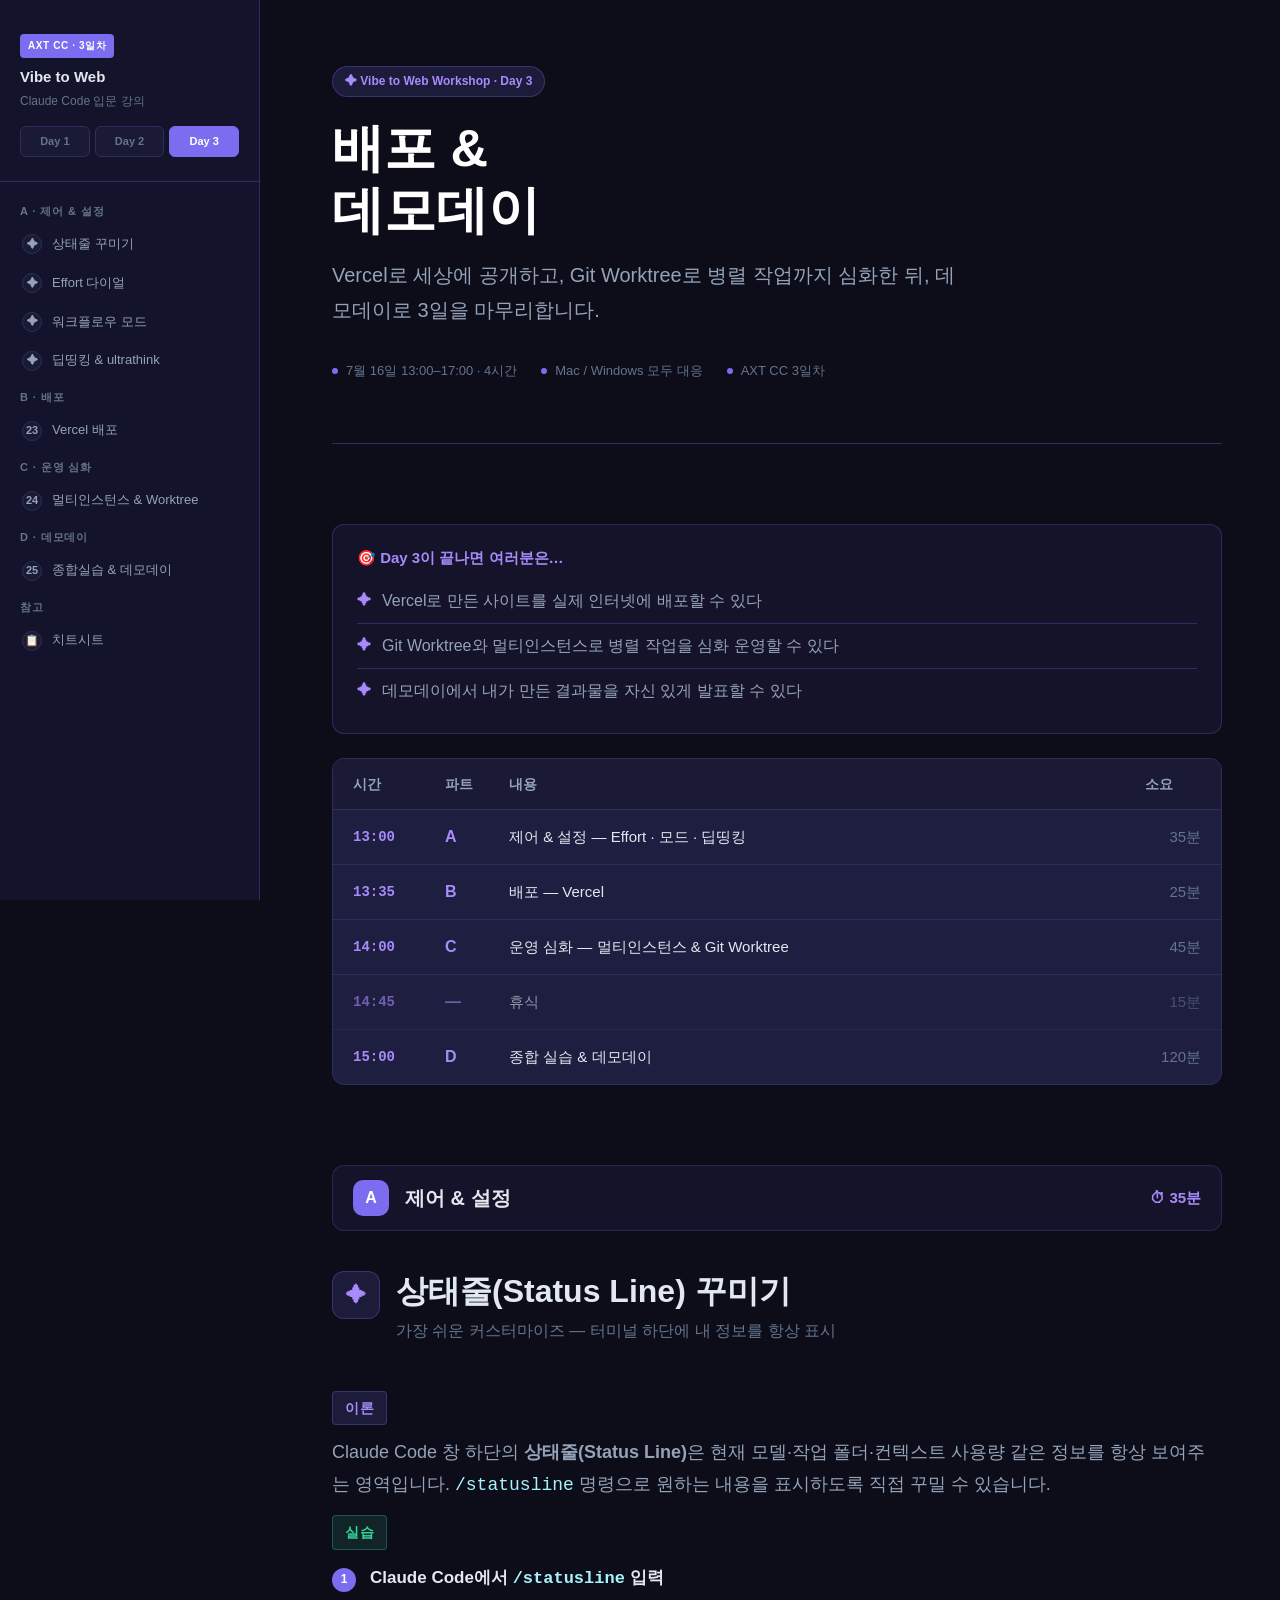
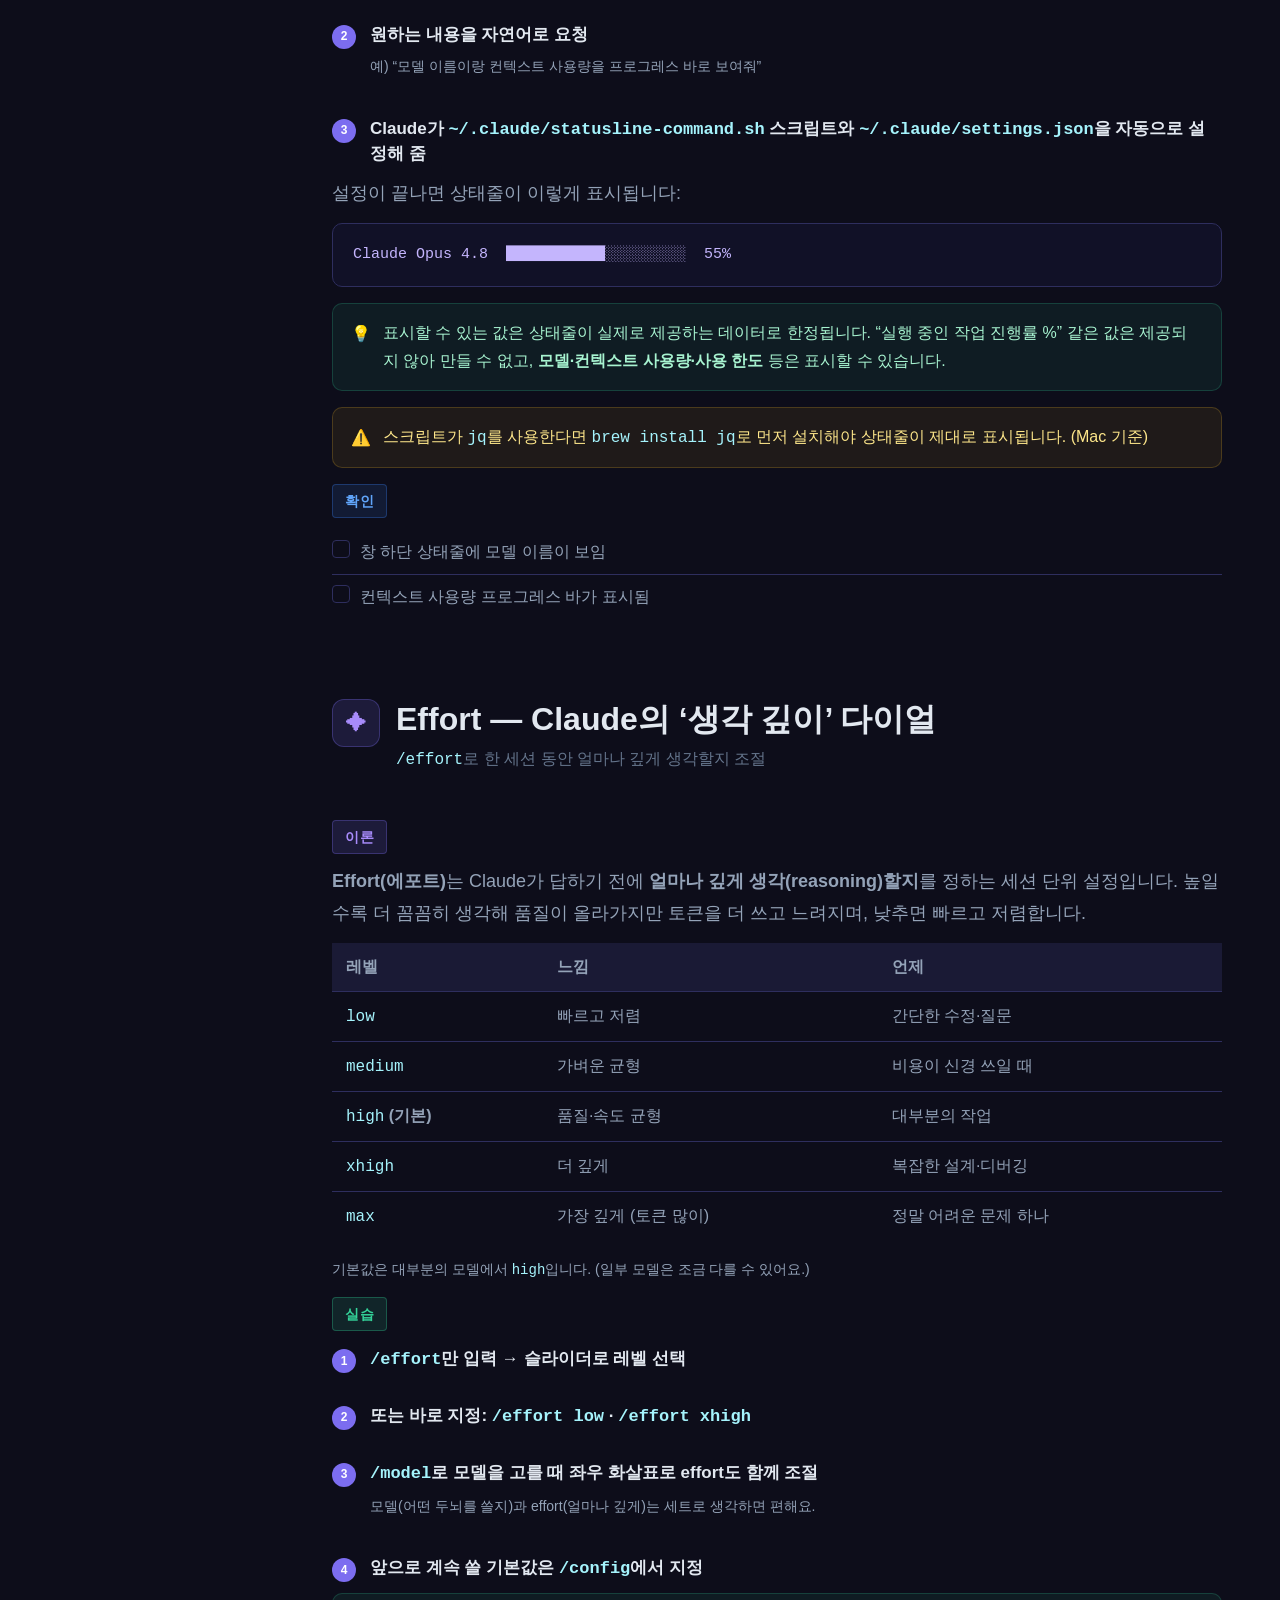
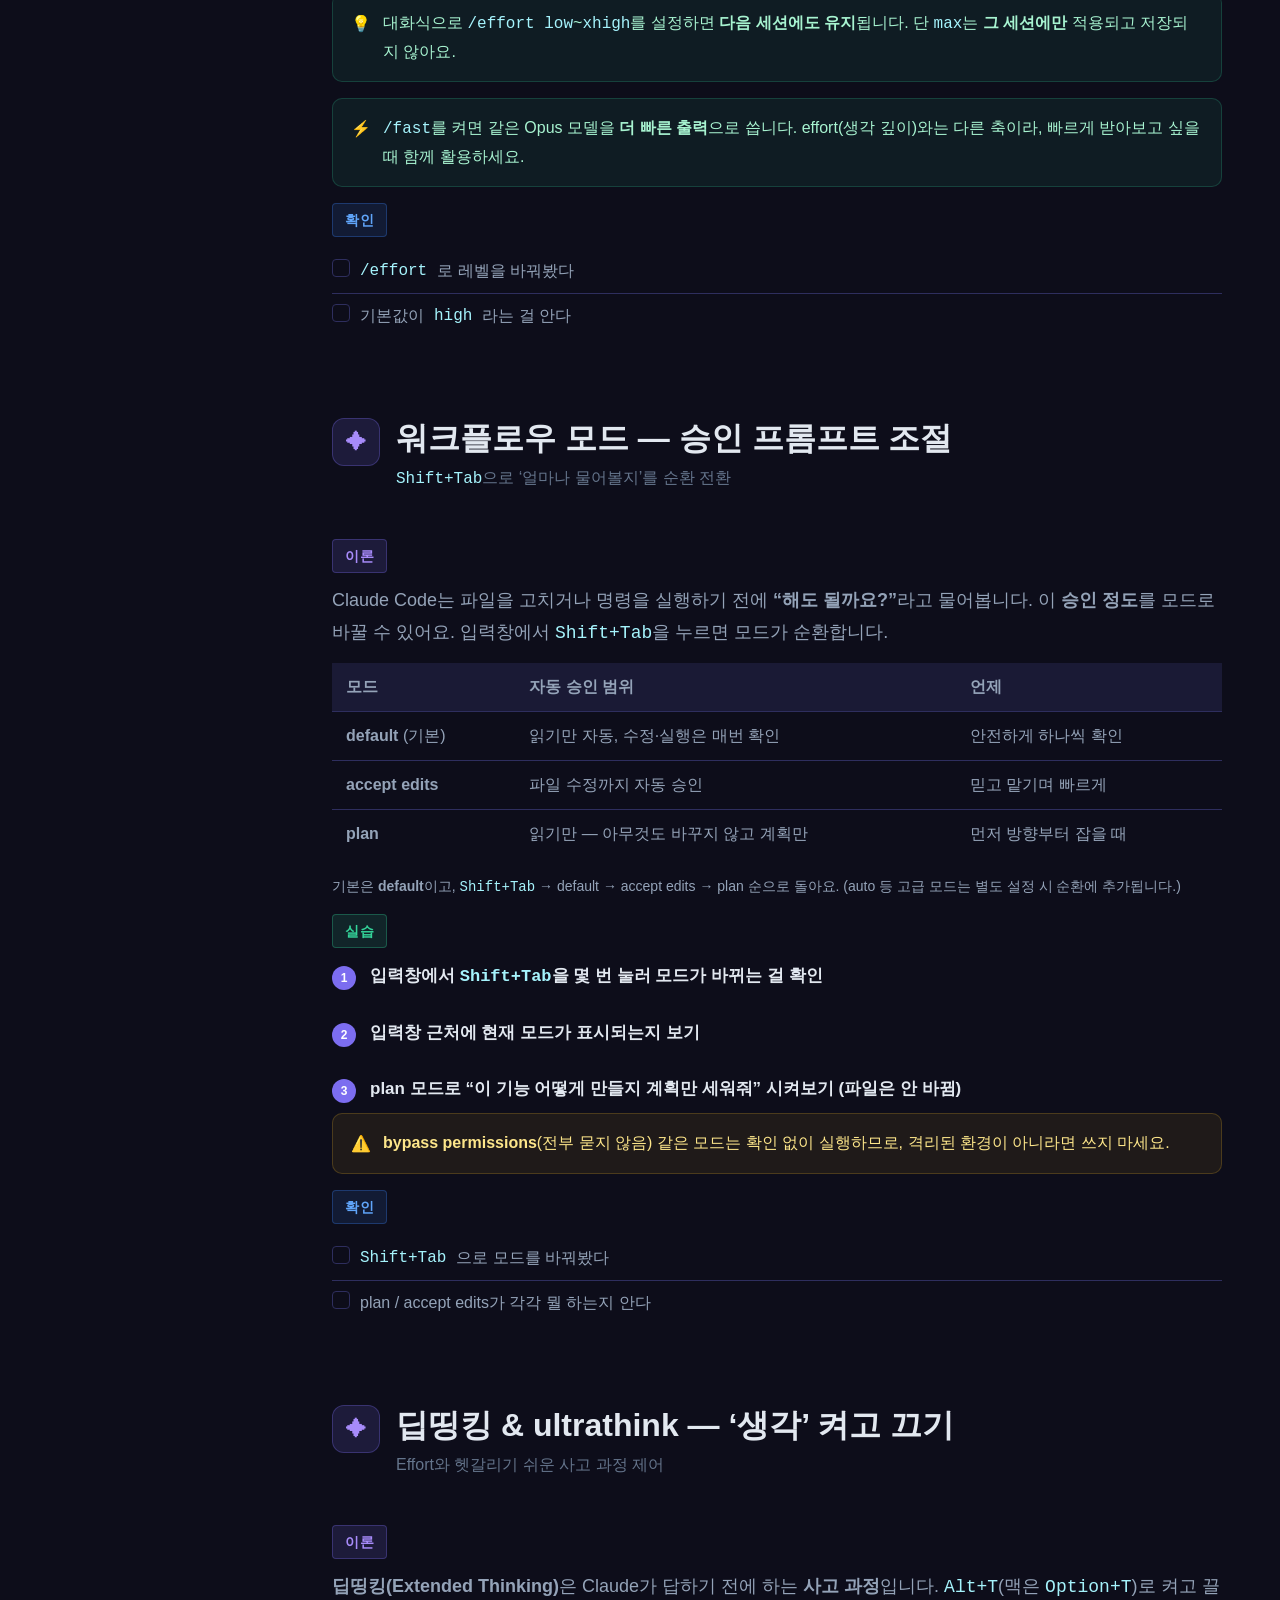
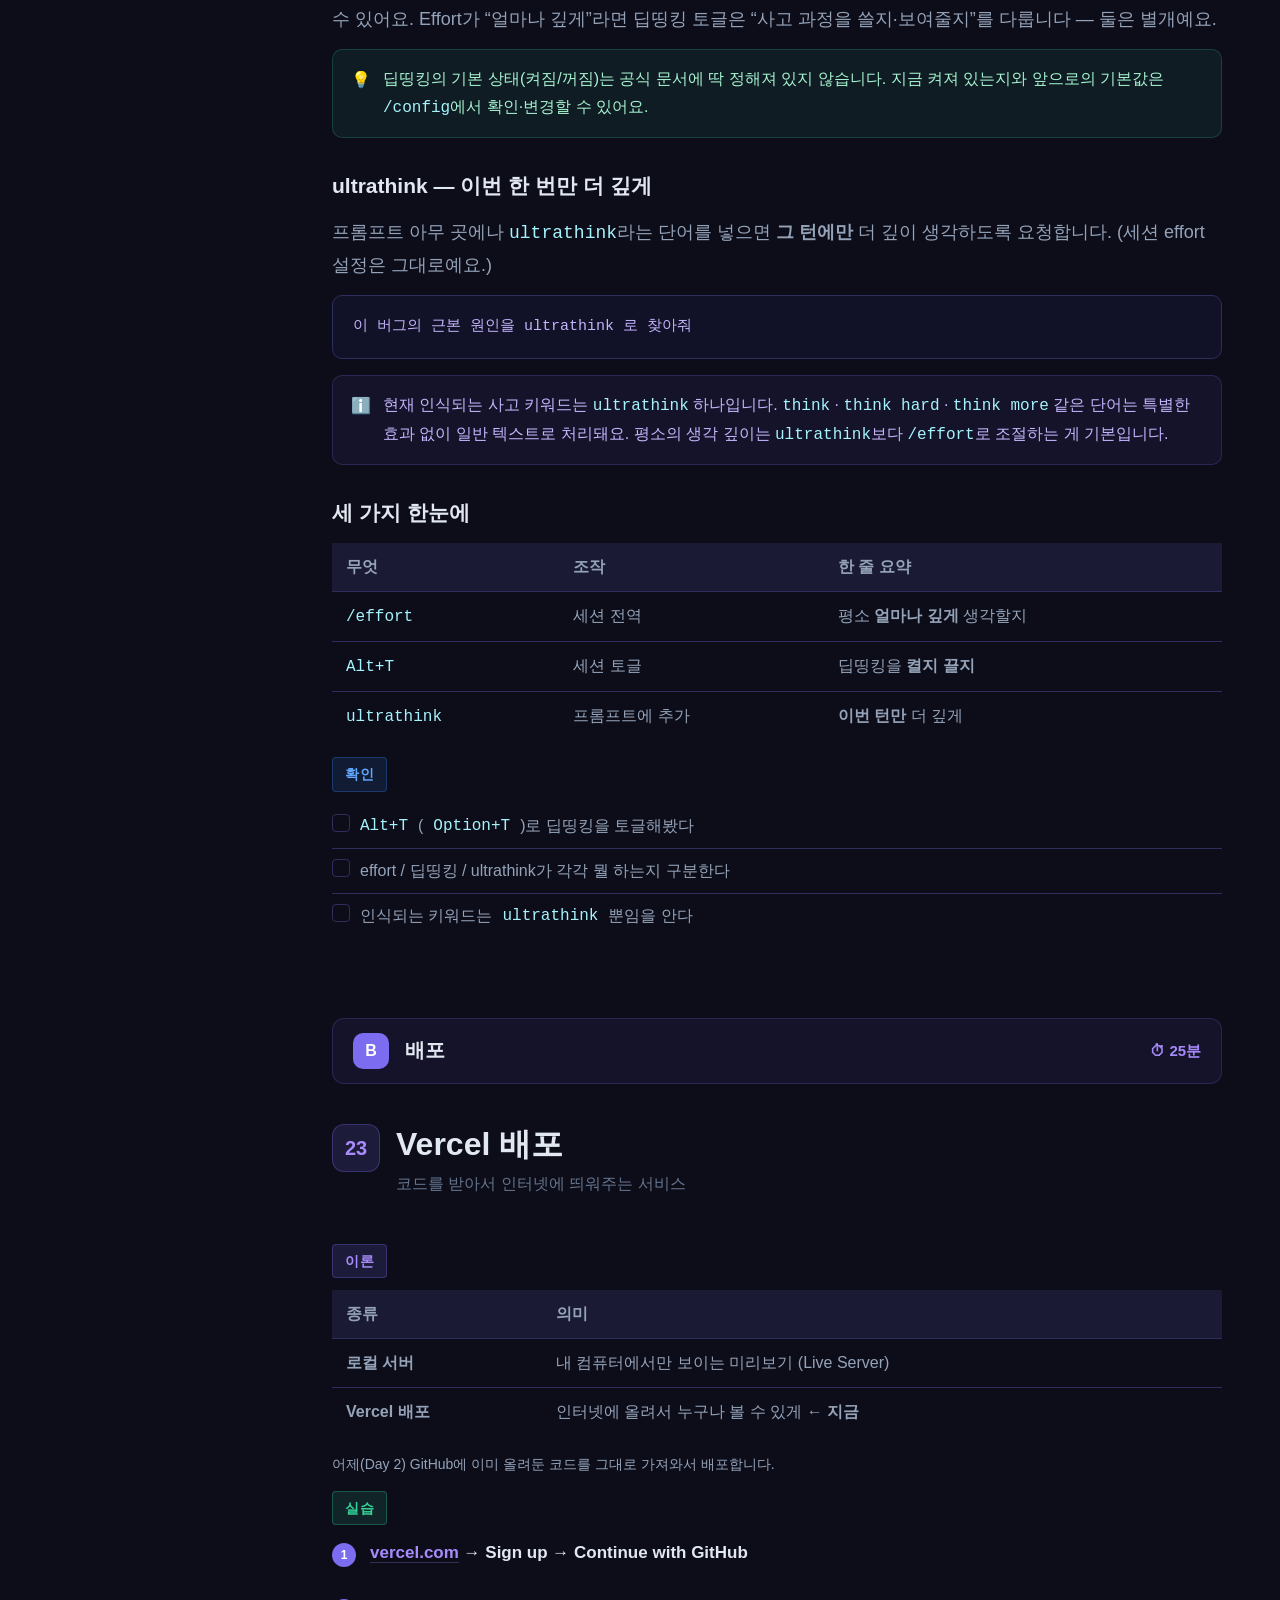
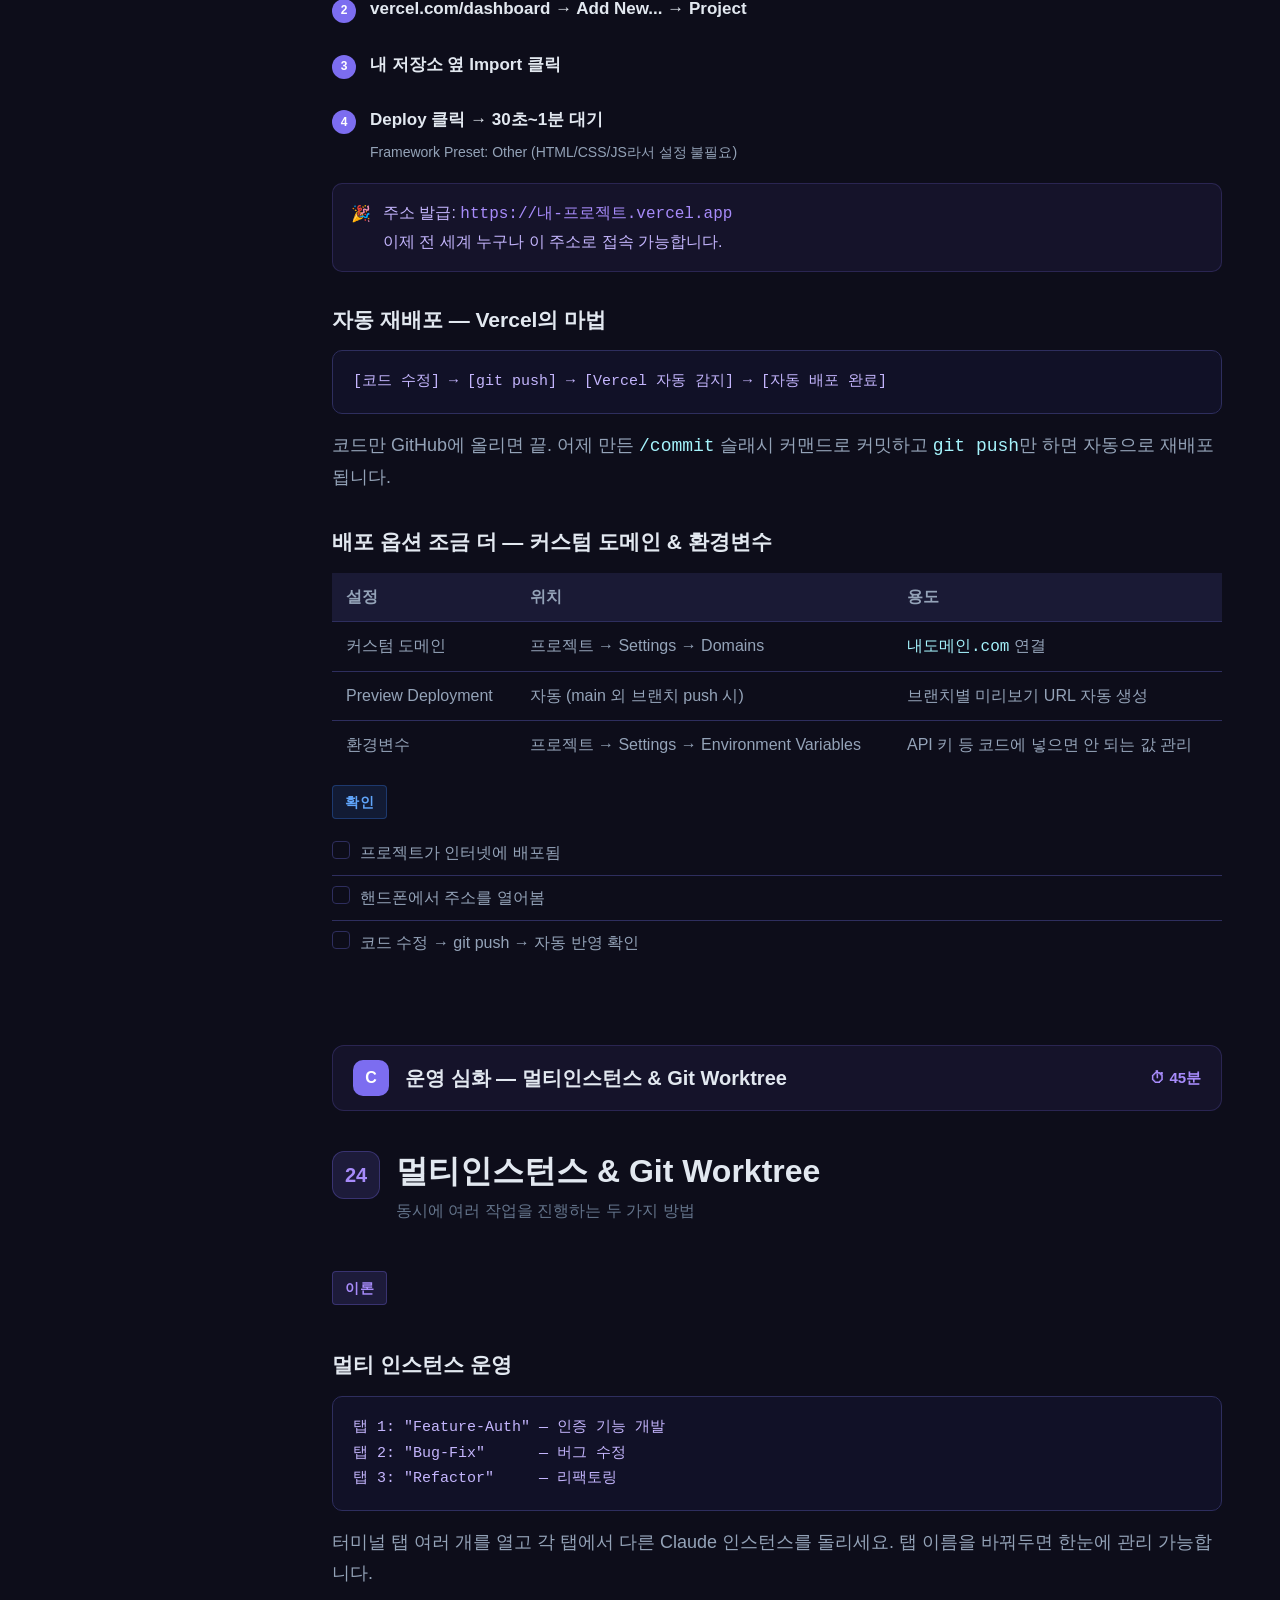
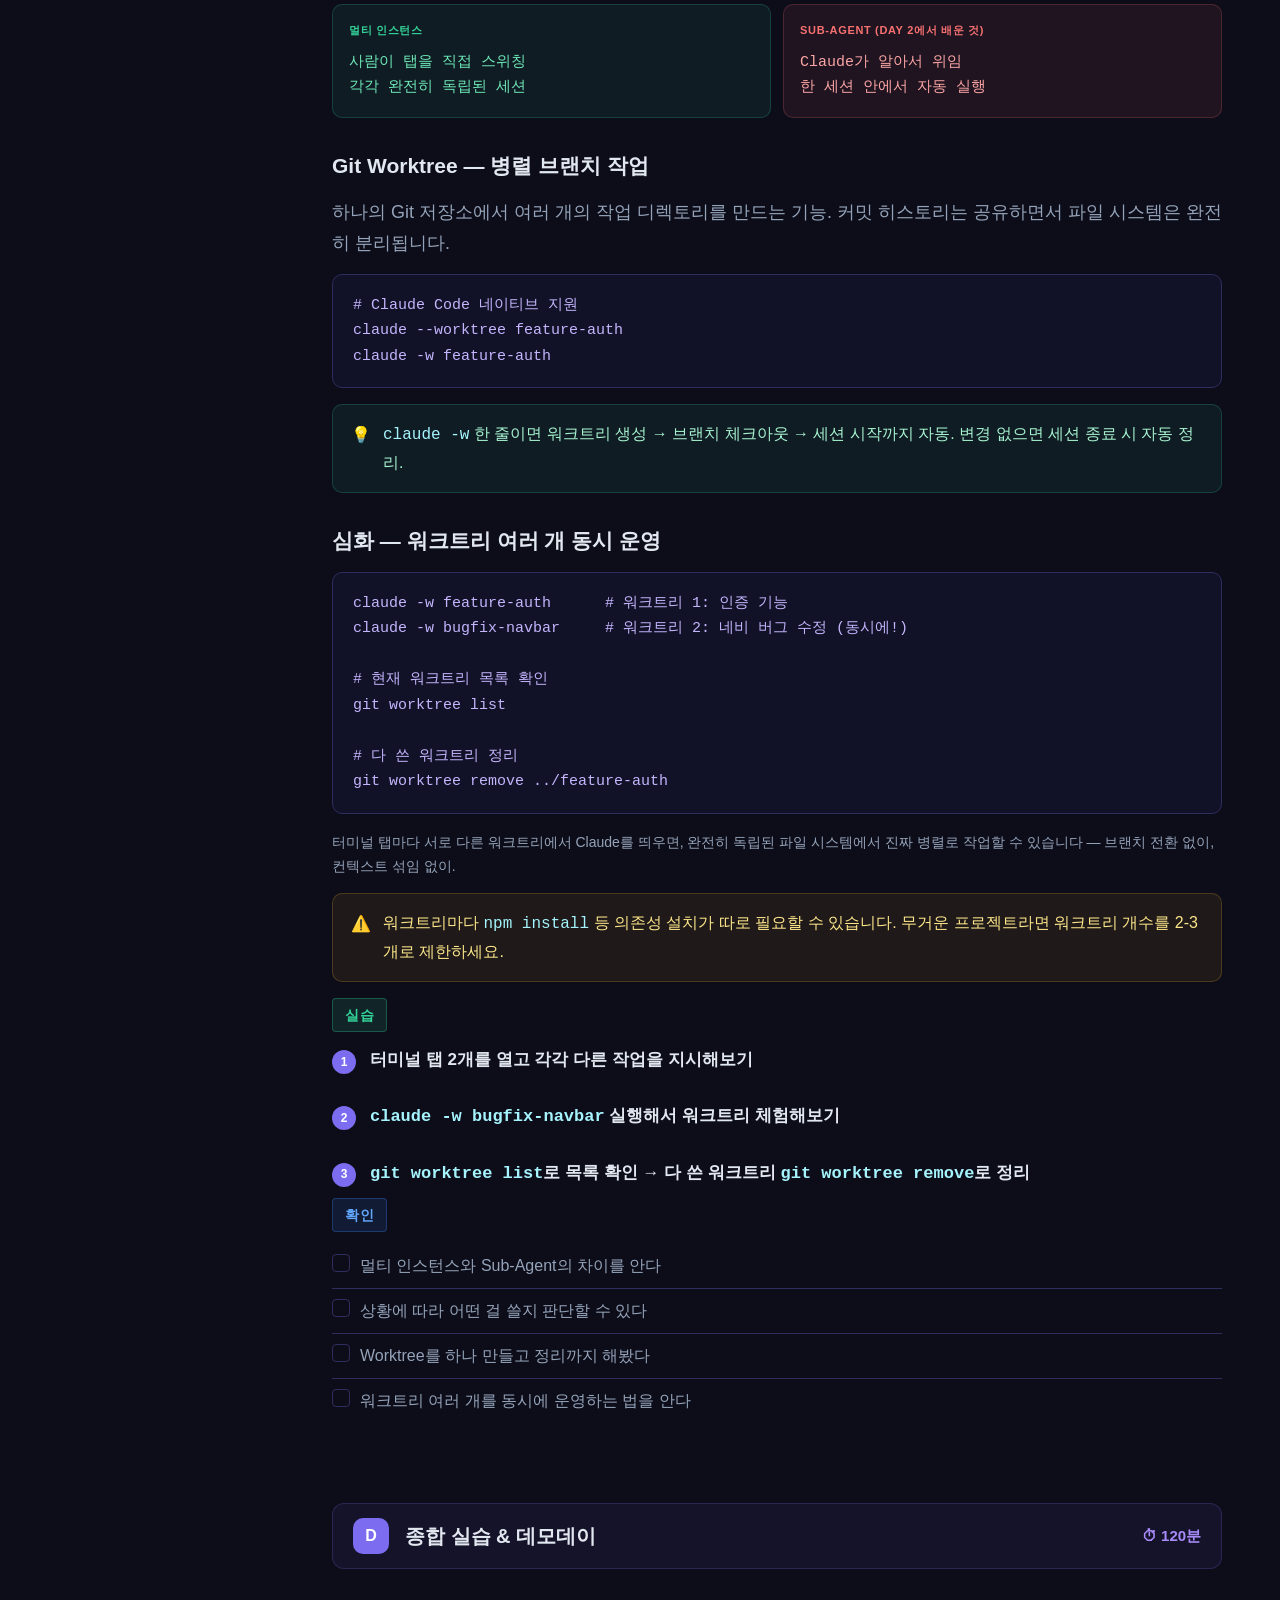
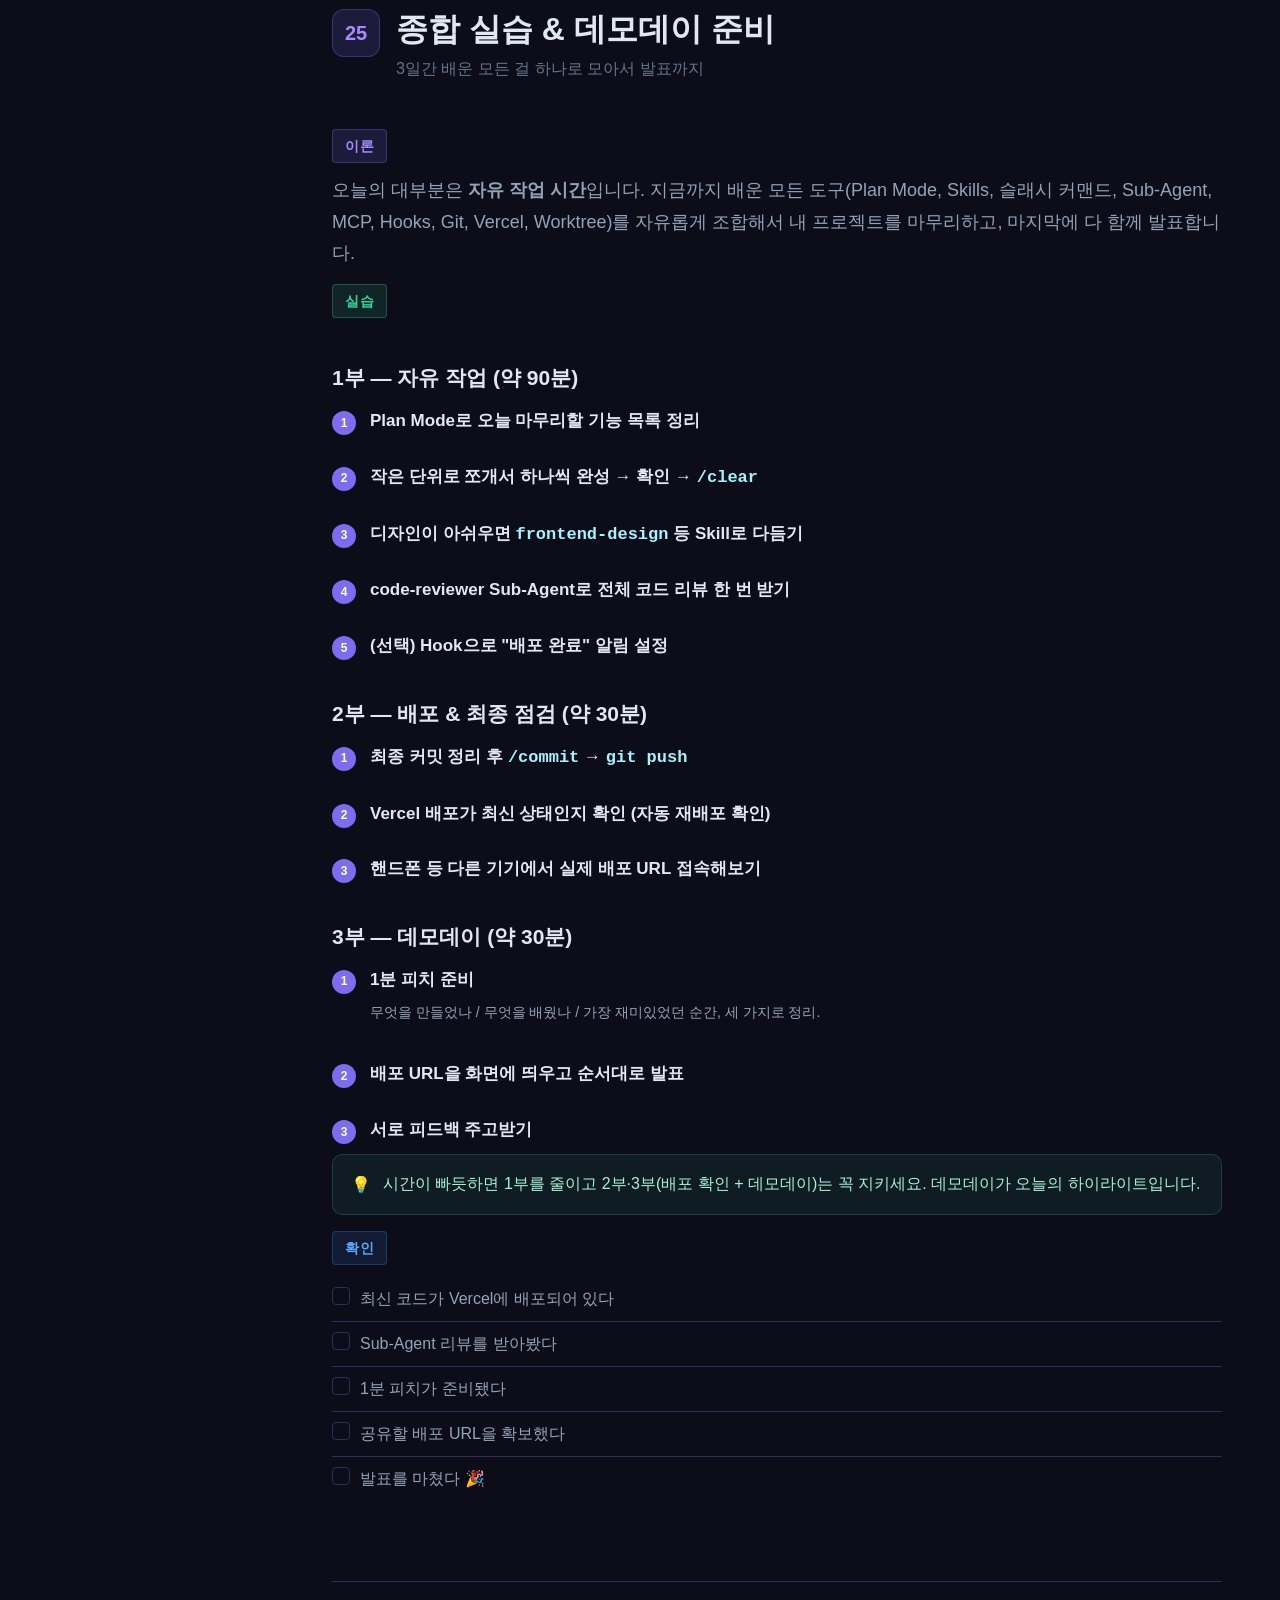
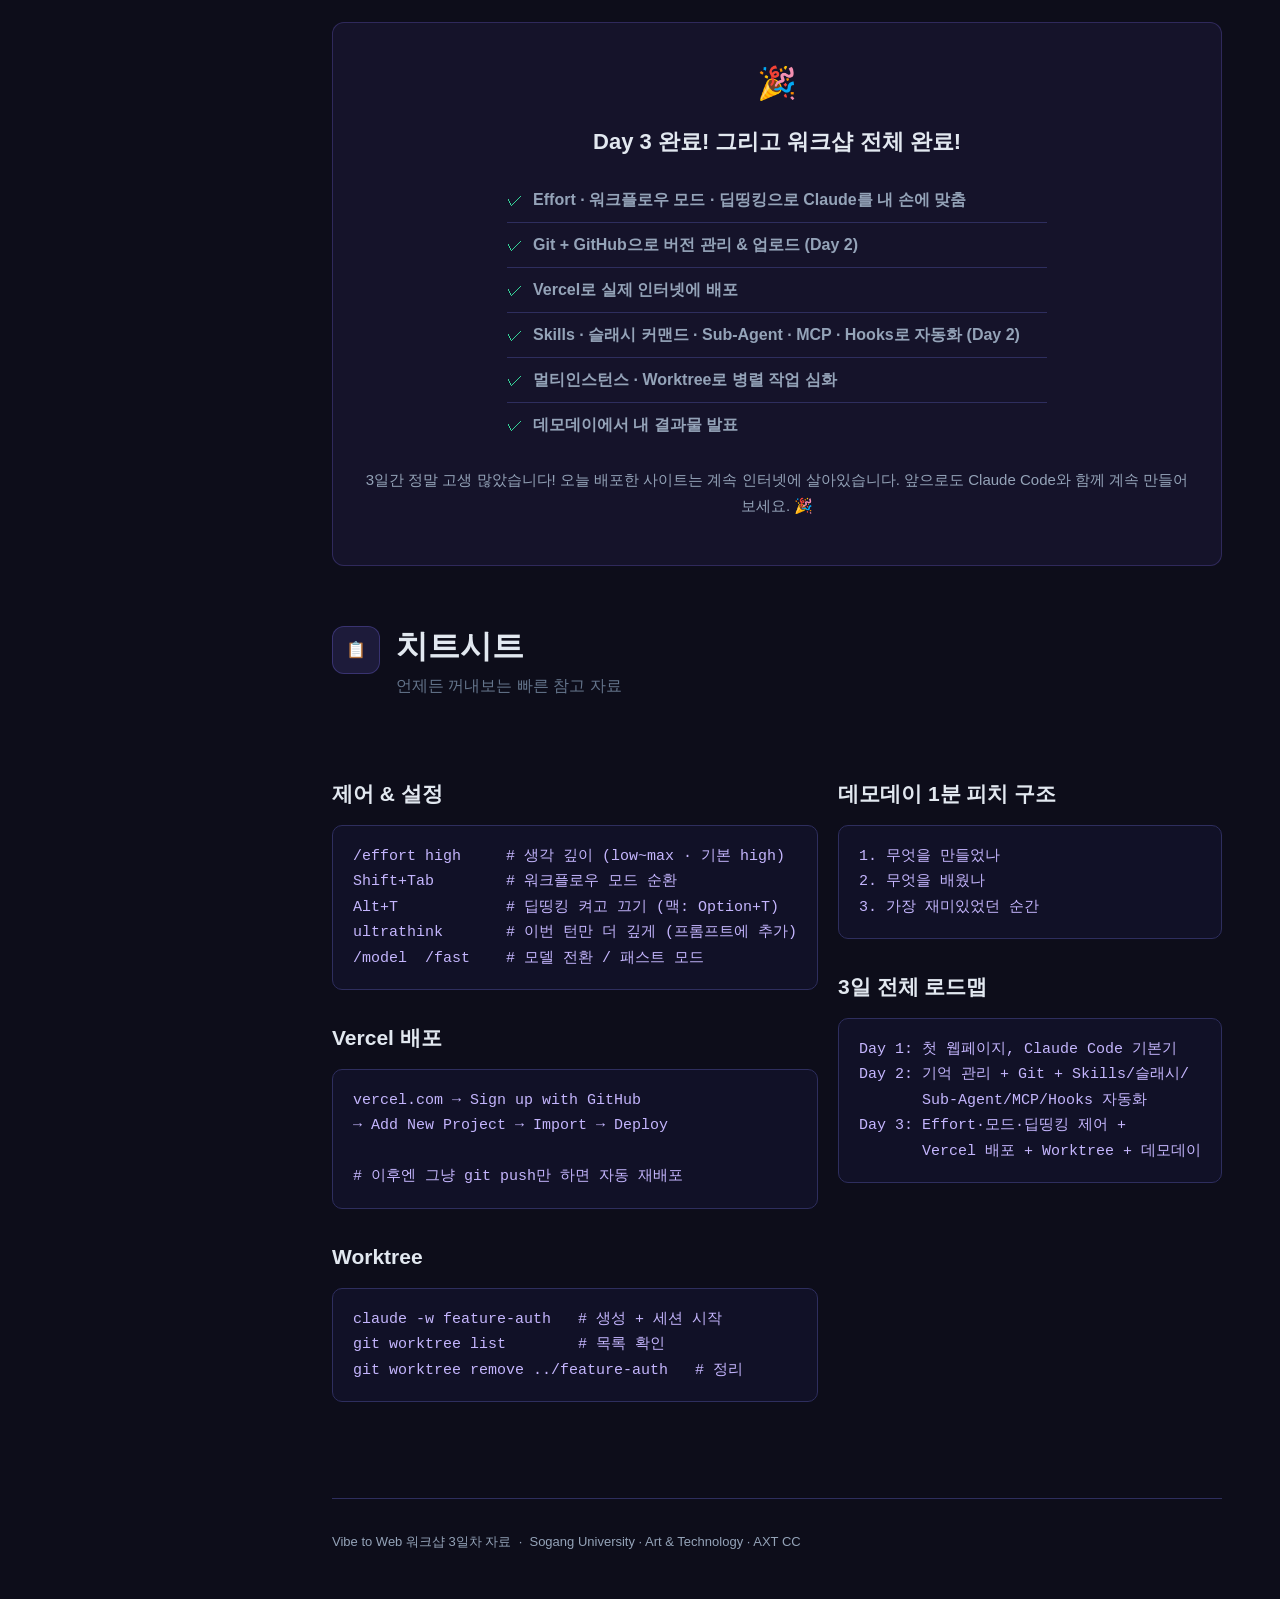
<file: day3.html>
<!DOCTYPE html>
<html lang="ko">
<head>
  <meta charset="UTF-8">
  <meta name="viewport" content="width=device-width, initial-scale=1.0">
  <title>Vibe to Web — Day 3 · 배포 &amp; 데모데이</title>
  <link rel="stylesheet" href="style.css">
</head>
<body>

<div class="layout">

  <!-- ── Sidebar ── -->
  <aside class="sidebar">
    <div class="sidebar-logo">
      <div class="badge">AXT CC · 3일차</div>
      <h1>Vibe to Web</h1>
      <p>Claude Code 입문 강의</p>
      <div class="day-nav">
        <a href="index.html">Day 1</a>
        <a href="day2.html">Day 2</a>
        <a href="day3.html" class="active">Day 3</a>
      </div>
    </div>
    <nav>
      <div class="nav-section">
        <span class="nav-title">A · 제어 &amp; 설정</span>
        <a class="nav-link" href="#step-statusline"><span class="step-num">✦</span>상태줄 꾸미기</a>
        <a class="nav-link" href="#step-effort"><span class="step-num">✦</span>Effort 다이얼</a>
        <a class="nav-link" href="#step-mode"><span class="step-num">✦</span>워크플로우 모드</a>
        <a class="nav-link" href="#step-thinking"><span class="step-num">✦</span>딥띵킹 &amp; ultrathink</a>
      </div>
      <div class="nav-section">
        <span class="nav-title">B · 배포</span>
        <a class="nav-link" href="#step23"><span class="step-num">23</span>Vercel 배포</a>
      </div>
      <div class="nav-section">
        <span class="nav-title">C · 운영 심화</span>
        <a class="nav-link" href="#step24"><span class="step-num">24</span>멀티인스턴스 &amp; Worktree</a>
      </div>
      <div class="nav-section">
        <span class="nav-title">D · 데모데이</span>
        <a class="nav-link" href="#step25"><span class="step-num">25</span>종합실습 &amp; 데모데이</a>
      </div>
      <div class="nav-section">
        <span class="nav-title">참고</span>
        <a class="nav-link" href="#appendix"><span class="step-num">📋</span>치트시트</a>
      </div>
    </nav>
  </aside>

  <!-- ── Main ── -->
  <main>

    <!-- Hero -->
    <div class="hero" id="top">
      <div class="tag">✦ Vibe to Web Workshop · Day 3</div>
      <h1>배포 &amp;<br>데모데이</h1>
      <p>Vercel로 세상에 공개하고, Git Worktree로 병렬 작업까지 심화한 뒤, 데모데이로 3일을 마무리합니다.</p>
      <div class="hero-meta">
        <div class="meta-item"><span class="dot"></span> 7월 16일 13:00–17:00 · 4시간</div>
        <div class="meta-item"><span class="dot"></span> Mac / Windows 모두 대응</div>
        <div class="meta-item"><span class="dot"></span> AXT CC 3일차</div>
      </div>
    </div>

    <!-- Day 3 목표 -->
    <div class="card accent" style="margin-bottom: 24px;">
      <div class="card-title">🎯 Day 3이 끝나면 여러분은…</div>
      <ul class="checklist" style="margin-bottom:0;">
        <li><span style="color:var(--accent2); font-size:15px;">✦</span> Vercel로 만든 사이트를 실제 인터넷에 배포할 수 있다</li>
        <li><span style="color:var(--accent2); font-size:15px;">✦</span> Git Worktree와 멀티인스턴스로 병렬 작업을 심화 운영할 수 있다</li>
        <li><span style="color:var(--accent2); font-size:15px;">✦</span> 데모데이에서 내가 만든 결과물을 자신 있게 발표할 수 있다</li>
      </ul>
    </div>

    <!-- Timetable -->
    <div class="timetable" style="margin-bottom:80px;">
      <div class="timetable-row timetable-header">
        <span>시간</span><span>파트</span><span>내용</span><span>소요</span>
      </div>
      <div class="timetable-row">
        <span class="tt-time">13:00</span>
        <span class="tt-part">A</span>
        <span class="tt-title">제어 &amp; 설정 — Effort · 모드 · 딥띵킹</span>
        <span class="tt-dur">35분</span>
      </div>
      <div class="timetable-row">
        <span class="tt-time">13:35</span>
        <span class="tt-part">B</span>
        <span class="tt-title">배포 — Vercel</span>
        <span class="tt-dur">25분</span>
      </div>
      <div class="timetable-row">
        <span class="tt-time">14:00</span>
        <span class="tt-part">C</span>
        <span class="tt-title">운영 심화 — 멀티인스턴스 &amp; Git Worktree</span>
        <span class="tt-dur">45분</span>
      </div>
      <div class="timetable-row" style="opacity:.6;">
        <span class="tt-time">14:45</span>
        <span class="tt-part">—</span>
        <span class="tt-title">휴식</span>
        <span class="tt-dur">15분</span>
      </div>
      <div class="timetable-row">
        <span class="tt-time">15:00</span>
        <span class="tt-part">D</span>
        <span class="tt-title">종합 실습 &amp; 데모데이</span>
        <span class="tt-dur">120분</span>
      </div>
    </div>

    <!-- ════════════════════════════════
         PART A — 제어 & 설정
    ═════════════════════════════════ -->
    <div class="part-section" id="part-a">
      <div class="part-header">
        <div class="part-badge">A</div>
        <div class="part-title">제어 &amp; 설정</div>
        <div class="part-duration">⏱ 35분</div>
      </div>

      <!-- ── 상태줄 꾸미기 (워밍업) ── -->
      <section class="step-section" id="step-statusline">
        <div class="step-header">
          <div class="step-badge">✦</div>
          <div class="step-header-text">
            <h2>상태줄(Status Line) 꾸미기</h2>
            <p class="step-sub">가장 쉬운 커스터마이즈 — 터미널 하단에 내 정보를 항상 표시</p>
          </div>
        </div>

        <span class="section-label label-theory">이론</span>
        <p>Claude Code 창 하단의 <strong>상태줄(Status Line)</strong>은 현재 모델·작업 폴더·컨텍스트 사용량 같은 정보를 항상 보여주는 영역입니다. <code>/statusline</code> 명령으로 원하는 내용을 표시하도록 직접 꾸밀 수 있습니다.</p>

        <span class="section-label label-practice">실습</span>
        <ol class="step-list">
          <li><div><div class="step-list-title">Claude Code에서 <code>/statusline</code> 입력</div></div></li>
          <li>
            <div>
              <div class="step-list-title">원하는 내용을 자연어로 요청</div>
              <p style="color:var(--text2); font-size:14px;">예) “모델 이름이랑 컨텍스트 사용량을 프로그레스 바로 보여줘”</p>
            </div>
          </li>
          <li><div><div class="step-list-title">Claude가 <code>~/.claude/statusline-command.sh</code> 스크립트와 <code>~/.claude/settings.json</code>을 자동으로 설정해 줌</div></div></li>
        </ol>

        <p>설정이 끝나면 상태줄이 이렇게 표시됩니다:</p>
        <pre><code>Claude Opus 4.8  ███████████░░░░░░░░░  55%</code></pre>

        <div class="tip">
          <span class="tip-icon">💡</span>
          <div>표시할 수 있는 값은 상태줄이 실제로 제공하는 데이터로 한정됩니다. “실행 중인 작업 진행률 %” 같은 값은 제공되지 않아 만들 수 없고, <strong>모델·컨텍스트 사용량·사용 한도</strong> 등은 표시할 수 있습니다.</div>
        </div>

        <div class="warn">
          <span class="warn-icon">⚠️</span>
          <div>스크립트가 <code>jq</code>를 사용한다면 <code>brew install jq</code>로 먼저 설치해야 상태줄이 제대로 표시됩니다. (Mac 기준)</div>
        </div>

        <span class="section-label label-verify">확인</span>
        <ul class="checklist">
          <li><span class="check-box"></span>창 하단 상태줄에 모델 이름이 보임</li>
          <li><span class="check-box"></span>컨텍스트 사용량 프로그레스 바가 표시됨</li>
        </ul>
      </section>

      <!-- ── Effort ── -->
      <section class="step-section" id="step-effort">
        <div class="step-header">
          <div class="step-badge">✦</div>
          <div class="step-header-text">
            <h2>Effort — Claude의 ‘생각 깊이’ 다이얼</h2>
            <p class="step-sub"><code>/effort</code>로 한 세션 동안 얼마나 깊게 생각할지 조절</p>
          </div>
        </div>

        <span class="section-label label-theory">이론</span>
        <p><strong>Effort(에포트)</strong>는 Claude가 답하기 전에 <strong>얼마나 깊게 생각(reasoning)할지</strong>를 정하는 세션 단위 설정입니다. 높일수록 더 꼼꼼히 생각해 품질이 올라가지만 토큰을 더 쓰고 느려지며, 낮추면 빠르고 저렴합니다.</p>
        <div class="table-wrap">
          <table>
            <thead><tr><th>레벨</th><th>느낌</th><th>언제</th></tr></thead>
            <tbody>
              <tr><td><code>low</code></td><td>빠르고 저렴</td><td>간단한 수정·질문</td></tr>
              <tr><td><code>medium</code></td><td>가벼운 균형</td><td>비용이 신경 쓰일 때</td></tr>
              <tr><td><code>high</code> <strong>(기본)</strong></td><td>품질·속도 균형</td><td>대부분의 작업</td></tr>
              <tr><td><code>xhigh</code></td><td>더 깊게</td><td>복잡한 설계·디버깅</td></tr>
              <tr><td><code>max</code></td><td>가장 깊게 (토큰 많이)</td><td>정말 어려운 문제 하나</td></tr>
            </tbody>
          </table>
        </div>
        <p style="color:var(--text2); font-size:14px;">기본값은 대부분의 모델에서 <code>high</code>입니다. (일부 모델은 조금 다를 수 있어요.)</p>

        <span class="section-label label-practice">실습</span>
        <ol class="step-list">
          <li><div><div class="step-list-title"><code>/effort</code>만 입력 → 슬라이더로 레벨 선택</div></div></li>
          <li><div><div class="step-list-title">또는 바로 지정: <code>/effort low</code> · <code>/effort xhigh</code></div></div></li>
          <li>
            <div>
              <div class="step-list-title"><code>/model</code>로 모델을 고를 때 좌우 화살표로 effort도 함께 조절</div>
              <p style="color:var(--text2); font-size:14px;">모델(어떤 두뇌를 쓸지)과 effort(얼마나 깊게)는 세트로 생각하면 편해요.</p>
            </div>
          </li>
          <li><div><div class="step-list-title">앞으로 계속 쓸 기본값은 <code>/config</code>에서 지정</div></div></li>
        </ol>
        <div class="tip">
          <span class="tip-icon">💡</span>
          <div>대화식으로 <code>/effort low</code>~<code>xhigh</code>를 설정하면 <strong>다음 세션에도 유지</strong>됩니다. 단 <code>max</code>는 <strong>그 세션에만</strong> 적용되고 저장되지 않아요.</div>
        </div>
        <div class="tip">
          <span class="tip-icon">⚡</span>
          <div><code>/fast</code>를 켜면 같은 Opus 모델을 <strong>더 빠른 출력</strong>으로 씁니다. effort(생각 깊이)와는 다른 축이라, 빠르게 받아보고 싶을 때 함께 활용하세요.</div>
        </div>

        <span class="section-label label-verify">확인</span>
        <ul class="checklist">
          <li><span class="check-box"></span><code>/effort</code>로 레벨을 바꿔봤다</li>
          <li><span class="check-box"></span>기본값이 <code>high</code>라는 걸 안다</li>
        </ul>
      </section>

      <!-- ── 워크플로우 모드 ── -->
      <section class="step-section" id="step-mode">
        <div class="step-header">
          <div class="step-badge">✦</div>
          <div class="step-header-text">
            <h2>워크플로우 모드 — 승인 프롬프트 조절</h2>
            <p class="step-sub"><code>Shift+Tab</code>으로 ‘얼마나 물어볼지’를 순환 전환</p>
          </div>
        </div>

        <span class="section-label label-theory">이론</span>
        <p>Claude Code는 파일을 고치거나 명령을 실행하기 전에 <strong>“해도 될까요?”</strong>라고 물어봅니다. 이 <strong>승인 정도</strong>를 모드로 바꿀 수 있어요. 입력창에서 <code>Shift+Tab</code>을 누르면 모드가 순환합니다.</p>
        <div class="table-wrap">
          <table>
            <thead><tr><th>모드</th><th>자동 승인 범위</th><th>언제</th></tr></thead>
            <tbody>
              <tr><td><strong>default</strong> (기본)</td><td>읽기만 자동, 수정·실행은 매번 확인</td><td>안전하게 하나씩 확인</td></tr>
              <tr><td><strong>accept edits</strong></td><td>파일 수정까지 자동 승인</td><td>믿고 맡기며 빠르게</td></tr>
              <tr><td><strong>plan</strong></td><td>읽기만 — 아무것도 바꾸지 않고 계획만</td><td>먼저 방향부터 잡을 때</td></tr>
            </tbody>
          </table>
        </div>
        <p style="color:var(--text2); font-size:14px;">기본은 <strong>default</strong>이고, <code>Shift+Tab</code> → default → accept edits → plan 순으로 돌아요. (auto 등 고급 모드는 별도 설정 시 순환에 추가됩니다.)</p>

        <span class="section-label label-practice">실습</span>
        <ol class="step-list">
          <li><div><div class="step-list-title">입력창에서 <code>Shift+Tab</code>을 몇 번 눌러 모드가 바뀌는 걸 확인</div></div></li>
          <li><div><div class="step-list-title">입력창 근처에 현재 모드가 표시되는지 보기</div></div></li>
          <li><div><div class="step-list-title"><strong>plan</strong> 모드로 “이 기능 어떻게 만들지 계획만 세워줘” 시켜보기 (파일은 안 바뀜)</div></div></li>
        </ol>
        <div class="warn">
          <span class="warn-icon">⚠️</span>
          <div><strong>bypass permissions</strong>(전부 묻지 않음) 같은 모드는 확인 없이 실행하므로, 격리된 환경이 아니라면 쓰지 마세요.</div>
        </div>

        <span class="section-label label-verify">확인</span>
        <ul class="checklist">
          <li><span class="check-box"></span><code>Shift+Tab</code>으로 모드를 바꿔봤다</li>
          <li><span class="check-box"></span>plan / accept edits가 각각 뭘 하는지 안다</li>
        </ul>
      </section>

      <!-- ── 딥띵킹 & ultrathink ── -->
      <section class="step-section" id="step-thinking">
        <div class="step-header">
          <div class="step-badge">✦</div>
          <div class="step-header-text">
            <h2>딥띵킹 &amp; ultrathink — ‘생각’ 켜고 끄기</h2>
            <p class="step-sub">Effort와 헷갈리기 쉬운 사고 과정 제어</p>
          </div>
        </div>

        <span class="section-label label-theory">이론</span>
        <p><strong>딥띵킹(Extended Thinking)</strong>은 Claude가 답하기 전에 하는 <strong>사고 과정</strong>입니다. <code>Alt+T</code>(맥은 <code>Option+T</code>)로 켜고 끌 수 있어요. Effort가 “얼마나 깊게”라면 딥띵킹 토글은 “사고 과정을 쓸지·보여줄지”를 다룹니다 — 둘은 별개예요.</p>
        <div class="tip">
          <span class="tip-icon">💡</span>
          <div>딥띵킹의 기본 상태(켜짐/꺼짐)는 공식 문서에 딱 정해져 있지 않습니다. 지금 켜져 있는지와 앞으로의 기본값은 <code>/config</code>에서 확인·변경할 수 있어요.</div>
        </div>

        <h3>ultrathink — 이번 한 번만 더 깊게</h3>
        <p>프롬프트 아무 곳에나 <code>ultrathink</code>라는 단어를 넣으면 <strong>그 턴에만</strong> 더 깊이 생각하도록 요청합니다. (세션 effort 설정은 그대로예요.)</p>
        <pre><code>이 버그의 근본 원인을 ultrathink 로 찾아줘</code></pre>
        <div class="info">
          <span class="info-icon">ℹ️</span>
          <div>현재 인식되는 사고 키워드는 <code>ultrathink</code> 하나입니다. <code>think</code> · <code>think hard</code> · <code>think more</code> 같은 단어는 특별한 효과 없이 일반 텍스트로 처리돼요. 평소의 생각 깊이는 <code>ultrathink</code>보다 <code>/effort</code>로 조절하는 게 기본입니다.</div>
        </div>

        <h3>세 가지 한눈에</h3>
        <div class="table-wrap">
          <table>
            <thead><tr><th>무엇</th><th>조작</th><th>한 줄 요약</th></tr></thead>
            <tbody>
              <tr><td><code>/effort</code></td><td>세션 전역</td><td>평소 <strong>얼마나 깊게</strong> 생각할지</td></tr>
              <tr><td><code>Alt+T</code></td><td>세션 토글</td><td>딥띵킹을 <strong>켤지 끌지</strong></td></tr>
              <tr><td><code>ultrathink</code></td><td>프롬프트에 추가</td><td><strong>이번 턴만</strong> 더 깊게</td></tr>
            </tbody>
          </table>
        </div>

        <span class="section-label label-verify">확인</span>
        <ul class="checklist">
          <li><span class="check-box"></span><code>Alt+T</code>(<code>Option+T</code>)로 딥띵킹을 토글해봤다</li>
          <li><span class="check-box"></span>effort / 딥띵킹 / ultrathink가 각각 뭘 하는지 구분한다</li>
          <li><span class="check-box"></span>인식되는 키워드는 <code>ultrathink</code>뿐임을 안다</li>
        </ul>
      </section>
    </div><!-- /part-a -->

    <!-- ════════════════════════════════
         PART B — 배포
    ═════════════════════════════════ -->
    <div class="part-section" id="part-b">
      <div class="part-header">
        <div class="part-badge">B</div>
        <div class="part-title">배포</div>
        <div class="part-duration">⏱ 25분</div>
      </div>

      <!-- ── Step 23: Vercel ── -->
      <section class="step-section" id="step23">
        <div class="step-header">
          <div class="step-badge">23</div>
          <div class="step-header-text">
            <h2>Vercel 배포</h2>
            <p class="step-sub">코드를 받아서 인터넷에 띄워주는 서비스</p>
          </div>
        </div>

        <span class="section-label label-theory">이론</span>
        <div class="table-wrap">
          <table>
            <thead><tr><th>종류</th><th>의미</th></tr></thead>
            <tbody>
              <tr><td><strong>로컬 서버</strong></td><td>내 컴퓨터에서만 보이는 미리보기 (Live Server)</td></tr>
              <tr><td><strong>Vercel 배포</strong></td><td>인터넷에 올려서 누구나 볼 수 있게 ← <strong>지금</strong></td></tr>
            </tbody>
          </table>
        </div>
        <p style="color:var(--text2); font-size:14px;">어제(Day 2) GitHub에 이미 올려둔 코드를 그대로 가져와서 배포합니다.</p>

        <span class="section-label label-practice">실습</span>
        <ol class="step-list">
          <li><div><div class="step-list-title"><a class="ext-link" href="https://vercel.com" target="_blank">vercel.com</a> → Sign up → Continue with GitHub</div></div></li>
          <li><div><div class="step-list-title">vercel.com/dashboard → Add New... → Project</div></div></li>
          <li><div><div class="step-list-title">내 저장소 옆 <strong>Import</strong> 클릭</div></div></li>
          <li>
            <div>
              <div class="step-list-title"><strong>Deploy</strong> 클릭 → 30초~1분 대기</div>
              <p style="color:var(--text2); font-size:14px;">Framework Preset: Other (HTML/CSS/JS라서 설정 불필요)</p>
            </div>
          </li>
        </ol>

        <div class="info">
          <span class="info-icon">🎉</span>
          <div>주소 발급: <code style="color:var(--accent2);">https://내-프로젝트.vercel.app</code><br>
          이제 전 세계 누구나 이 주소로 접속 가능합니다.</div>
        </div>

        <h3>자동 재배포 — Vercel의 마법</h3>
        <pre><code>[코드 수정] → [git push] → [Vercel 자동 감지] → [자동 배포 완료]</code></pre>
        <p>코드만 GitHub에 올리면 끝. 어제 만든 <code>/commit</code> 슬래시 커맨드로 커밋하고 <code>git push</code>만 하면 자동으로 재배포됩니다.</p>

        <h3>배포 옵션 조금 더 — 커스텀 도메인 &amp; 환경변수</h3>
        <div class="table-wrap">
          <table>
            <thead><tr><th>설정</th><th>위치</th><th>용도</th></tr></thead>
            <tbody>
              <tr><td>커스텀 도메인</td><td>프로젝트 → Settings → Domains</td><td><code>내도메인.com</code> 연결</td></tr>
              <tr><td>Preview Deployment</td><td>자동 (main 외 브랜치 push 시)</td><td>브랜치별 미리보기 URL 자동 생성</td></tr>
              <tr><td>환경변수</td><td>프로젝트 → Settings → Environment Variables</td><td>API 키 등 코드에 넣으면 안 되는 값 관리</td></tr>
            </tbody>
          </table>
        </div>

        <span class="section-label label-verify">확인</span>
        <ul class="checklist">
          <li><span class="check-box"></span>프로젝트가 인터넷에 배포됨</li>
          <li><span class="check-box"></span>핸드폰에서 주소를 열어봄</li>
          <li><span class="check-box"></span>코드 수정 → git push → 자동 반영 확인</li>
        </ul>
      </section>
    </div><!-- /part-b -->

    <!-- ════════════════════════════════
         PART C — 운영 심화
    ═════════════════════════════════ -->
    <div class="part-section" id="part-c">
      <div class="part-header">
        <div class="part-badge">C</div>
        <div class="part-title">운영 심화 — 멀티인스턴스 &amp; Git Worktree</div>
        <div class="part-duration">⏱ 45분</div>
      </div>

      <!-- ── Step 24: 멀티인스턴스 & Worktree ── -->
      <section class="step-section" id="step24">
        <div class="step-header">
          <div class="step-badge">24</div>
          <div class="step-header-text">
            <h2>멀티인스턴스 &amp; Git Worktree</h2>
            <p class="step-sub">동시에 여러 작업을 진행하는 두 가지 방법</p>
          </div>
        </div>

        <span class="section-label label-theory">이론</span>
        <h3>멀티 인스턴스 운영</h3>
        <pre><code>탭 1: "Feature-Auth" — 인증 기능 개발
탭 2: "Bug-Fix"      — 버그 수정
탭 3: "Refactor"     — 리팩토링</code></pre>
        <p>터미널 탭 여러 개를 열고 각 탭에서 다른 Claude 인스턴스를 돌리세요. 탭 이름을 바꿔두면 한눈에 관리 가능합니다.</p>

        <div class="compare">
          <div class="compare-good">
            <div class="compare-label">멀티 인스턴스</div>
            <pre><code>사람이 탭을 직접 스위칭
각각 완전히 독립된 세션</code></pre>
          </div>
          <div class="compare-bad">
            <div class="compare-label">Sub-Agent (Day 2에서 배운 것)</div>
            <pre><code>Claude가 알아서 위임
한 세션 안에서 자동 실행</code></pre>
          </div>
        </div>

        <h3>Git Worktree — 병렬 브랜치 작업</h3>
        <p>하나의 Git 저장소에서 여러 개의 작업 디렉토리를 만드는 기능. 커밋 히스토리는 공유하면서 파일 시스템은 완전히 분리됩니다.</p>
        <pre><code># Claude Code 네이티브 지원
claude --worktree feature-auth
claude -w feature-auth</code></pre>
        <div class="tip">
          <span class="tip-icon">💡</span>
          <div><code>claude -w</code> 한 줄이면 워크트리 생성 → 브랜치 체크아웃 → 세션 시작까지 자동. 변경 없으면 세션 종료 시 자동 정리.</div>
        </div>

        <h3>심화 — 워크트리 여러 개 동시 운영</h3>
        <pre><code>claude -w feature-auth      # 워크트리 1: 인증 기능
claude -w bugfix-navbar     # 워크트리 2: 네비 버그 수정 (동시에!)

# 현재 워크트리 목록 확인
git worktree list

# 다 쓴 워크트리 정리
git worktree remove ../feature-auth</code></pre>
        <p style="color:var(--text2); font-size:14px;">터미널 탭마다 서로 다른 워크트리에서 Claude를 띄우면, 완전히 독립된 파일 시스템에서 진짜 병렬로 작업할 수 있습니다 — 브랜치 전환 없이, 컨텍스트 섞임 없이.</p>

        <div class="warn">
          <span class="warn-icon">⚠️</span>
          <div>워크트리마다 <code>npm install</code> 등 의존성 설치가 따로 필요할 수 있습니다. 무거운 프로젝트라면 워크트리 개수를 2-3개로 제한하세요.</div>
        </div>

        <span class="section-label label-practice">실습</span>
        <ol class="step-list">
          <li><div><div class="step-list-title">터미널 탭 2개를 열고 각각 다른 작업을 지시해보기</div></div></li>
          <li><div><div class="step-list-title"><code>claude -w bugfix-navbar</code> 실행해서 워크트리 체험해보기</div></div></li>
          <li><div><div class="step-list-title"><code>git worktree list</code>로 목록 확인 → 다 쓴 워크트리 <code>git worktree remove</code>로 정리</div></div></li>
        </ol>

        <span class="section-label label-verify">확인</span>
        <ul class="checklist">
          <li><span class="check-box"></span>멀티 인스턴스와 Sub-Agent의 차이를 안다</li>
          <li><span class="check-box"></span>상황에 따라 어떤 걸 쓸지 판단할 수 있다</li>
          <li><span class="check-box"></span>Worktree를 하나 만들고 정리까지 해봤다</li>
          <li><span class="check-box"></span>워크트리 여러 개를 동시에 운영하는 법을 안다</li>
        </ul>
      </section>
    </div><!-- /part-c -->

    <!-- ════════════════════════════════
         PART D — 데모데이
    ═════════════════════════════════ -->
    <div class="part-section" id="part-d">
      <div class="part-header">
        <div class="part-badge">D</div>
        <div class="part-title">종합 실습 &amp; 데모데이</div>
        <div class="part-duration">⏱ 120분</div>
      </div>

      <!-- ── Step 25: 종합 실습 & 데모데이 ── -->
      <section class="step-section" id="step25">
        <div class="step-header">
          <div class="step-badge">25</div>
          <div class="step-header-text">
            <h2>종합 실습 &amp; 데모데이 준비</h2>
            <p class="step-sub">3일간 배운 모든 걸 하나로 모아서 발표까지</p>
          </div>
        </div>

        <span class="section-label label-theory">이론</span>
        <p>오늘의 대부분은 <strong>자유 작업 시간</strong>입니다. 지금까지 배운 모든 도구(Plan Mode, Skills, 슬래시 커맨드, Sub-Agent, MCP, Hooks, Git, Vercel, Worktree)를 자유롭게 조합해서 내 프로젝트를 마무리하고, 마지막에 다 함께 발표합니다.</p>

        <span class="section-label label-practice">실습</span>
        <h3>1부 — 자유 작업 (약 90분)</h3>
        <ol class="step-list">
          <li><div><div class="step-list-title">Plan Mode로 오늘 마무리할 기능 목록 정리</div></div></li>
          <li><div><div class="step-list-title">작은 단위로 쪼개서 하나씩 완성 → 확인 → <code>/clear</code></div></div></li>
          <li><div><div class="step-list-title">디자인이 아쉬우면 <code>frontend-design</code> 등 Skill로 다듬기</div></div></li>
          <li><div><div class="step-list-title">code-reviewer Sub-Agent로 전체 코드 리뷰 한 번 받기</div></div></li>
          <li><div><div class="step-list-title">(선택) Hook으로 "배포 완료" 알림 설정</div></div></li>
        </ol>

        <h3>2부 — 배포 &amp; 최종 점검 (약 30분)</h3>
        <ol class="step-list">
          <li><div><div class="step-list-title">최종 커밋 정리 후 <code>/commit</code> → <code>git push</code></div></div></li>
          <li><div><div class="step-list-title">Vercel 배포가 최신 상태인지 확인 (자동 재배포 확인)</div></div></li>
          <li><div><div class="step-list-title">핸드폰 등 다른 기기에서 실제 배포 URL 접속해보기</div></div></li>
        </ol>

        <h3>3부 — 데모데이 (약 30분)</h3>
        <ol class="step-list">
          <li>
            <div>
              <div class="step-list-title">1분 피치 준비</div>
              <p style="color:var(--text2); font-size:14px;">무엇을 만들었나 / 무엇을 배웠나 / 가장 재미있었던 순간, 세 가지로 정리.</p>
            </div>
          </li>
          <li><div><div class="step-list-title">배포 URL을 화면에 띄우고 순서대로 발표</div></div></li>
          <li><div><div class="step-list-title">서로 피드백 주고받기</div></div></li>
        </ol>

        <div class="tip">
          <span class="tip-icon">💡</span>
          <div>시간이 빠듯하면 1부를 줄이고 2부·3부(배포 확인 + 데모데이)는 꼭 지키세요. 데모데이가 오늘의 하이라이트입니다.</div>
        </div>

        <span class="section-label label-verify">확인</span>
        <ul class="checklist">
          <li><span class="check-box"></span>최신 코드가 Vercel에 배포되어 있다</li>
          <li><span class="check-box"></span>Sub-Agent 리뷰를 받아봤다</li>
          <li><span class="check-box"></span>1분 피치가 준비됐다</li>
          <li><span class="check-box"></span>공유할 배포 URL을 확보했다</li>
          <li><span class="check-box"></span>발표를 마쳤다 🎉</li>
        </ul>
      </section>
    </div><!-- /part-d -->

    <hr class="divider">

    <!-- ── Day 3 완료 ── -->
    <section style="margin-bottom: 60px;">
      <div class="card accent" style="text-align:center; padding: 32px;">
        <div style="font-size:32px; margin-bottom:12px;">🎉</div>
        <h2 style="font-size: 22px; margin-bottom: 16px;">Day 3 완료! 그리고 워크샵 전체 완료!</h2>
        <div style="text-align:left; max-width: 540px; margin: 0 auto;">
          <ul class="checklist">
            <li><span style="color:var(--green); font-size:16px;">✓</span> <strong>Effort · 워크플로우 모드 · 딥띵킹으로 Claude를 내 손에 맞춤</strong></li>
            <li><span style="color:var(--green); font-size:16px;">✓</span> <strong>Git + GitHub으로 버전 관리 &amp; 업로드 (Day 2)</strong></li>
            <li><span style="color:var(--green); font-size:16px;">✓</span> <strong>Vercel로 실제 인터넷에 배포</strong></li>
            <li><span style="color:var(--green); font-size:16px;">✓</span> <strong>Skills · 슬래시 커맨드 · Sub-Agent · MCP · Hooks로 자동화 (Day 2)</strong></li>
            <li><span style="color:var(--green); font-size:16px;">✓</span> <strong>멀티인스턴스 · Worktree로 병렬 작업 심화</strong></li>
            <li><span style="color:var(--green); font-size:16px;">✓</span> <strong>데모데이에서 내 결과물 발표</strong></li>
          </ul>
        </div>
        <p style="margin-top: 20px; font-size: 15px; color: var(--text2);">3일간 정말 고생 많았습니다! 오늘 배포한 사이트는 계속 인터넷에 살아있습니다. 앞으로도 Claude Code와 함께 계속 만들어보세요. 🎉</p>
      </div>
    </section>

    <!-- ── 부록 치트시트 ── -->
    <section class="step-section" id="appendix">
      <div class="step-header">
        <div class="step-badge" style="font-size:16px;">📋</div>
        <div class="step-header-text">
          <h2>치트시트</h2>
          <p class="step-sub">언제든 꺼내보는 빠른 참고 자료</p>
        </div>
      </div>

      <div class="cheat-grid">
        <div>
          <h3>제어 &amp; 설정</h3>
          <pre><code>/effort high     # 생각 깊이 (low~max · 기본 high)
Shift+Tab        # 워크플로우 모드 순환
Alt+T            # 딥띵킹 켜고 끄기 (맥: Option+T)
ultrathink       # 이번 턴만 더 깊게 (프롬프트에 추가)
/model  /fast    # 모델 전환 / 패스트 모드</code></pre>

          <h3>Vercel 배포</h3>
          <pre><code>vercel.com → Sign up with GitHub
→ Add New Project → Import → Deploy

# 이후엔 그냥 git push만 하면 자동 재배포</code></pre>

          <h3>Worktree</h3>
          <pre><code>claude -w feature-auth   # 생성 + 세션 시작
git worktree list        # 목록 확인
git worktree remove ../feature-auth   # 정리</code></pre>
        </div>
        <div>
          <h3>데모데이 1분 피치 구조</h3>
          <pre><code>1. 무엇을 만들었나
2. 무엇을 배웠나
3. 가장 재미있었던 순간</code></pre>

          <h3>3일 전체 로드맵</h3>
          <pre><code>Day 1: 첫 웹페이지, Claude Code 기본기
Day 2: 기억 관리 + Git + Skills/슬래시/
       Sub-Agent/MCP/Hooks 자동화
Day 3: Effort·모드·딥띵킹 제어 +
       Vercel 배포 + Worktree + 데모데이</code></pre>
        </div>
      </div>
    </section>

    <footer>
      <p>Vibe to Web 워크샵 3일차 자료 &nbsp;·&nbsp; Sogang University · Art &amp; Technology · AXT CC</p>
    </footer>

  </main>
</div>

<script src="script.js"></script>
</body>
</html>
</file>
<file: style.css>
:root {
  --bg: #0d0d1a;
  --bg2: #13132b;
  --bg3: #1a1a35;
  --card: #1e1e40;
  --border: #2e2e5e;
  --accent: #7c6df0;
  --accent2: #a78bfa;
  --green: #34d399;
  --yellow: #fbbf24;
  --red: #f87171;
  --text: #e2e8f0;
  --text2: #94a3b8;
  --text3: #64748b;
  --code-bg: #111127;
}

* { box-sizing: border-box; margin: 0; padding: 0; }

html { scroll-behavior: smooth; }

body {
  background: var(--bg);
  color: var(--text);
  font-family: 'Pretendard', 'Apple SD Gothic Neo', 'Noto Sans KR', sans-serif;
  font-size: 18px;
  line-height: 1.75;
}

/* ── Layout ── */
.layout {
  display: grid;
  grid-template-columns: 260px 1fr;
  min-height: 100vh;
}

/* ── Sidebar ── */
.sidebar {
  position: sticky;
  top: 0;
  height: 100vh;
  overflow-y: auto;
  background: var(--bg2);
  border-right: 1px solid var(--border);
  padding: 28px 0;
}

.sidebar-logo {
  padding: 0 20px 24px;
  border-bottom: 1px solid var(--border);
}

.sidebar-logo .badge {
  display: inline-block;
  background: var(--accent);
  color: #fff;
  font-size: 10px;
  font-weight: 700;
  letter-spacing: .06em;
  padding: 3px 8px;
  border-radius: 4px;
  margin-bottom: 8px;
}

.sidebar-logo h1 {
  font-size: 15px;
  font-weight: 700;
  line-height: 1.4;
}

.sidebar-logo p { font-size: 12px; color: var(--text3); margin-top: 4px; }

.day-nav {
  display: flex;
  gap: 5px;
  margin-top: 12px;
}
.day-nav a {
  flex: 1;
  text-align: center;
  padding: 5px 4px;
  border-radius: 6px;
  font-size: 11px;
  font-weight: 700;
  color: var(--text3);
  background: var(--bg3);
  text-decoration: none;
  border: 1px solid var(--border);
  transition: all .15s;
}
.day-nav a.active {
  background: var(--accent);
  color: #fff;
  border-color: var(--accent);
}
.day-nav a:hover:not(.active) {
  color: var(--text);
  background: var(--card);
}

nav { padding: 16px 0; }

.nav-section { margin-bottom: 4px; }

.nav-title {
  display: block;
  font-size: 11px;
  font-weight: 600;
  letter-spacing: .08em;
  color: var(--text3);
  padding: 4px 20px;
  text-transform: uppercase;
}

.nav-link {
  display: flex;
  align-items: center;
  gap: 10px;
  padding: 8px 20px;
  font-size: 13px;
  color: var(--text2);
  text-decoration: none;
  border-left: 2px solid transparent;
  transition: all .15s;
}

.nav-link:hover, .nav-link.active {
  color: var(--accent2);
  background: rgba(124, 109, 240, .08);
  border-left-color: var(--accent);
}

.nav-link .step-num {
  width: 20px;
  height: 20px;
  border-radius: 50%;
  background: var(--bg3);
  border: 1px solid var(--border);
  display: flex;
  align-items: center;
  justify-content: center;
  font-size: 11px;
  font-weight: 700;
  flex-shrink: 0;
}

/* ── Main ── */
main { padding: 64px 72px; max-width: 1080px; margin: 0 auto; }

/* ── Hero ── */
.hero {
  margin-bottom: 80px;
  padding-bottom: 60px;
  border-bottom: 1px solid var(--border);
}

.hero .tag {
  display: inline-flex;
  align-items: center;
  gap: 6px;
  background: rgba(124,109,240,.15);
  border: 1px solid rgba(124,109,240,.3);
  color: var(--accent2);
  font-size: 12px;
  font-weight: 600;
  padding: 4px 12px;
  border-radius: 20px;
  margin-bottom: 20px;
}

.hero h1 {
  font-size: 52px;
  font-weight: 800;
  line-height: 1.2;
  margin-bottom: 16px;
  background: linear-gradient(135deg, #fff 30%, var(--accent2));
  -webkit-background-clip: text;
  -webkit-text-fill-color: transparent;
}

.hero p {
  font-size: 20px;
  color: var(--text2);
  max-width: 640px;
  margin-bottom: 32px;
}

.hero-meta {
  display: flex;
  gap: 24px;
  flex-wrap: wrap;
}

.meta-item {
  display: flex;
  align-items: center;
  gap: 8px;
  font-size: 13px;
  color: var(--text3);
}

.meta-item .dot {
  width: 6px; height: 6px;
  border-radius: 50%;
  background: var(--accent);
}

/* ── Step sections ── */
.step-section {
  margin-bottom: 80px;
  scroll-margin-top: 40px;
}

.step-header {
  display: flex;
  align-items: flex-start;
  gap: 16px;
  margin-bottom: 32px;
}

.step-badge {
  flex-shrink: 0;
  width: 48px;
  height: 48px;
  border-radius: 12px;
  background: rgba(124,109,240,.15);
  border: 1px solid rgba(124,109,240,.3);
  display: flex;
  align-items: center;
  justify-content: center;
  font-size: 20px;
  font-weight: 800;
  color: var(--accent2);
  line-height: 1;
}

.step-header-text h2 {
  font-size: 32px;
  font-weight: 700;
  line-height: 1.3;
}

.step-header-text .step-sub {
  font-size: 16px;
  color: var(--text3);
  margin-top: 4px;
}

h3 {
  font-size: 21px;
  font-weight: 700;
  margin: 30px 0 12px;
  color: var(--text);
}

h4 {
  font-size: 16px;
  font-weight: 700;
  margin: 20px 0 8px;
  color: var(--text);
}

p { margin-bottom: 14px; color: var(--text2); }

/* ── Cards ── */
.card {
  background: var(--card);
  border: 1px solid var(--border);
  border-radius: 12px;
  padding: 20px 24px;
  margin-bottom: 16px;
}

.card.accent {
  background: rgba(124,109,240,.08);
  border-color: rgba(124,109,240,.25);
}

.card-title {
  font-size: 15px;
  font-weight: 700;
  color: var(--accent2);
  margin-bottom: 8px;
}

/* ── Table ── */
.table-wrap { overflow-x: auto; margin-bottom: 16px; }

table {
  width: 100%;
  border-collapse: collapse;
  font-size: 16px;
}

th {
  background: var(--bg3);
  color: var(--text2);
  font-weight: 600;
  text-align: left;
  padding: 10px 14px;
  border-bottom: 1px solid var(--border);
}

td {
  padding: 10px 14px;
  border-bottom: 1px solid var(--border);
  color: var(--text2);
  vertical-align: top;
}

tr:last-child td { border-bottom: none; }
tr:hover td { background: rgba(255,255,255,.02); }

/* ── Code ── */
pre {
  background: var(--code-bg);
  border: 1px solid var(--border);
  border-radius: 10px;
  padding: 18px 20px;
  overflow-x: auto;
  font-size: 15px;
  line-height: 1.7;
  margin-bottom: 16px;
}

code {
  font-family: 'JetBrains Mono', 'Fira Code', 'Consolas', monospace;
  color: #a5f3fc;
}

pre code { color: #c4b5fd; }

.inline-code {
  background: var(--code-bg);
  border: 1px solid var(--border);
  border-radius: 4px;
  padding: 1px 6px;
  font-size: 15px;
  font-family: 'JetBrains Mono', monospace;
  color: #a5f3fc;
}

/* ── Tip / Warning / Info boxes ── */
.tip, .warn, .info {
  display: flex;
  gap: 12px;
  border-radius: 10px;
  padding: 15px 18px;
  margin-bottom: 16px;
  font-size: 16px;
}

.tip {
  background: rgba(52, 211, 153, .08);
  border: 1px solid rgba(52, 211, 153, .2);
  color: #a7f3d0;
}

.warn {
  background: rgba(251, 191, 36, .08);
  border: 1px solid rgba(251, 191, 36, .2);
  color: #fde68a;
}

.info {
  background: rgba(124, 109, 240, .08);
  border: 1px solid rgba(124, 109, 240, .2);
  color: #c4b5fd;
}

.tip-icon, .warn-icon, .info-icon {
  font-size: 16px;
  flex-shrink: 0;
  margin-top: 1px;
}

/* ── Checklist ── */
.checklist {
  list-style: none;
  padding: 0;
  margin: 0 0 16px;
}

.checklist li {
  display: flex;
  align-items: flex-start;
  gap: 10px;
  padding: 8px 0;
  font-size: 16px;
  color: var(--text2);
  border-bottom: 1px solid var(--border);
}

.checklist li:last-child { border-bottom: none; }

.check-box {
  width: 18px;
  height: 18px;
  border-radius: 4px;
  border: 1px solid var(--border);
  flex-shrink: 0;
  margin-top: 2px;
}

/* ── OS Tabs ── */
.os-tabs { margin-bottom: 24px; }

.tab-buttons {
  display: flex;
  gap: 4px;
  margin-bottom: 0;
}

.tab-btn {
  padding: 8px 18px;
  background: transparent;
  border: 1px solid var(--border);
  border-bottom: none;
  color: var(--text3);
  font-size: 15px;
  font-weight: 600;
  cursor: pointer;
  border-radius: 8px 8px 0 0;
  transition: all .15s;
}

.tab-btn.active {
  background: var(--card);
  border-color: var(--border);
  color: var(--text);
}

.tab-content {
  display: none;
  background: var(--card);
  border: 1px solid var(--border);
  border-radius: 0 8px 8px 8px;
  padding: 20px;
}

.tab-content.active { display: block; }

/* ── Comparison ── */
.compare {
  display: grid;
  grid-template-columns: 1fr 1fr;
  gap: 12px;
  margin-bottom: 16px;
}

.compare-bad, .compare-good {
  border-radius: 10px;
  padding: 16px;
}

.compare-bad {
  background: rgba(248, 113, 113, .08);
  border: 1px solid rgba(248, 113, 113, .2);
}

.compare-good {
  background: rgba(52, 211, 153, .08);
  border: 1px solid rgba(52, 211, 153, .2);
}

.compare-label {
  font-size: 11px;
  font-weight: 700;
  letter-spacing: .06em;
  text-transform: uppercase;
  margin-bottom: 10px;
}

.compare-bad .compare-label { color: var(--red); }
.compare-good .compare-label { color: var(--green); }

.compare-bad pre, .compare-good pre {
  background: transparent;
  border: none;
  padding: 0;
  margin: 0;
  font-size: 15px;
}

.compare-bad pre code { color: #fca5a5; }
.compare-good pre code { color: #6ee7b7; }

/* ── Cycle ── */
.cycle {
  display: flex;
  flex-direction: column;
  gap: 0;
  margin-bottom: 24px;
}

.cycle-item {
  display: flex;
  align-items: flex-start;
  gap: 16px;
}

.cycle-left {
  display: flex;
  flex-direction: column;
  align-items: center;
  gap: 0;
}

.cycle-num {
  width: 32px;
  height: 32px;
  border-radius: 50%;
  background: rgba(124,109,240,.2);
  border: 1px solid rgba(124,109,240,.4);
  color: var(--accent2);
  font-size: 13px;
  font-weight: 700;
  display: flex;
  align-items: center;
  justify-content: center;
  flex-shrink: 0;
}

.cycle-line {
  width: 1px;
  flex: 1;
  min-height: 24px;
  background: var(--border);
}

.cycle-text {
  padding: 6px 0 24px;
  font-size: 16px;
  color: var(--text2);
}

/* ── Shortcut cards ── */
.shortcuts {
  display: grid;
  grid-template-columns: 1fr 1fr;
  gap: 12px;
  margin-bottom: 16px;
}

.shortcut-card {
  background: var(--card);
  border: 1px solid var(--border);
  border-radius: 10px;
  padding: 16px;
}

.shortcut-key {
  display: inline-block;
  background: var(--bg3);
  border: 1px solid var(--border);
  border-bottom: 2px solid var(--border);
  border-radius: 6px;
  padding: 3px 10px;
  font-family: 'JetBrains Mono', monospace;
  font-size: 12px;
  color: var(--accent2);
  font-weight: 700;
  margin-bottom: 8px;
}

.shortcut-desc {
  font-size: 15px;
  color: var(--text2);
  line-height: 1.5;
}

/* ── Appendix cheatsheet ── */
.cheat-grid {
  display: grid;
  grid-template-columns: 1fr 1fr;
  gap: 20px;
}

/* ── Step list (numbered substeps) ── */
.step-list {
  list-style: none;
  padding: 0;
  margin: 4px 0 4px;
  display: flex;
  flex-direction: column;
  gap: 24px;
  counter-reset: step-list;
}

.step-list > li {
  display: flex;
  gap: 14px;
  counter-increment: step-list;
}

.step-list > li::before {
  content: counter(step-list);
  width: 24px;
  height: 24px;
  border-radius: 50%;
  background: var(--accent);
  color: #fff;
  font-size: 12px;
  font-weight: 700;
  display: flex;
  align-items: center;
  justify-content: center;
  flex-shrink: 0;
  margin-top: 2px;
}

.step-list > li > div { flex: 1; min-width: 0; }

.step-list-title {
  font-size: 17px;
  font-weight: 700;
  color: var(--text);
  margin-bottom: 8px;
  line-height: 1.4;
}

/* ── Sub-ordered list ── */
ol.sub-ol {
  list-style: none;
  padding: 0;
  margin: 8px 0 0;
  display: flex;
  flex-direction: column;
  gap: 8px;
  counter-reset: sub-ol;
}

ol.sub-ol > li {
  display: flex;
  gap: 10px;
  font-size: 16px;
  color: var(--text2);
  line-height: 1.6;
  counter-increment: sub-ol;
}

ol.sub-ol > li::before {
  content: counter(sub-ol);
  width: 20px;
  height: 20px;
  border-radius: 50%;
  background: var(--bg3);
  border: 1px solid var(--border);
  color: var(--text3);
  font-size: 11px;
  font-weight: 700;
  display: flex;
  align-items: center;
  justify-content: center;
  flex-shrink: 0;
  margin-top: 2px;
}

/* ── Copy button ── */
pre { position: relative; }

.copy-btn {
  position: absolute;
  top: 8px;
  right: 8px;
  background: var(--bg3);
  border: 1px solid var(--border);
  border-radius: 5px;
  color: var(--text3);
  font-size: 11px;
  font-weight: 600;
  padding: 3px 9px;
  cursor: pointer;
  opacity: 0;
  transition: opacity .15s, color .15s, background .15s;
  font-family: inherit;
  line-height: 1.4;
  user-select: none;
}

pre:hover .copy-btn { opacity: 1; }
.copy-btn:hover { color: var(--text); background: var(--card); }
.copy-btn.copied { color: var(--green); opacity: 1; border-color: rgba(52,211,153,.3); }
.compare-bad .copy-btn, .compare-good .copy-btn { display: none; }

/* ── External link ── */
.ext-link {
  color: var(--accent2);
  text-decoration: none;
  border-bottom: 1px solid rgba(167,139,250,.25);
  transition: border-color .15s;
}
.ext-link:hover { border-bottom-color: var(--accent2); }

/* ── Section divider ── */
.divider {
  border: none;
  border-top: 1px solid var(--border);
  margin: 40px 0;
}

/* ── Footer ── */
footer {
  margin-top: 80px;
  padding-top: 32px;
  border-top: 1px solid var(--border);
  font-size: 13px;
  color: var(--text3);
}

/* ── Scrollbar ── */
::-webkit-scrollbar { width: 6px; height: 6px; }
::-webkit-scrollbar-track { background: transparent; }
::-webkit-scrollbar-thumb { background: var(--border); border-radius: 3px; }

/* ── Part sections ── */
.part-section {
  margin-bottom: 80px;
}

.part-header {
  display: flex;
  align-items: center;
  gap: 16px;
  padding: 14px 20px;
  background: rgba(124, 109, 240, .08);
  border: 1px solid rgba(124, 109, 240, .2);
  border-radius: 12px;
  margin-bottom: 40px;
}

.part-badge {
  width: 36px;
  height: 36px;
  border-radius: 10px;
  background: var(--accent);
  color: #fff;
  font-size: 16px;
  font-weight: 800;
  display: flex;
  align-items: center;
  justify-content: center;
  flex-shrink: 0;
}

.part-title {
  font-size: 20px;
  font-weight: 700;
  color: var(--text);
  flex: 1;
}

.part-duration {
  font-size: 15px;
  color: var(--accent2);
  font-weight: 600;
}

/* ── Section labels (이론 / 실습 / 확인) ── */
.section-label {
  display: inline-block;
  padding: 4px 12px;
  border-radius: 4px;
  font-size: 14px;
  font-weight: 700;
  letter-spacing: .04em;
  margin-bottom: 12px;
}

.label-theory  { background: rgba(124, 109, 240, .15); color: var(--accent2); border: 1px solid rgba(124, 109, 240, .3); }
.label-practice{ background: rgba(52, 211, 153, .12);  color: #34d399;        border: 1px solid rgba(52, 211, 153, .3); }
.label-verify  { background: rgba(59, 130, 246, .12);  color: #60a5fa;        border: 1px solid rgba(59, 130, 246, .3); }

/* ── Timetable ── */
.timetable {
  background: var(--card);
  border: 1px solid var(--border);
  border-radius: 12px;
  overflow: hidden;
}

.timetable-row {
  display: grid;
  grid-template-columns: 80px 52px 1fr 56px;
  gap: 12px;
  align-items: center;
  padding: 13px 20px;
  border-bottom: 1px solid var(--border);
  font-size: 15px;
}

.timetable-row:last-child { border-bottom: none; }
.timetable-header { background: var(--bg3); font-weight: 700; color: var(--text2); font-size: 14px; }

.tt-time { color: var(--accent2); font-weight: 600; font-family: 'JetBrains Mono', monospace; font-size: 14px; }
.tt-part { color: var(--accent2); font-weight: 800; font-size: 16px; }
.tt-title { color: var(--text); }
.tt-dur  { color: var(--text3); text-align: right; }

/* ── Collapsible (선택 심화) ── */
details {
  background: var(--card);
  border: 1px solid var(--border);
  border-radius: 12px;
  padding: 4px 20px 0;
  margin-bottom: 20px;
}

details[open] { padding-bottom: 20px; }

summary {
  cursor: pointer;
  padding: 16px 0;
  font-weight: 700;
  font-size: 15px;
  color: var(--accent2);
  list-style: none;
  user-select: none;
}

summary::-webkit-details-marker { display: none; }

summary::before {
  content: '▶';
  display: inline-block;
  margin-right: 10px;
  font-size: 11px;
  transition: transform .15s;
}

details[open] summary::before { transform: rotate(90deg); }

details > *:not(summary):first-of-type { margin-top: 4px; }
details h3:first-of-type { margin-top: 4px; }

/* ── Guide note (이 문서를 보는 법) ── */
.guide-note {
  background: var(--card);
  border: 1px solid rgba(124,109,240,.25);
  border-radius: 12px;
  padding: 24px 28px;
  margin-bottom: 40px;
}

.guide-note h2 {
  font-size: 18px;
  font-weight: 700;
  margin-bottom: 12px;
  color: var(--text);
}

.guide-note p { margin-bottom: 10px; }
.guide-note ul { list-style: none; margin-bottom: 10px; }
.guide-note li { margin-bottom: 8px; color: var(--text2); }

/* ── Term table (용어 정리) ── */
.term-list {
  display: flex;
  flex-direction: column;
  gap: 10px;
  margin-bottom: 16px;
}

.term-list .term {
  display: flex;
  gap: 12px;
  align-items: baseline;
}

.term-list .term-name {
  flex-shrink: 0;
  min-width: 90px;
  font-weight: 700;
  color: var(--accent2);
  font-size: 15px;
}

.term-list .term-desc { color: var(--text2); font-size: 15px; }

/* ── Responsive ── */
@media (max-width: 900px) {
  .layout { grid-template-columns: 1fr; }
  .sidebar { display: none; }
  main { padding: 36px 28px; }
  .hero h1 { font-size: 36px; }
  .compare { grid-template-columns: 1fr; }
  .shortcuts { grid-template-columns: 1fr; }
  .cheat-grid { grid-template-columns: 1fr; }
}
</file>
